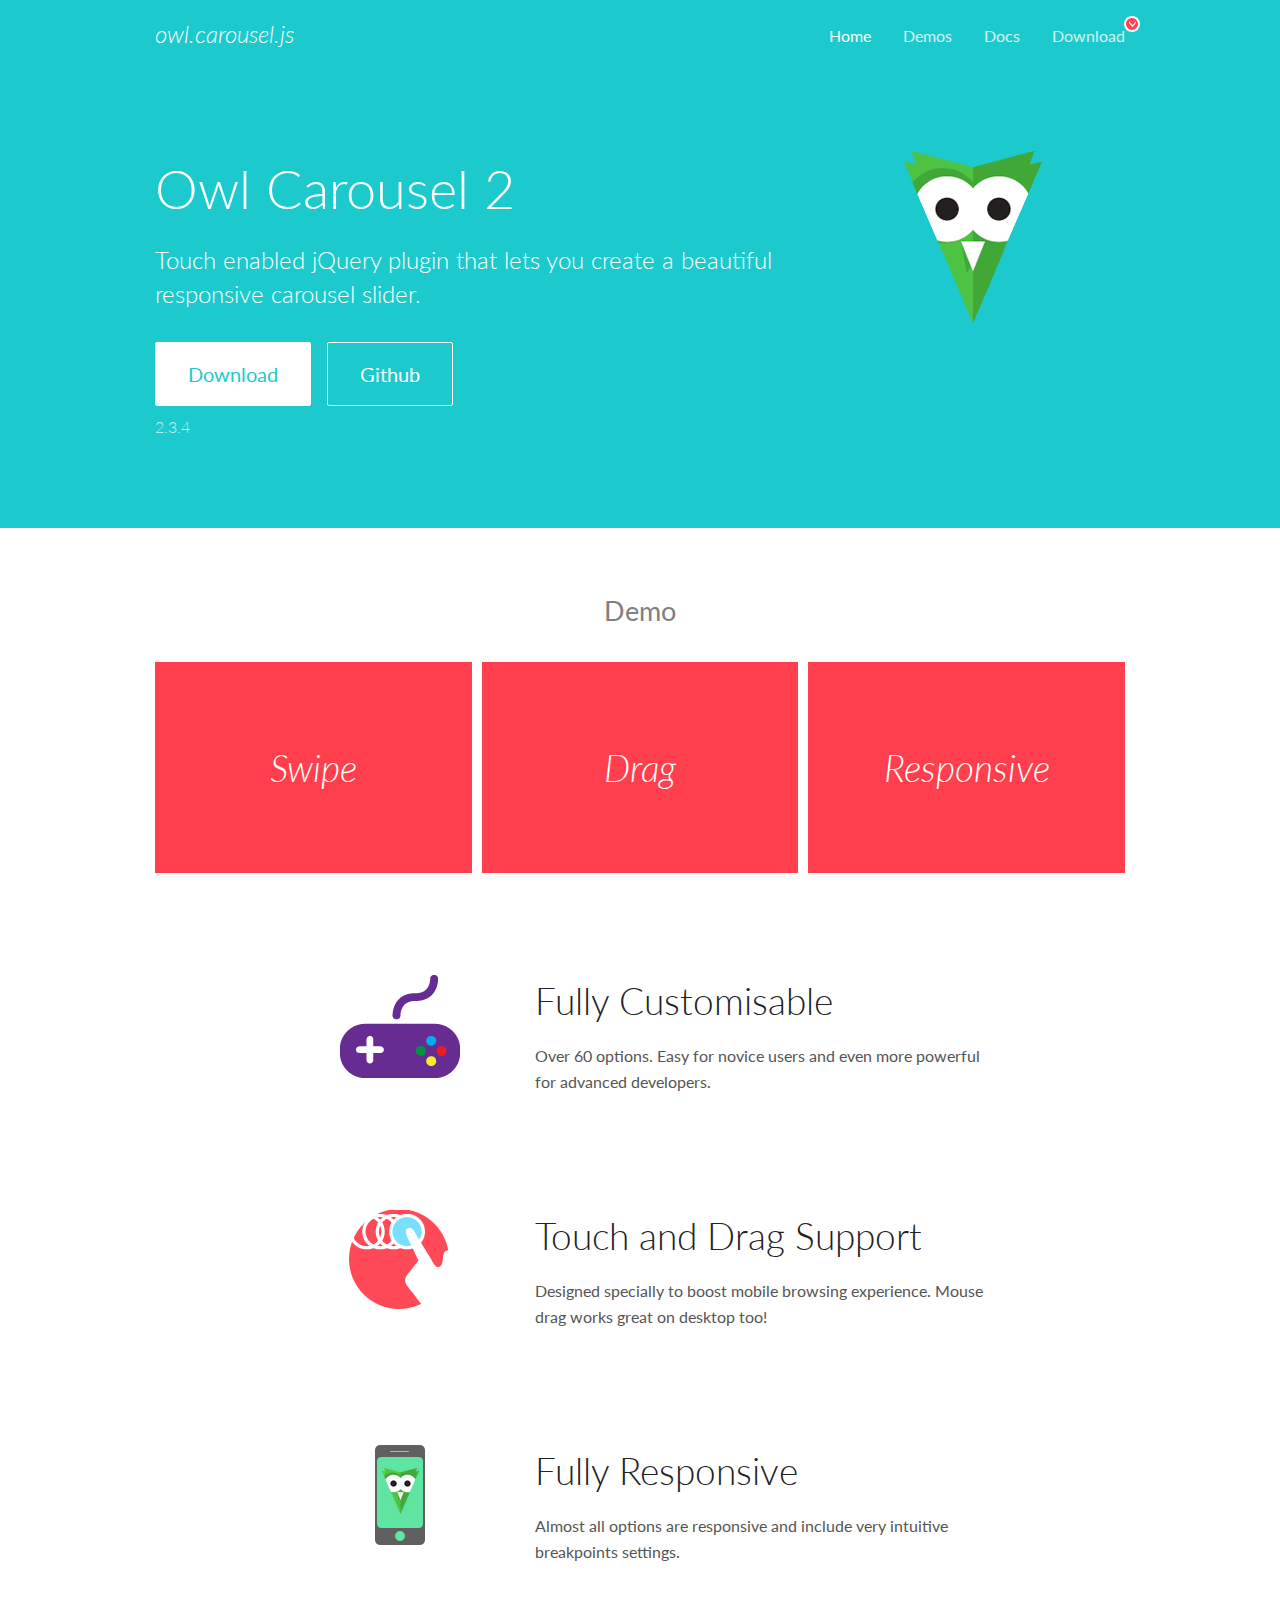
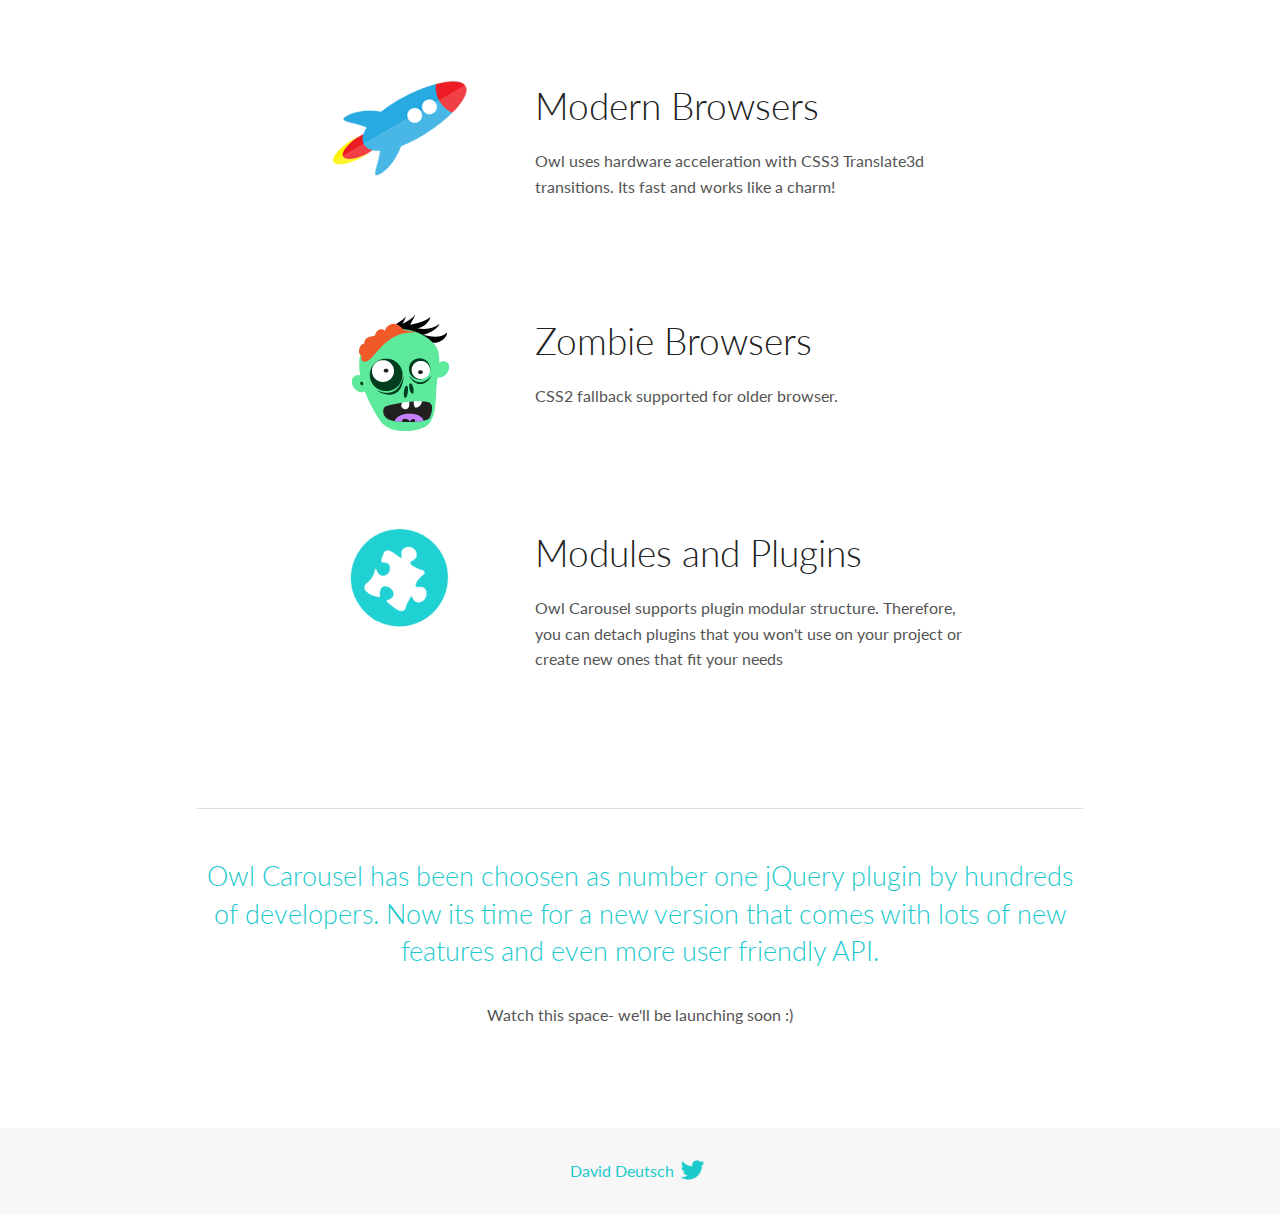
<file: OwlCarousel2-2.3.4/docs/index.html>
<!DOCTYPE html>
<html lang="en">
  <head>

    <!-- head -->
    <meta charset="utf-8">
    <meta name="msapplication-tap-highlight" content="no" />
    <meta name="viewport" content="width=device-width, initial-scale=1.0" />
    <meta name="description" content="Touch enabled jQuery plugin that lets you create beautiful responsive carousel slider.">
    <meta name="author" content="David Deutsch">
    <title>
      Home | Owl Carousel | 2.3.4
    </title>

    <!-- Stylesheets -->
    <link href='https://fonts.googleapis.com/css?family=Lato:300,400,700,400italic,300italic' rel='stylesheet' type='text/css'>
    <link rel="stylesheet" href="assets/css/docs.theme.min.css">

    <!-- Owl Stylesheets -->
    <link rel="stylesheet" href="assets/owlcarousel/assets/owl.carousel.min.css">
    <link rel="stylesheet" href="assets/owlcarousel/assets/owl.theme.default.min.css">

    <!-- HTML5 shim and Respond.js IE8 support of HTML5 elements and media queries -->

    <!--[if lt IE 9]>
      <script src="https://oss.maxcdn.com/libs/html5shiv/3.7.0/html5shiv.js"></script>
      <script src="https://oss.maxcdn.com/libs/respond.js/1.3.0/respond.min.js"></script>
    <![endif]-->

    <!-- Favicons -->
    <link rel="apple-touch-icon-precomposed" sizes="144x144" href="assets/ico/apple-touch-icon-144-precomposed.png">
    <link rel="shortcut icon" href="assets/ico/favicon.png">
    <link rel="shortcut icon" href="favicon.ico">

    <!-- Yeah i know js should not be in header. Its required for demos.-->

    <!-- javascript -->
    <script src="assets/vendors/jquery.min.js"></script>
    <script src="assets/owlcarousel/owl.carousel.js"></script>
  </head>
  <body>

    <!-- header -->
    <header class="header">
      <div class="row">
        <div class="large-12 columns">
          <div class="brand left">
            <h3>
              <a href="/OwlCarousel2/">owl.carousel.js</a> 
            </h3>
          </div>
          <a id="toggle-nav" class="right">
            <span></span> <span></span> <span></span> 
          </a> 
          <div class="nav-bar">
            <ul class="clearfix">
              <li class="active">
                <a href="/OwlCarousel2/index.html">Home</a> 
              </li>
              <li> <a href="/OwlCarousel2/demos/demos.html">Demos</a>  </li>
              <li> <a href="/OwlCarousel2/docs/started-welcome.html">Docs</a>  </li>
              <li>
                <a href="https://github.com/OwlCarousel2/OwlCarousel2/archive/2.3.4.zip">Download</a> 
                <span class="download"></span> 
              </li>
            </ul>
          </div>
        </div>
      </div>
    </header>

    <!-- home panel -->
    <section id="hero">
      <div class="row">
        <div class="large-8 medium-8 columns">
          <h1>Owl Carousel 2</h1>
          <h4>Touch enabled jQuery plugin that lets you create a beautiful responsive carousel slider.</h4>
          <a href="https://github.com/OwlCarousel2/OwlCarousel2/archive/2.3.4.zip" class="hero-button">Download</a> 
          <a href="https://github.com/OwlCarousel2/OwlCarousel2" class="hero-button outline">Github</a> 
          <p>2.3.4</p>
        </div>
        <div class="large-4 medium-4 columns">
          <img class="owl-logo" src="assets/img/owl-logo.png" alt="mr. Owl">
        </div>
      </div>
    </section>

    <!-- body -->
    <div class="home-demo">
      <div class="row">
        <div class="large-12 columns">
          <h3>Demo</h3>
          <div class="owl-carousel">
            <div class="item">
              <h2>Swipe</h2>
            </div>
            <div class="item">
              <h2>Drag</h2>
            </div>
            <div class="item">
              <h2>Responsive</h2>
            </div>
            <div class="item">
              <h2>CSS3</h2>
            </div>
            <div class="item">
              <h2>Fast</h2>
            </div>
            <div class="item">
              <h2>Easy</h2>
            </div>
            <div class="item">
              <h2>Free</h2>
            </div>
            <div class="item">
              <h2>Upgradable</h2>
            </div>
            <div class="item">
              <h2>Tons of options</h2>
            </div>
            <div class="item">
              <h2>Infinity</h2>
            </div>
            <div class="item">
              <h2>Auto Width</h2>
            </div>
          </div>
        </div>
      </div>
    </div>
    <script>
      var owl = $('.owl-carousel');
      owl.owlCarousel({
        margin: 10,
        loop: true,
        responsive: {
          0: {
            items: 1
          },
          600: {
            items: 2
          },
          1000: {
            items: 3
          }
        }
      })
    </script>

    <!-- features -->
    <div id="features">
      <div class="row">
        <div class="small-12 medium-9 small-centered columns">
          <section class="row feature">
            <div class="medium-4 small-12 columns">
              <img src="assets/img/feature-options.png" alt="">
            </div>
            <div class="medium-8 small-12 columns">
              <h2>Fully Customisable</h2>
              <p>Over 60 options. Easy for novice users and even more powerful for advanced developers.</p>
            </div>
          </section>
          <section class="row feature">
            <div class="medium-4 small-12 columns">
              <img src="assets/img/feature-drag.png" alt="">
            </div>
            <div class="medium-8 small-12 columns">
              <h2>Touch and Drag Support</h2>
              <p>Designed specially to boost mobile browsing experience. Mouse drag works great on desktop too!</p>
            </div>
          </section>
          <section class="row feature">
            <div class="medium-4 small-12 columns">
              <img src="assets/img/feature-responsive.png" alt="">
            </div>
            <div class="medium-8 small-12 columns">
              <h2>Fully Responsive</h2>
              <p>Almost all options are responsive and include very intuitive breakpoints settings.</p>
            </div>
          </section>
          <section class="row feature">
            <div class="medium-4 small-12 columns">
              <img src="assets/img/feature-modern.png" alt="">
            </div>
            <div class="medium-8 small-12 columns">
              <h2>Modern Browsers</h2>
              <p>Owl uses hardware acceleration with CSS3 Translate3d transitions. Its fast and works like a charm! </p>
            </div>
          </section>
          <section class="row feature">
            <div class="medium-4 small-12 columns">
              <img src="assets/img/feature-zombie.png" alt="">
            </div>
            <div class="medium-8 small-12 columns">
              <h2>Zombie Browsers</h2>
              <p>CSS2 fallback supported for older browser.</p>
            </div>
          </section>
          <section class="row feature">
            <div class="medium-4 small-12 columns">
              <img src="assets/img/feature-module.png" alt="">
            </div>
            <div class="medium-8 small-12 columns">
              <h2>Modules and Plugins</h2>
              <p>Owl Carousel supports plugin modular structure. Therefore, you can detach plugins that you won&#x27;t use on your project or create new ones that fit your needs</p>
            </div>
          </section>
        </div>
      </div>
    </div>

    <!-- footer -->
    <section id="teaser-text">
      <div class="row">
        <div class="small-12 medium-11 small-centered columns">
          <hr>
          <h3 id="owl-carousel-has-been-choosen-as-number-one-jquery-plugin-by-hundreds-of-developers-now-its-time-for-a-new-version-that-comes-with-lots-of-new-features-and-even-more-user-friendly-api-">Owl Carousel has been choosen as number one jQuery plugin by hundreds of developers. Now its time for a new version that comes with lots of new features and even more user friendly API.</h3>
          <p>Watch this space- we&#39;ll be launching soon :)</p>
        </div>
      </div>
    </section>

    <!-- footer -->
    <footer class="footer">
      <div class="row">
        <div class="large-12 columns">
          <h5>
            <a href="/OwlCarousel2/docs/support-contact.html">David Deutsch</a> 
            <a id="custom-tweet-button" href="https://twitter.com/share?url=https://github.com/OwlCarousel2/OwlCarousel2&text=Owl Carousel - This is so awesome! " target="_blank"></a> 
          </h5>
        </div>
      </div>
    </footer>

    <!-- vendors -->
    <script src="assets/vendors/highlight.js"></script>
    <script src="assets/js/app.js"></script>
  </body>
</html>
</file>
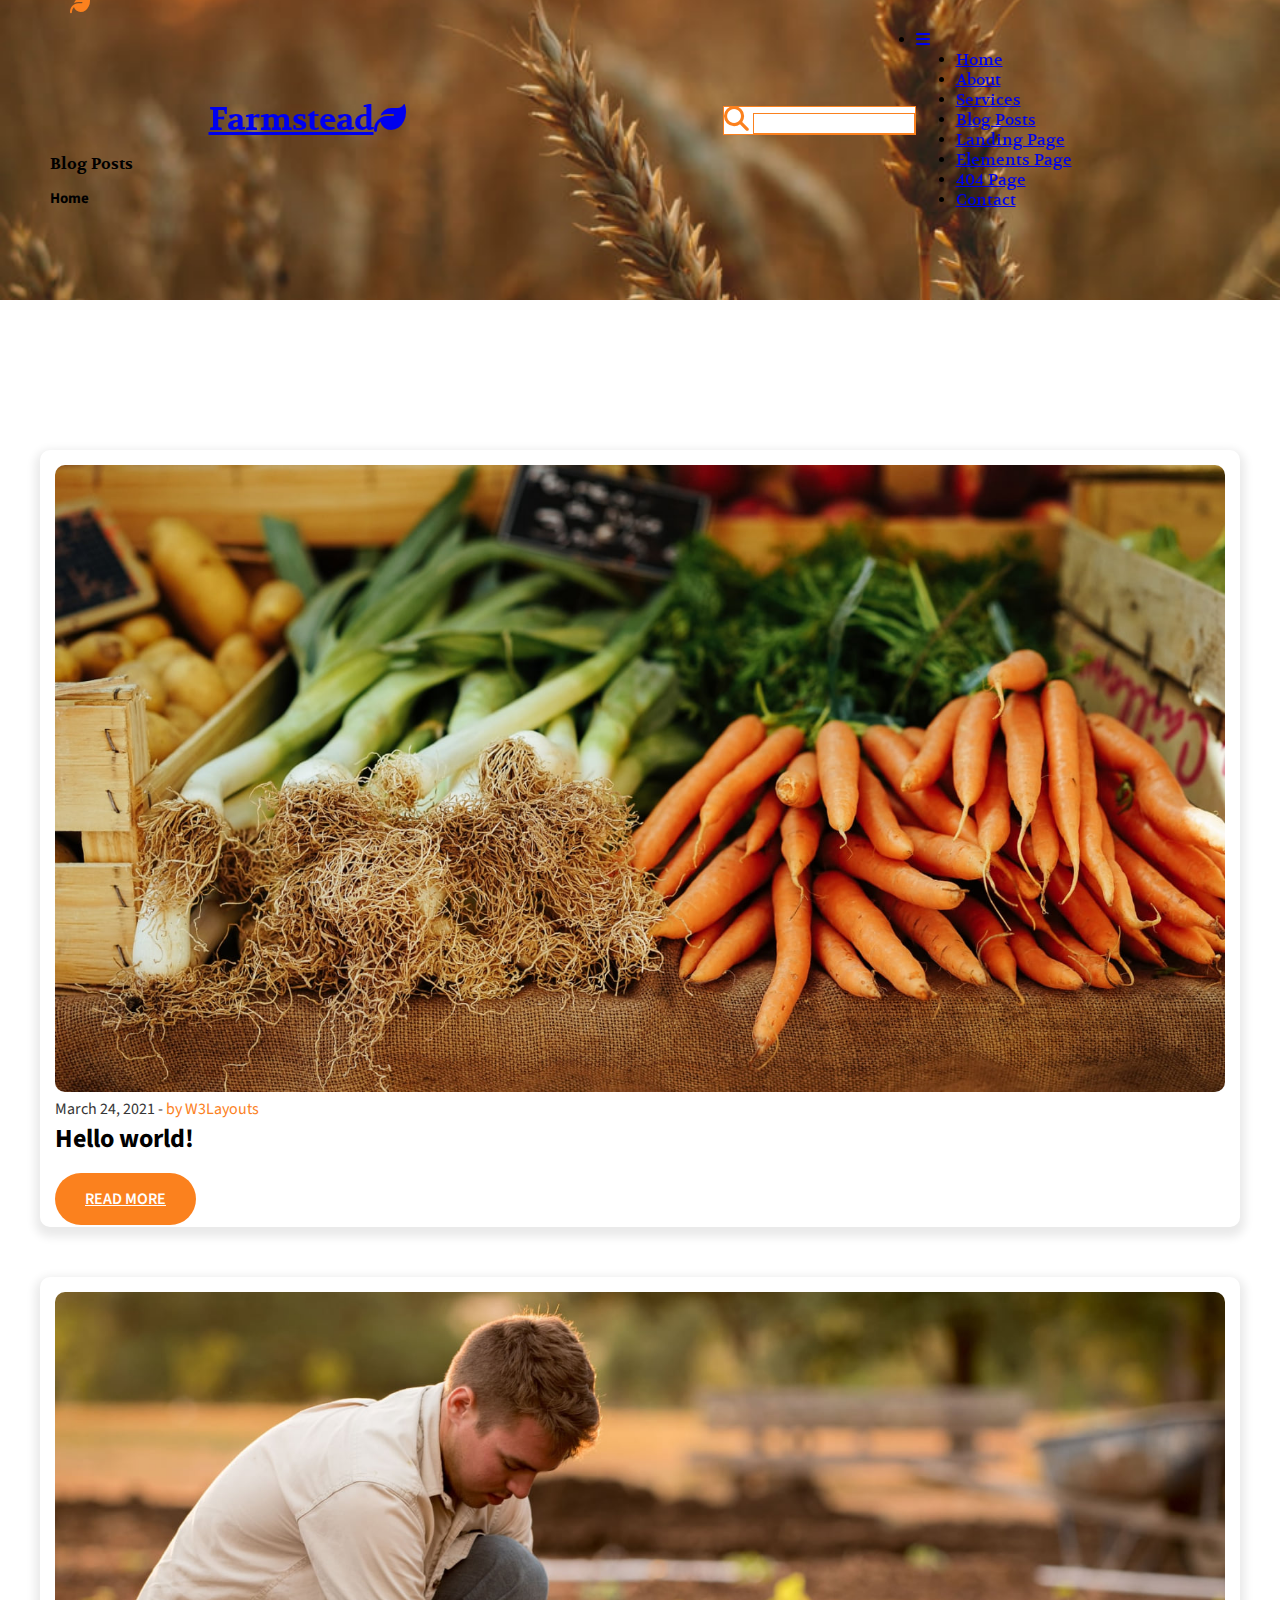
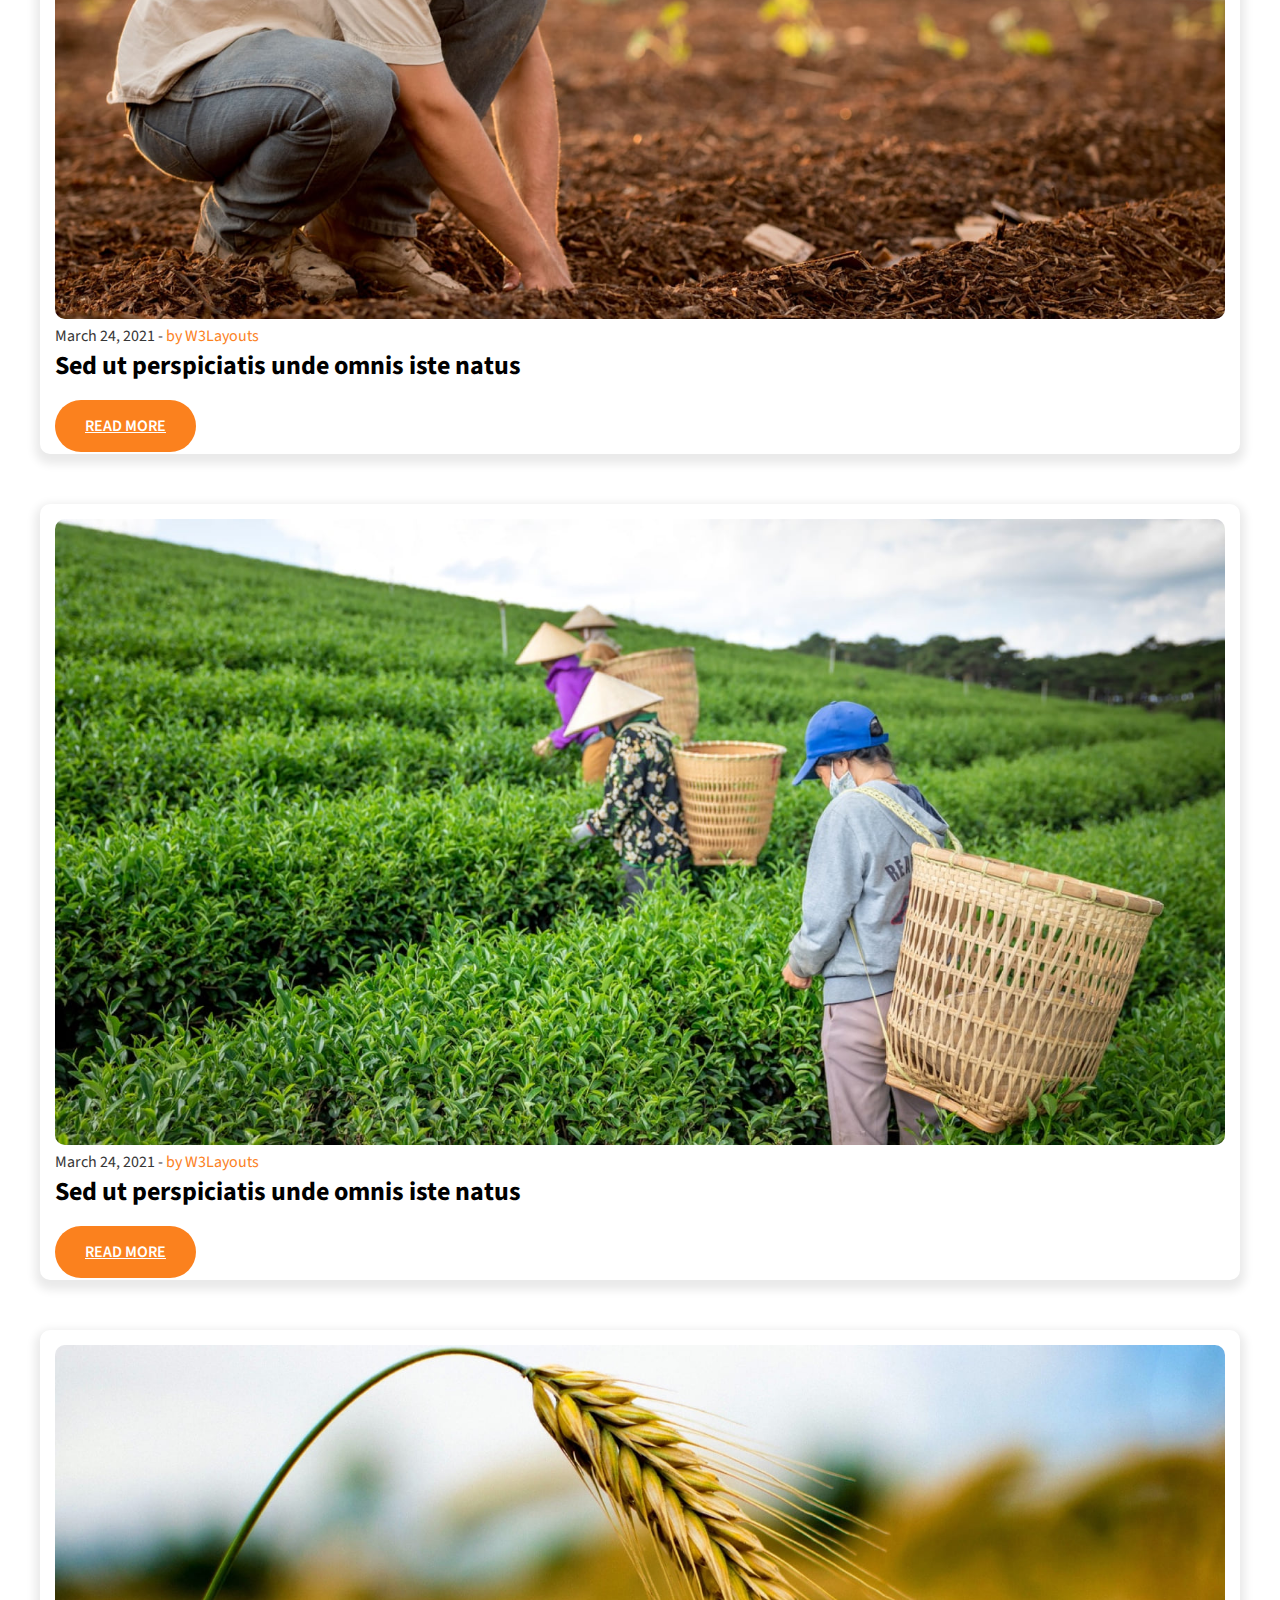
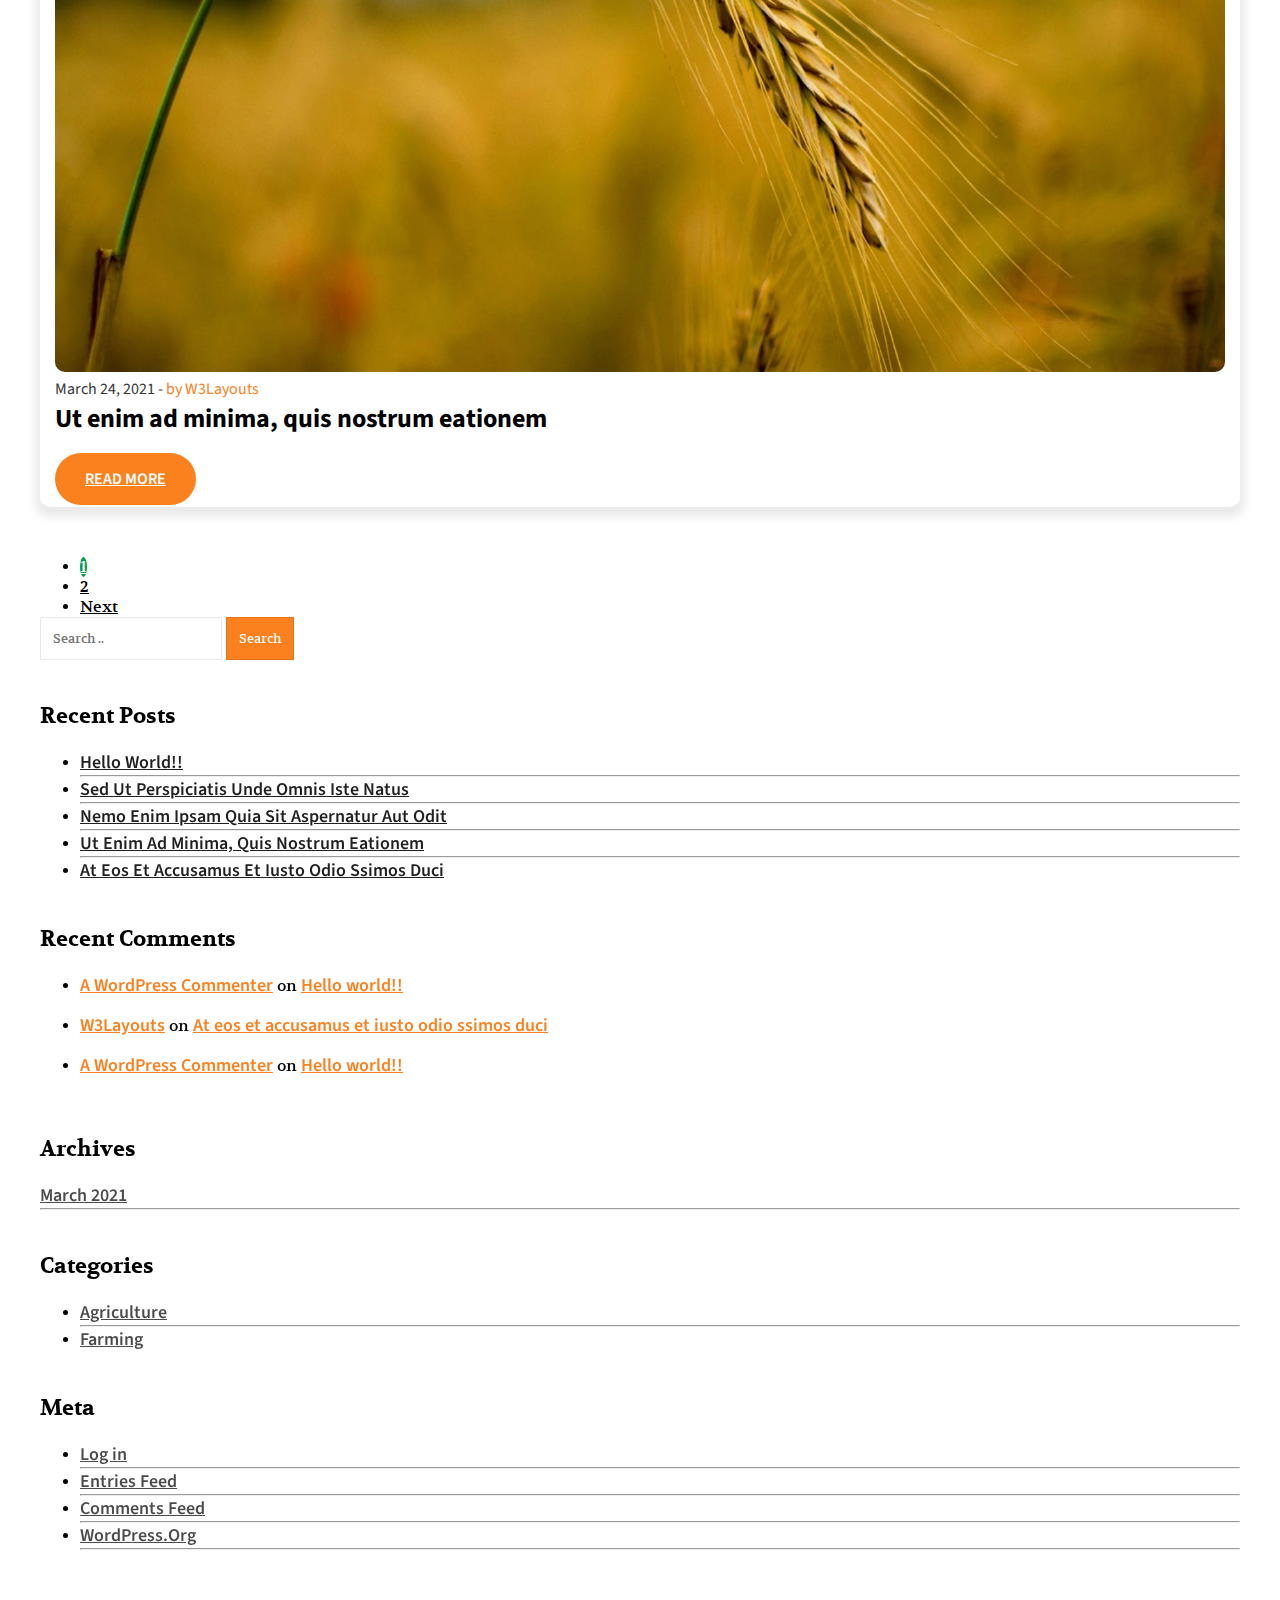
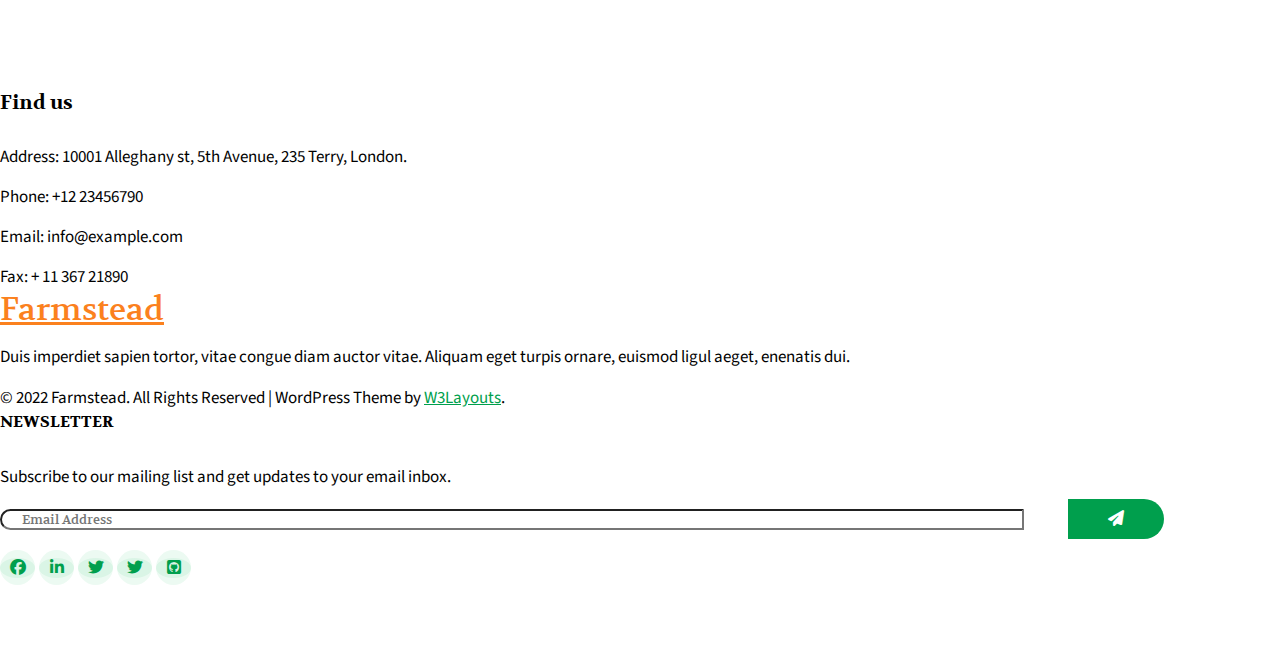
<file: blog.html>
<!DOCTYPE html>
<html lang="en">
  <head>
    <title>Farmstead</title>
    <!-- Required meta tags -->
    <meta charset="utf-8" />
    <meta
      name="viewport"
      content="width=device-width, initial-scale=1, shrink-to-fit=no"
    />

    <!-- Bootstrap CSS -->
    <link
      href="https://cdn.jsdelivr.net/npm/bootstrap@5.1.3/dist/css/bootstrap.min.css"
      rel="stylesheet"
      integrity="sha384-1BmE4kWBq78iYhFldvKuhfTAU6auU8tT94WrHftjDbrCEXSU1oBoqyl2QvZ6jIW3"
      crossorigin="anonymous"
    />

    <!-- Google Fonts -->
    <link
      href="//fonts.googleapis.com/css2?family=Volkhov:ital,wght@0,400;0,700;1,400;1,700&amp;display=swap"
      rel="stylesheet"
    />
    <link
      href="//fonts.googleapis.com/css2?family=Source+Sans+Pro:wght@200;300;400;600;700;900&amp;display=swap"
      rel="stylesheet"
    />
    <link
      href="https://wp.w3layouts.com/farmstead/wp-content/themes/farmstead/assets/css/style-liberty.css"
      rel="stylesheet"
    />

    <!-- Font Awesome -->
    <link
      rel="stylesheet"
      href="https://cdnjs.cloudflare.com/ajax/libs/font-awesome/6.1.1/css/all.min.css"
    />

    <!-- CSS -->
    <link rel="stylesheet" href="./index.html">
    <link rel="stylesheet" href="./css/blog.css" />
  </head>
  <body>
    <div class="container">
          <header class="header">
      <div class="container-fluid">
        <nav class="navbar navbar-expand-lg">
          <div class="navbar-item navbar-logo">
              <a class="navbar-brand" href="#"
                >Farmstead<i class="fa-solid fa-leaf"></i></a>
          </div>

          <div class="navbar-item navbar-content" id="navbarSupportedContent">
            <div class="navbar-content-item search-bar">
              <form>
                    <div class="input-group">
                      <span class="input-group-text" id="basic-addon1"
                        ><i class="fa-solid fa-magnifying-glass"></i
                      ></span>
                      <input type="text" />
                    </div>
              </form>
            </div>

            <div classs="navbar-content-item toggle-button">
               <li class="nav-item dropdown">
                <a
                      class="nav-link dropdown-toggle"
                      href="#"
                      id="navbarDropdown"
                      role="button"
                      data-bs-toggle="dropdown"
                      aria-expanded="false"
                >
                      <i class="fa-solid fa-bars"></i>
                </a>

                <ul class="dropdown-menu" aria-labelledby="navbarDropdown">
                  <li>
                        <a class="dropdown-item" href="./index.html">Home</a>
                  </li>
                  <li>
                        <a class="dropdown-item" href="./about.html">About</a>
                  </li>
                  <li>
                        <a class="dropdown-item" href="./services.html"
                          >Services</a
                        >
                  </li>
                  <li>
                        <a class="dropdown-item" href="./services.html"
                          >Blog Posts</a
                        >
                  </li>
                  <li>
                        <a class="dropdown-item" href="landing.html">Landing Page</a>
                  </li>
                  <li>
                        <a class="dropdown-item" href="elements.html">Elements Page</a>
                  </li>
                  <li>
                        <a class="dropdown-item" href="404.html">404 Page</a>
                  </li>
                  <li>
                        <a class="dropdown-item" href="contact.html">Contact</a>
                  </li>
                </ul>
              </li>
            </div>
          </div>
        </nav>
      </div>
    </header>

      <section class="blog-carousel">
        <div class="row">
          <div class="col-4">
            <div class="carousel-title">
              <h4>Blog Posts</h4>
              <a><p>Home</p></a>
            </div>
          </div>
          <div class="col-8">
            <div class="carousel-main">
              <img src="./img/bg3.jpg">
            </div>
          </div>
        </div>
      </section>

      <section class="blog-card">
        <div class="row">
          <div class="col-12 col-md-7">
            <div class="blog-item">
              <div class= "card">
                <img src="./img/new1.jpg" class="card-img-top" alt="blog cards">
                <div class="card-body">
                  <h6 class="card-title">March 24, 2021 - <span>by W3Layouts</span></h6>
                  <p class="card-text">Hello world!</p>
                  <a href="#" class="btn btn-primary">READ MORE</a>
                </div>
              </div>

              <div class="card">
                <img src="./img/new2.jpg" class="card-img-top" alt="blog cards">
                <div class="card-body">
                  <h6 class="card-title">March 24, 2021 - <span>by W3Layouts</span></h6>
                  <p class="card-text">Sed ut perspiciatis unde omnis iste natus</p>
                  <a href="#" class="btn btn-primary">READ MORE</a>
                </div>
              </div>

              <div class="card">
                <img src="./img/new3.jpg" class="card-img-top" alt="blog cards">
                <div class="card-body">
                  <h6 class="card-title">March 24, 2021 - <span>by W3Layouts</span></h6>
                  <p class="card-text">Sed ut perspiciatis unde omnis iste natus</p>
                  <a href="#" class="btn btn-primary">READ MORE</a>
                </div>
              </div>

              <div class="card">
                <img src="./img/new4.jpg" class="card-img-top" alt="blog cards">
                <div class="card-body">
                  <h6 class="card-title">March 24, 2021 - <span>by W3Layouts</span></h6>
                  <p class="card-text">Ut enim ad minima, quis nostrum eationem
                  </p>
                  <a href="#" class="btn btn-primary">READ MORE</a>
                </div>
              </div>
              <div class="nav-control">
                <ul class="nav nav-pills">
                  <li class="nav-item">
                    <a href="./blog.html" class="nav-link active">1</a>
                  </li>
                  <li class="nav-item">
                    <a href="./blog2.html" class="nav-link">2</a>
                  </li>
                  <li class="nav-item indicator">
                      <a href="./blog2.html" class="nav-link">Next</a>
                  </li>
                </ul>
              </div>
            </div>
          </div>

          <div class="col-12 col-md-4">
            <div class="blog-post">
              <form>
                <input type="text" placeholder="Search ..">
                <button>Search</button>
              </form>
              <div class="post-content">
                <div class="content recent-post">
                  <h2>Recent Posts</h2>
                  <ul>
                    <li>
                      <a href="https://wp.w3layouts.com/farmstead/2021/03/24/hello-world/">Hello World!!</a>                
                    </li>
                    <hr>
                    <li>
                      <a href="https://wp.w3layouts.com/farmstead/2021/03/24/nemo-enim-ipsam-quia-sit-aspernatur-aut-odit/">Sed Ut Perspiciatis Unde Omnis Iste Natus</a>                
                    </li>
                    <hr>
                    <li>
                      <a href="https://wp.w3layouts.com/farmstead/2021/03/24/ut-enim-ad-minima-quis-nostrum-eationem/">Nemo Enim Ipsam Quia Sit Aspernatur Aut Odit</a> 
                    </li>  
                    <hr>
                    <li>
                      <a href="https://wp.w3layouts.com/farmstead/2021/03/24/ut-enim-ad-minima-quis-nostrum-eationem/">Ut Enim Ad Minima, Quis Nostrum Eationem</a>
                    </li>
                    <hr>
                    <li>
                      <a href="https://wp.w3layouts.com/farmstead/2021/03/24/ut-enim-ad-minima-quis-nostrum-eationem/">At Eos Et Accusamus Et Iusto Odio Ssimos Duci</a>
                    </li>
                  </ul>
                </div>

                <div class="content recent-cmt">
                  <h2>Recent Comments</h2>
                  <ul>
                    <li>
                      <a href="https://wordpress.org/">A WordPress Commenter</a></span> on <span><a href="https://wp.w3layouts.com/farmstead/2021/03/24/hello-world/#comment-1">Hello world!!</a>
                    </li>

                    <li>
                      <a href="http://localhost/ubedullah/Wordpress/farmstead">W3Layouts</a><span> on </span><a href="https://wp.w3layouts.com/farmstead/2021/03/24/at-eos-et-accusamus-et-iusto-odio-ssimos-duci/#comment-3">At eos et accusamus et iusto odio ssimos duci</a></span>
                    </li>
                    
                    <li>
                      <a href="https://wordpress.org/">A WordPress Commenter</a> <span> on </span><a href="https://wp.w3layouts.com/farmstead/2021/03/24/hello-world/#comment-1">Hello world!!</a>
                    </li>
                  </ul>
                </div>

                <div class="content">
                  <h2>Archives</h2>
                  <a href="">March 2021</a>
                  <hr>
                </div>

                <div class="content">
                  <h2>Categories</h2>
                  <ul>
                    <li>
                      <a href="https://wordpress.org/">Agriculture</a>
                    </li>
                    <hr>
                    <li>
                      <a href="https://wordpress.org/">Farming</a>
                    </li>
                  </ul>
                </div>

                <div class="content">
                  <h2>Meta</h2>
                  <ul>
                    <li>
                      <a href="https://wp.w3layouts.com/farmstead/wp-login.php">Log in</a>
                    </li>
                    <hr>
                    <li>
                      <a href="https://wp.w3layouts.com/farmstead/feed/">Entries Feed</a>
                    </li>
                    <hr>
                    <li>
                      <a href="https://wp.w3layouts.com/farmstead/comments/feed/">Comments Feed</a>
                    </li>
                    <hr>
                    <li>
                      <a href="https://wordpress.org/">WordPress.Org</a>
                    </li>
                    <hr>
                  </ul>
                </div>
              </div>
            </div>
        </div>
      </section>

      <footer class="footer">
        <div class=row>
          <div class="col-12 col-md-4">
            <div class="findus-footer">
              <h3>Find us</h3>
              <p>Address: 10001 Alleghany st, 5th Avenue, 235 Terry, London.</p>
              <p>Phone: +12 23456790</p>
              <p>Email: info@example.com</p>
              <p>Fax: + 11 367 21890</p>
            </div>
          </div>
          <div class="col-12 col-md-4">
            <div class="farmstead-footer">
              <a class="navbar-brand" href="#">Farmstead<i class="fa-solid fa-leaf"></i></a>
              <p>Duis imperdiet sapien tortor, vitae congue diam auctor vitae. Aliquam eget turpis ornare, euismod ligul aeget, enenatis dui.</p>
              <p>© 2022 Farmstead. All Rights Reserved | WordPress Theme by <span><a href="https://w3layouts.com/">W3Layouts</a></span>.</p>
            </div>
          </div>
          <div class="col-12 col-md-4">
            <div class="news-footer">
              <h3>NEWSLETTER</h3>
              <p>Subscribe to our mailing list and get updates to your email inbox.</p>
              <form>
              <div class="input-group">
                <input type="text" class="form-control" placeholder="Email Address">
                <span class="input-group-text" id="basic-addon1"><i class="fa-solid fa-paper-plane"></i></span>
                </div>
              </div>
            </form>

            <div class="logo-footer">
                  <a href="https://www.facebook.com/w3layouts/"><i class="fa-brands fa-facebook"></i></a>
                  <a href="https://in.linkedin.com/company/w3layouts"><i class="fa-brands fa-linkedin-in"></i></a>
                  <a href="https://in.linkedin.com/company/w3layouts"><i class="fa-brands fa-twitter"></i></a>
                  
                  <a href="https://in.linkedin.com/company/w3layouts"><i class="fa-brands fa-twitter"></i></a>
                  
                  <a href="https://in.linkedin.com/company/w3layouts"><i class="fa-brands fa-github-square"></i></a>
                  
          </div>
            </div>
        </div>
      </footer>
    </div>

      <!-- Optional JavaScript -->
    <!-- jQuery first, then Popper.js, then Bootstrap JS -->

    <!-- JQuery -->
    <script
      src="https://code.jquery.com/jquery-3.3.1.slim.min.js"
      integrity="sha384-q8i/X+965DzO0rT7abK41JStQIAqVgRVzpbzo5smXKp4YfRvH+8abtTE1Pi6jizo"
      crossorigin="anonymous"
    ></script>
    <!-- Popper anf Bootstrap JS -->
    <script
      src="https://cdn.jsdelivr.net/npm/@popperjs/core@2.10.2/dist/umd/popper.min.js"
      integrity="sha384-7+zCNj/IqJ95wo16oMtfsKbZ9ccEh31eOz1HGyDuCQ6wgnyJNSYdrPa03rtR1zdB"
      crossorigin="anonymous"
    ></script>
    <script
      src="https://cdn.jsdelivr.net/npm/bootstrap@5.1.3/dist/js/bootstrap.min.js"
      integrity="sha384-QJHtvGhmr9XOIpI6YVutG+2QOK9T+ZnN4kzFN1RtK3zEFEIsxhlmWl5/YESvpZ13"
      crossorigin="anonymous"
    ></script>
    <script src="./myScript.js"></script>
  </body>
</html>
</file>
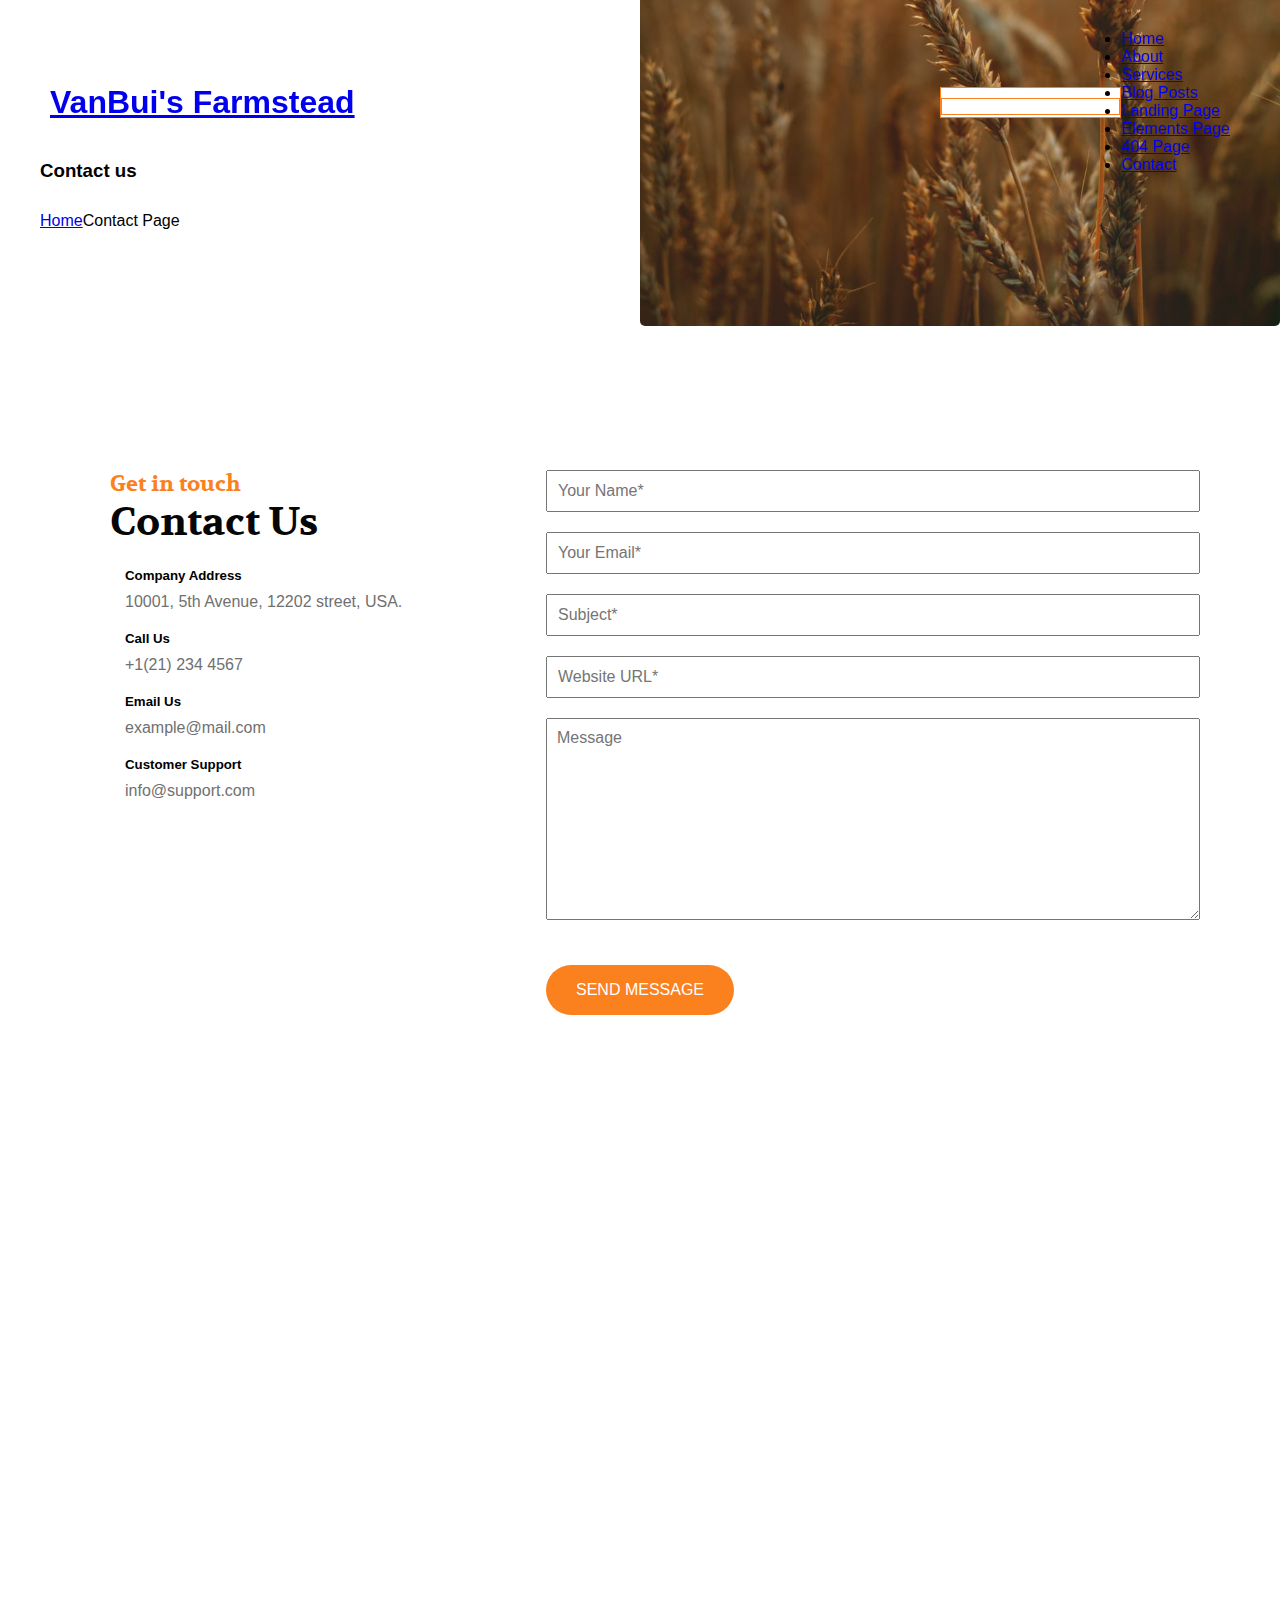
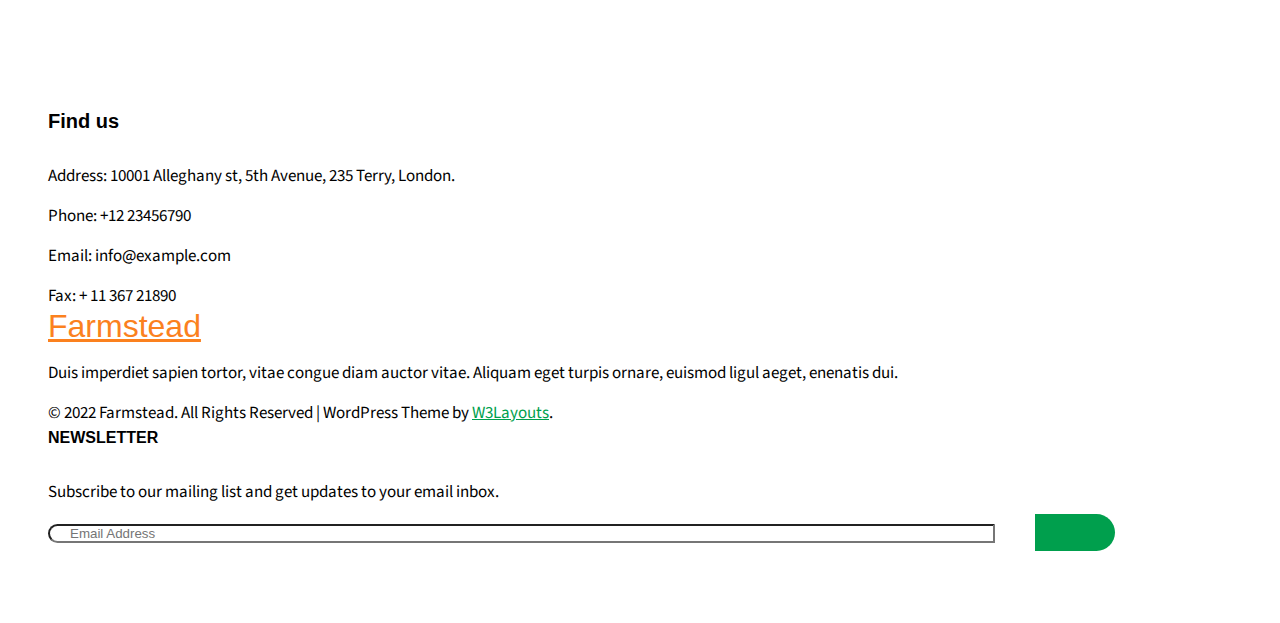
<file: contact.html>
<!DOCTYPE html>
<html lang="en">
  <head>
    <title>Title</title>
    <!-- Required meta tags -->
    <meta charset="utf-8" />
    <meta
      name="viewport"
      content="width=device-width, initial-scale=1, shrink-to-fit=no"
    />

    <!-- Bootstrap CSS -->
    <link
      href="https://cdn.jsdelivr.net/npm/bootstrap@5.1.3/dist/css/bootstrap.min.css"
      rel="stylesheet"
      integrity="sha384-1BmE4kWBq78iYhFldvKuhfTAU6auU8tT94WrHftjDbrCEXSU1oBoqyl2QvZ6jIW3"
      crossorigin="anonymous"
    />
    <link
      href="//fonts.googleapis.com/css2?family=Volkhov:ital,wght@0,400;0,700;1,400;1,700&amp;display=swap"
      rel="stylesheet"
    />
    <link
      href="//fonts.googleapis.com/css2?family=Source+Sans+Pro:wght@200;300;400;600;700;900&amp;display=swap"
      rel="stylesheet"
    />
    <link
      href="https://wp.w3layouts.com/farmstead/wp-content/themes/farmstead/assets/css/style-liberty.css"
      rel="stylesheet"
    />
    <link
      rel="stylesheet"
      href="https://cdnjs.cloudflare.com/ajax/libs/font-awesome/6.1.1/css/all.min.css"
      integrity="sha512-KfkfwYDsLkIlwQp6LFnl8zNdLGxu9YAA1QvwINks4PhcElQSvqcyVLLD9aMhXd13uQjoXtEKNosOWaZqXgel0g=="
      crossorigin="anonymous"
      referrerpolicy="no-referrer"
    />
    <link rel="stylesheet" href="./css/index.css" />
    <link rel="stylesheet" href="css/responsive.css">
  </head>
  <body>
    <header class="header">
      <div class="container-fluid">
        <nav class="navbar navbar-expand-lg">
          <div class="navbar-item navbar-logo">
              <a class="navbar-brand" href="#"
                >VanBui's Farmstead<i class="fa-solid fa-leaf"></i></a>
          </div>

          <div class="navbar-item navbar-content" id="navbarSupportedContent">
            <div class="navbar-content-item search-bar">
              <form>
                    <div class="input-group">
                      <span class="input-group-text" id="basic-addon1"
                        ><i class="fa-solid fa-magnifying-glass"></i
                      ></span>
                      <input type="text" />
                    </div>
              </form>
            </div>

            <div classs="navbar-content-item toggle-button">
               <li class="nav-item dropdown">
                <a
                      class="nav-link dropdown-toggle"
                      href="#"
                      id="navbarDropdown"
                      role="button"
                      data-bs-toggle="dropdown"
                      aria-expanded="false"
                >
                      <i class="fa-solid fa-bars"></i>
                </a>

                <ul class="dropdown-menu" aria-labelledby="navbarDropdown">
                  <li>
                        <a class="dropdown-item" href="./index.html">Home</a>
                  </li>
                  <li>
                        <a class="dropdown-item" href="./about.html">About</a>
                  </li>
                  <li>
                        <a class="dropdown-item" href="./services.html"
                          >Services</a
                        >
                  </li>
                  <li>
                        <a class="dropdown-item" href="./services.html"
                          >Blog Posts</a
                        >
                  </li>
                  <li>
                        <a class="dropdown-item" href="landing.html">Landing Page</a>
                  </li>
                  <li>
                        <a class="dropdown-item" href="elements.html">Elements Page</a>
                  </li>
                  <li>
                        <a class="dropdown-item" href="404.html">404 Page</a>
                  </li>
                  <li>
                        <a class="dropdown-item" href="contact.html">Contact</a>
                  </li>
                </ul>
              </li>
            </div>
          </div>
        </nav>
      </div>
    </header>

      <section class="contact_us">
        <div class="container">
            <div class="title">
                <div class="header_contact">
                    <h3>Contact us</h3>
                    <div class="contact_text">
                        <a href="home.html">Home</a>
                        <i class="fa-solid fa-angles-right"></i>
                        <p>Contact Page</p>
                    </div>
                </div>
                <div class="main">
                    <img src="./img/bg3.jpg" alt="">
                </div>
            </div>
        </div>
      </section>
      <section class="contact">
        <div class="container">
          <div class="title">
            <div class="header_1">
              <h4>Get in touch</h4>
              <h2>Contact Us</h2>
              <div class="contact_details">
                <div class="contact_left">
                  <i class="fa fa-globe"></i>
                </div>
                <div class="contact_right">
                  <h5>Company Address</h5>
                  <p>10001, 5th Avenue, 12202 street, USA.</p>
                </div>
              </div>
              <div class="contact_details">
                <div class="contact_left">
                  <i class="fa fa-phone"></i>
                </div>
                <div class="contact_right">
                  <h5>Call Us</h5>
                  <p class="p">+1(21) 234 4567</p>
                </div>
              </div>
              <div class="contact_details">
                <div class="contact_left">
                  <i class="fa fa-envelope-open"></i>
                </div>
                <div class="contact_right">
                  <h5>Email Us</h5>
                  <p class="p">example@mail.com</p>
                </div>
              </div>
              <div class="contact_details">
                <div class="contact_left">
                  <i class="fa fa-headphones"></i>
                </div>
                <div class="contact_right">
                  <h5>Customer Support</h5>
                  <p class="p">info@support.com</p>
                </div>
              </div>
            </div>
  
            <div class="main">
              <form action="" class="form">
                <input type="text" placeholder="Your Name*" />
                <input type="email" placeholder="Your Email*" />
                <input type="text" placeholder="Subject*" />
                <input type="text" placeholder="Website URL*" />
                <textarea
                  name=""
                  id=""
                  cols="30"
                  rows="10"
                  placeholder="Message"
                ></textarea>
              </form>
              <button class="button">SEND MESSAGE</button>
            </div>
          </div>
        </div>
      </section>
      <section class="map">
        <iframe
          src="https://www.google.com/maps/embed?pb=!1m18!1m12!1m3!1d11376752.594242359!2d-6.938468971235067!3d45.880762313191624!2m3!1f0!2f0!3f0!3m2!1i1024!2i768!4f13.1!3m3!1m2!1s0xd54a02933785731%3A0x6bfd3f96c747d9f7!2zUGjDoXA!5e0!3m2!1svi!2s!4v1657352078976!5m2!1svi!2s"
          width="100%"
          height="450"
          style="border: 0"
          allowfullscreen=""
          loading="lazy"
          referrerpolicy="no-referrer-when-downgrade"
        ></iframe>
      </section>
    <footer class="footer">
      <div class=row>
        <div class="col-12 col-md-4">
          <div class="findus-footer">
            <h3>Find us</h3>
            <p>Address: 10001 Alleghany st, 5th Avenue, 235 Terry, London.</p>
            <p>Phone: +12 23456790</p>
            <p>Email: info@example.com</p>
            <p>Fax: + 11 367 21890</p>
          </div>
        </div>
        <div class="col-12 col-md-4">
          <div class="farmstead-footer">
            <a class="navbar-brand" href="#">Farmstead<i class="fa-solid fa-leaf"></i></a>
            <p>Duis imperdiet sapien tortor, vitae congue diam auctor vitae. Aliquam eget turpis ornare, euismod ligul aeget, enenatis dui.</p>
            <p>© 2022 Farmstead. All Rights Reserved | WordPress Theme by <span><a href="https://w3layouts.com/">W3Layouts</a></span>.</p>
          </div>
        </div>
        <div class="col-12 col-md-4">
          <div class="news-footer">
            <h3>NEWSLETTER</h3>
            <p>Subscribe to our mailing list and get updates to your email inbox.</p>
            <form>
            <div class="input-group">
              <input type="text" class="form-control" placeholder="Email Address">
              <span class="input-group-text" id="basic-addon1"><i class="fa-solid fa-paper-plane"></i></span>
              </div>
            </div>
          </form>

          <div class="logo-footer">
                <a href="https://www.facebook.com/w3layouts/"><i class="fa-brands fa-facebook"></i></a>
                <a href="https://in.linkedin.com/company/w3layouts"><i class="fa-brands fa-linkedin-in"></i></a>
                <a href="https://in.linkedin.com/company/w3layouts"><i class="fa-brands fa-twitter"></i></a>
                
                <a href="https://in.linkedin.com/company/w3layouts"><i class="fa-brands fa-twitter"></i></a>
                
                <a href="https://in.linkedin.com/company/w3layouts"><i class="fa-brands fa-github-square"></i></a>
                
        </div>
          </div>
        </div>
      </div>
    </footer>
    <!-- Optional JavaScript porfolio-->
    <!-- jQuery first, then Popper.js, then Bootstrap JS -->
    <script
      src="https://code.jquery.com/jquery-3.3.1.slim.min.js"
      integrity="sha384-q8i/X+965DzO0rT7abK41JStQIAqVgRVzpbzo5smXKp4YfRvH+8abtTE1Pi6jizo"
      crossorigin="anonymous"
    ></script>
    <script
      src="https://cdn.jsdelivr.net/npm/@popperjs/core@2.10.2/dist/umd/popper.min.js"
      integrity="sha384-7+zCNj/IqJ95wo16oMtfsKbZ9ccEh31eOz1HGyDuCQ6wgnyJNSYdrPa03rtR1zdB"
      crossorigin="anonymous"
    ></script>
    <script
      src="https://cdn.jsdelivr.net/npm/bootstrap@5.1.3/dist/js/bootstrap.min.js"
      integrity="sha384-QJHtvGhmr9XOIpI6YVutG+2QOK9T+ZnN4kzFN1RtK3zEFEIsxhlmWl5/YESvpZ13"
      crossorigin="anonymous"
    ></script>
  </body>
</html>
</file>
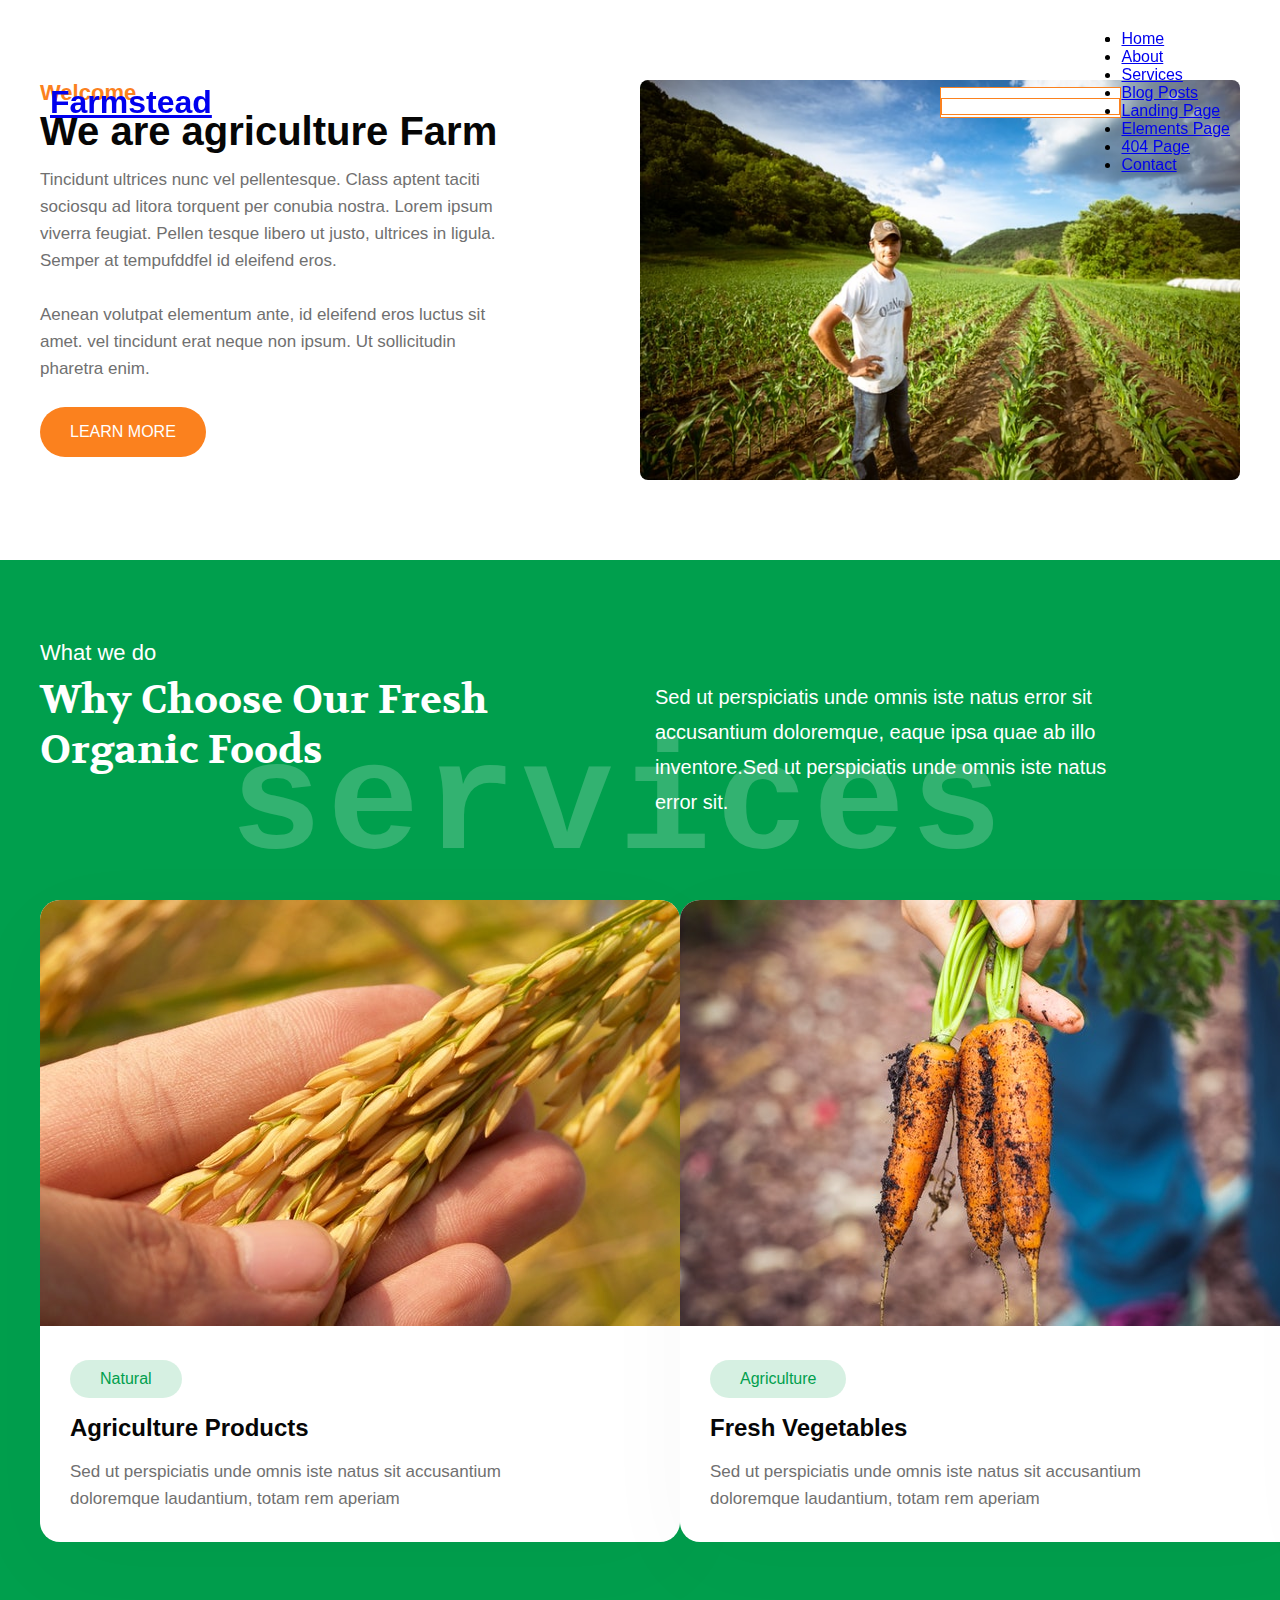
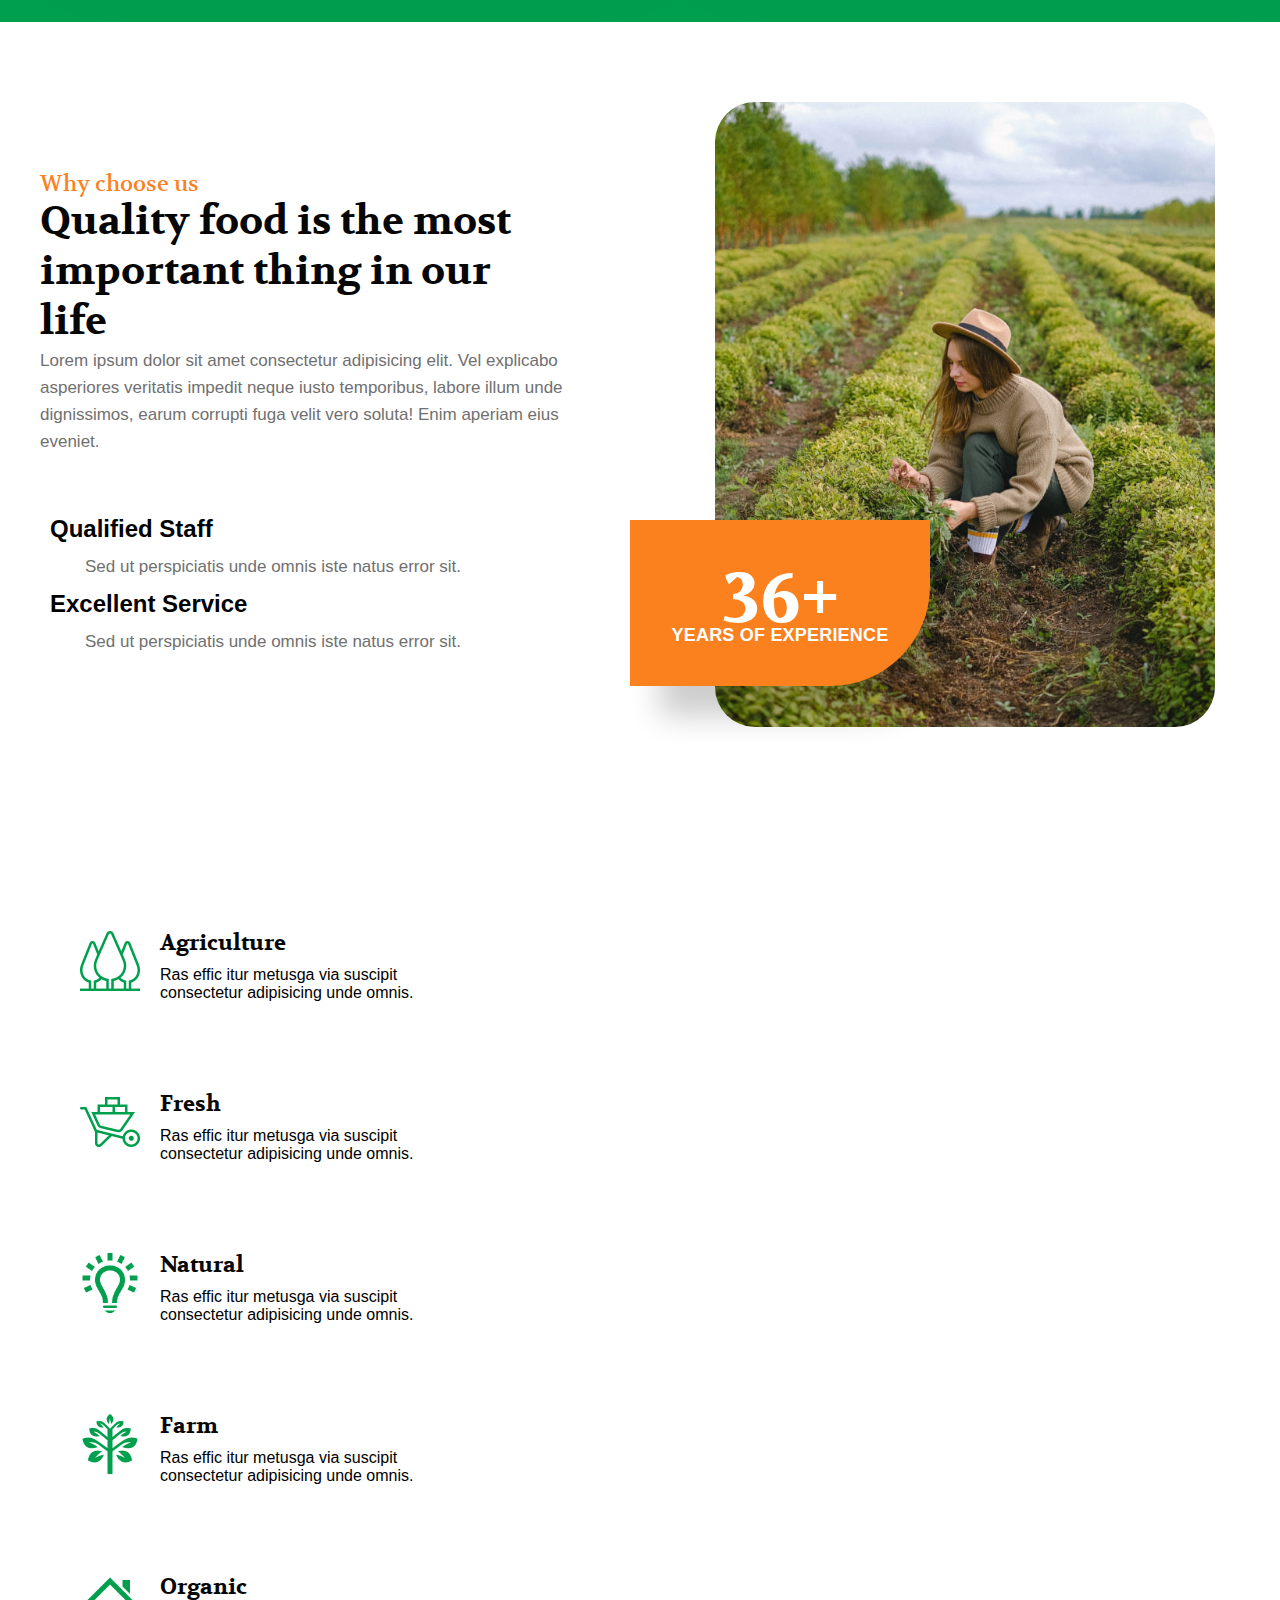
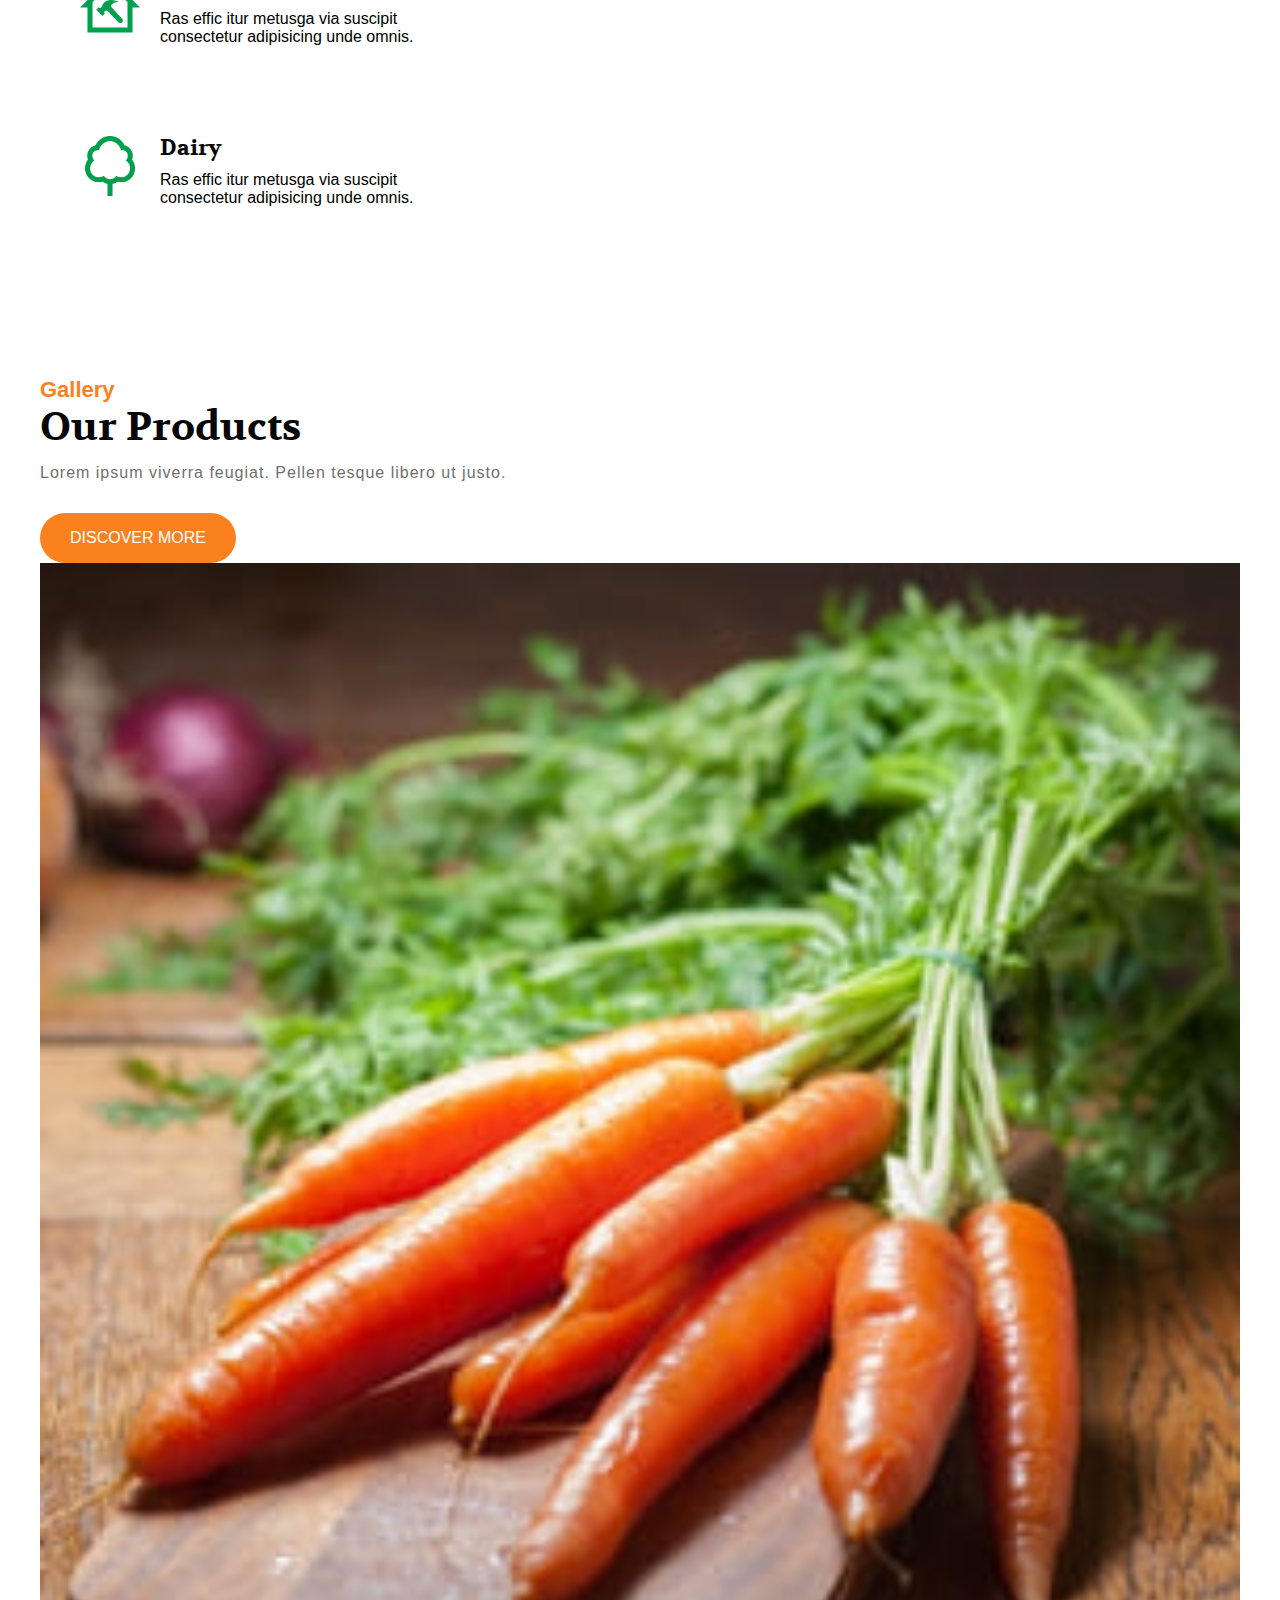
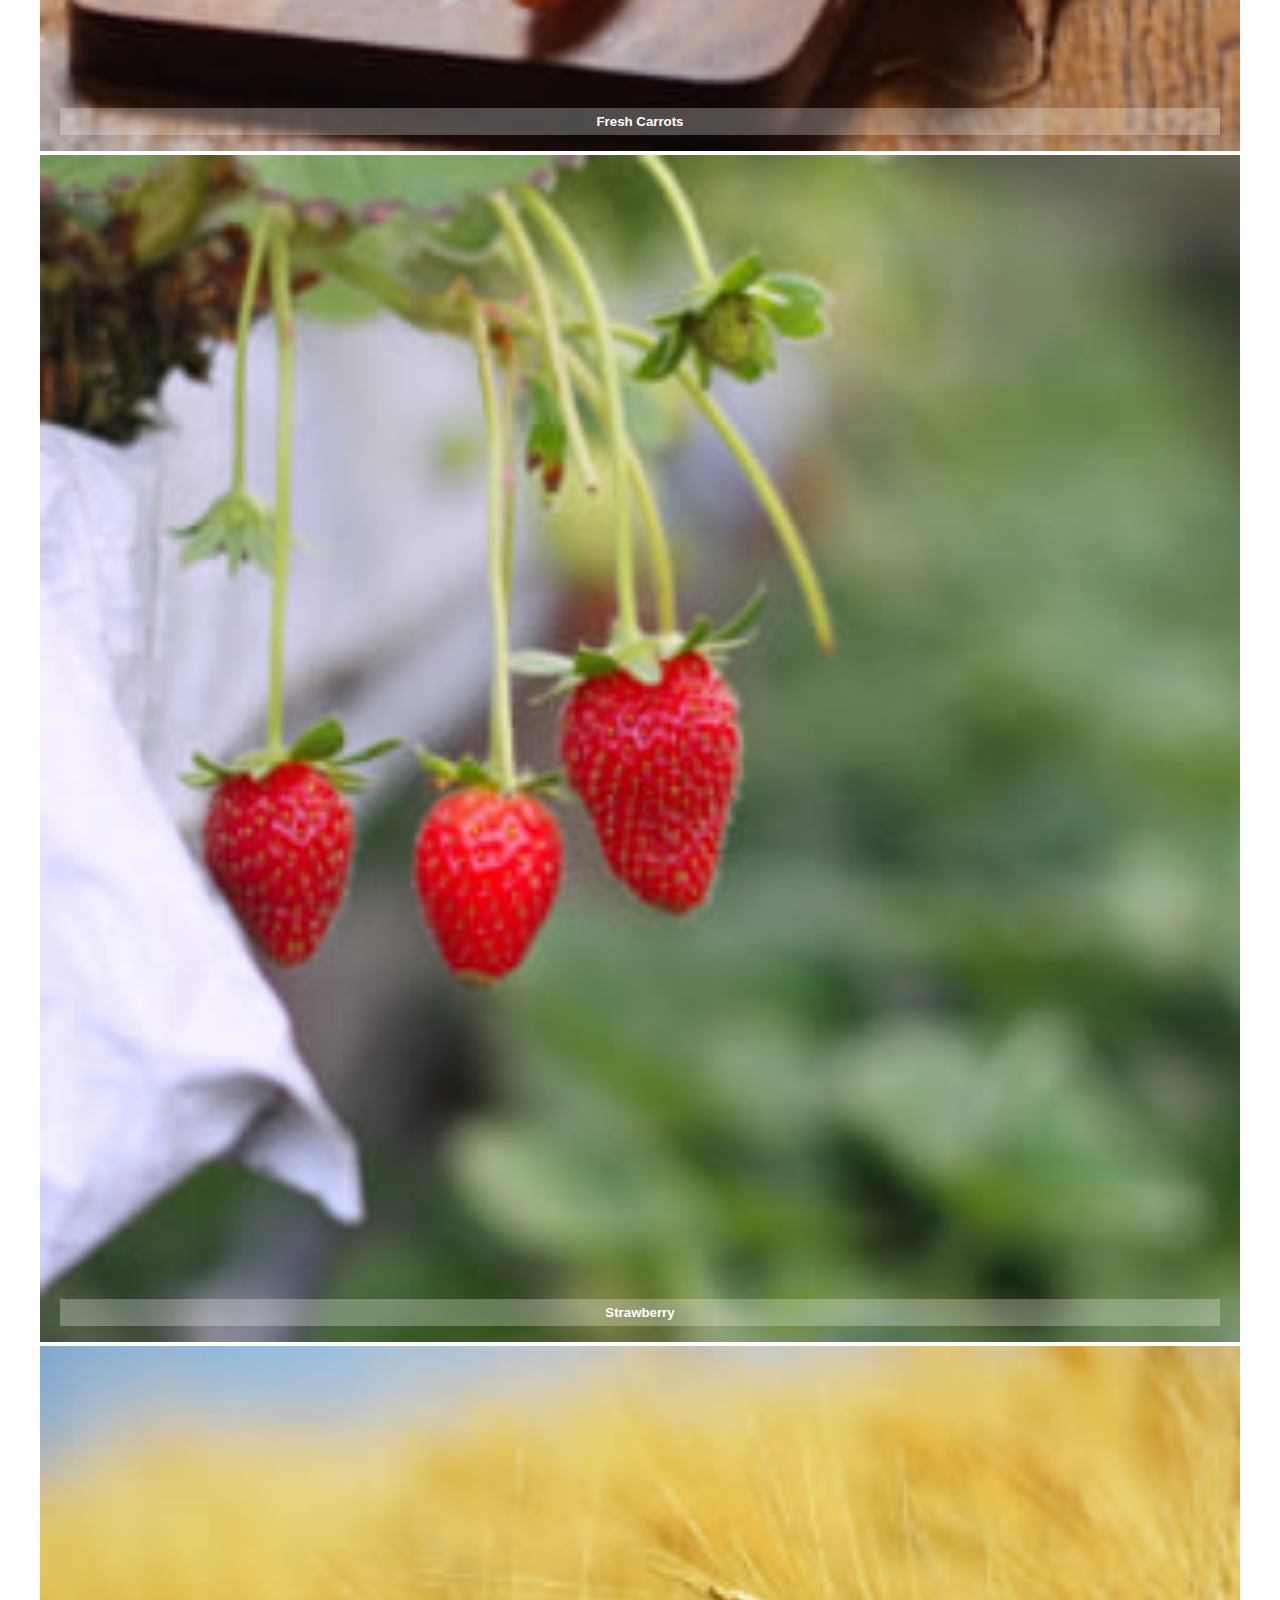
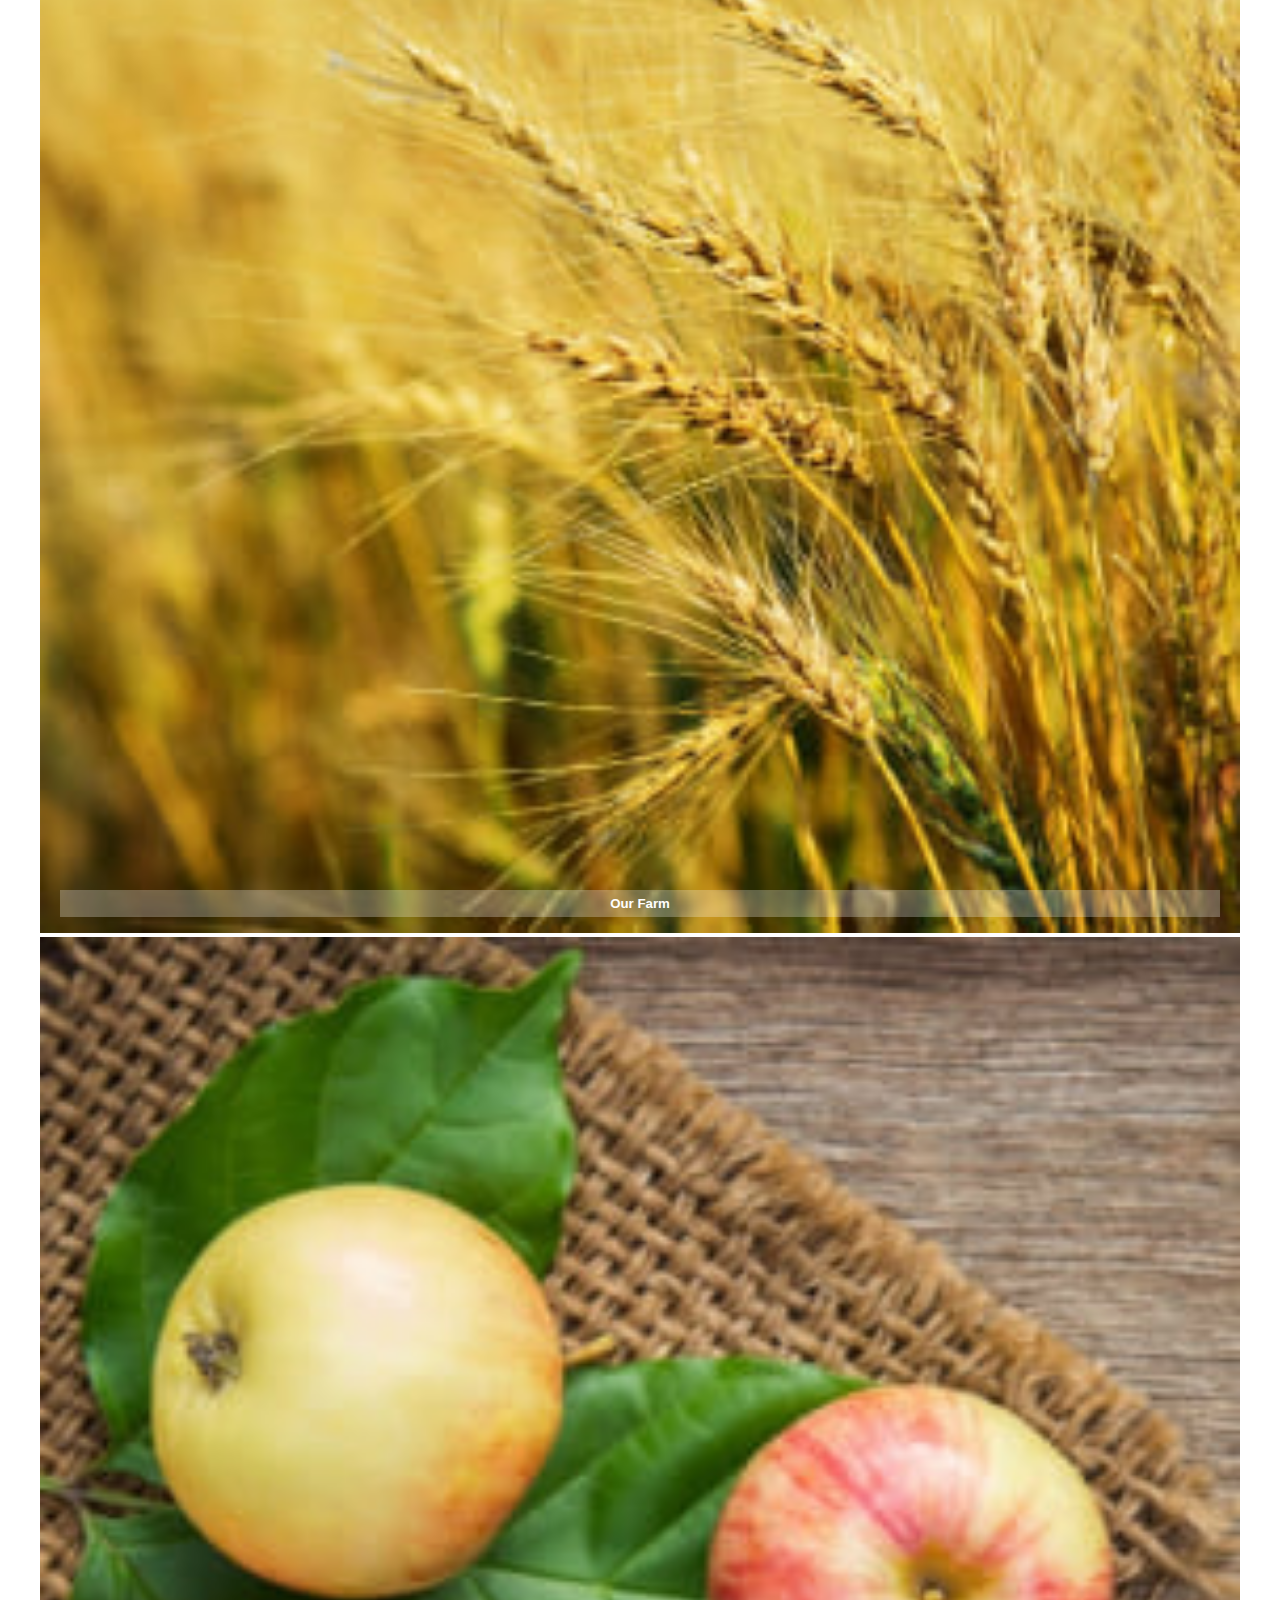
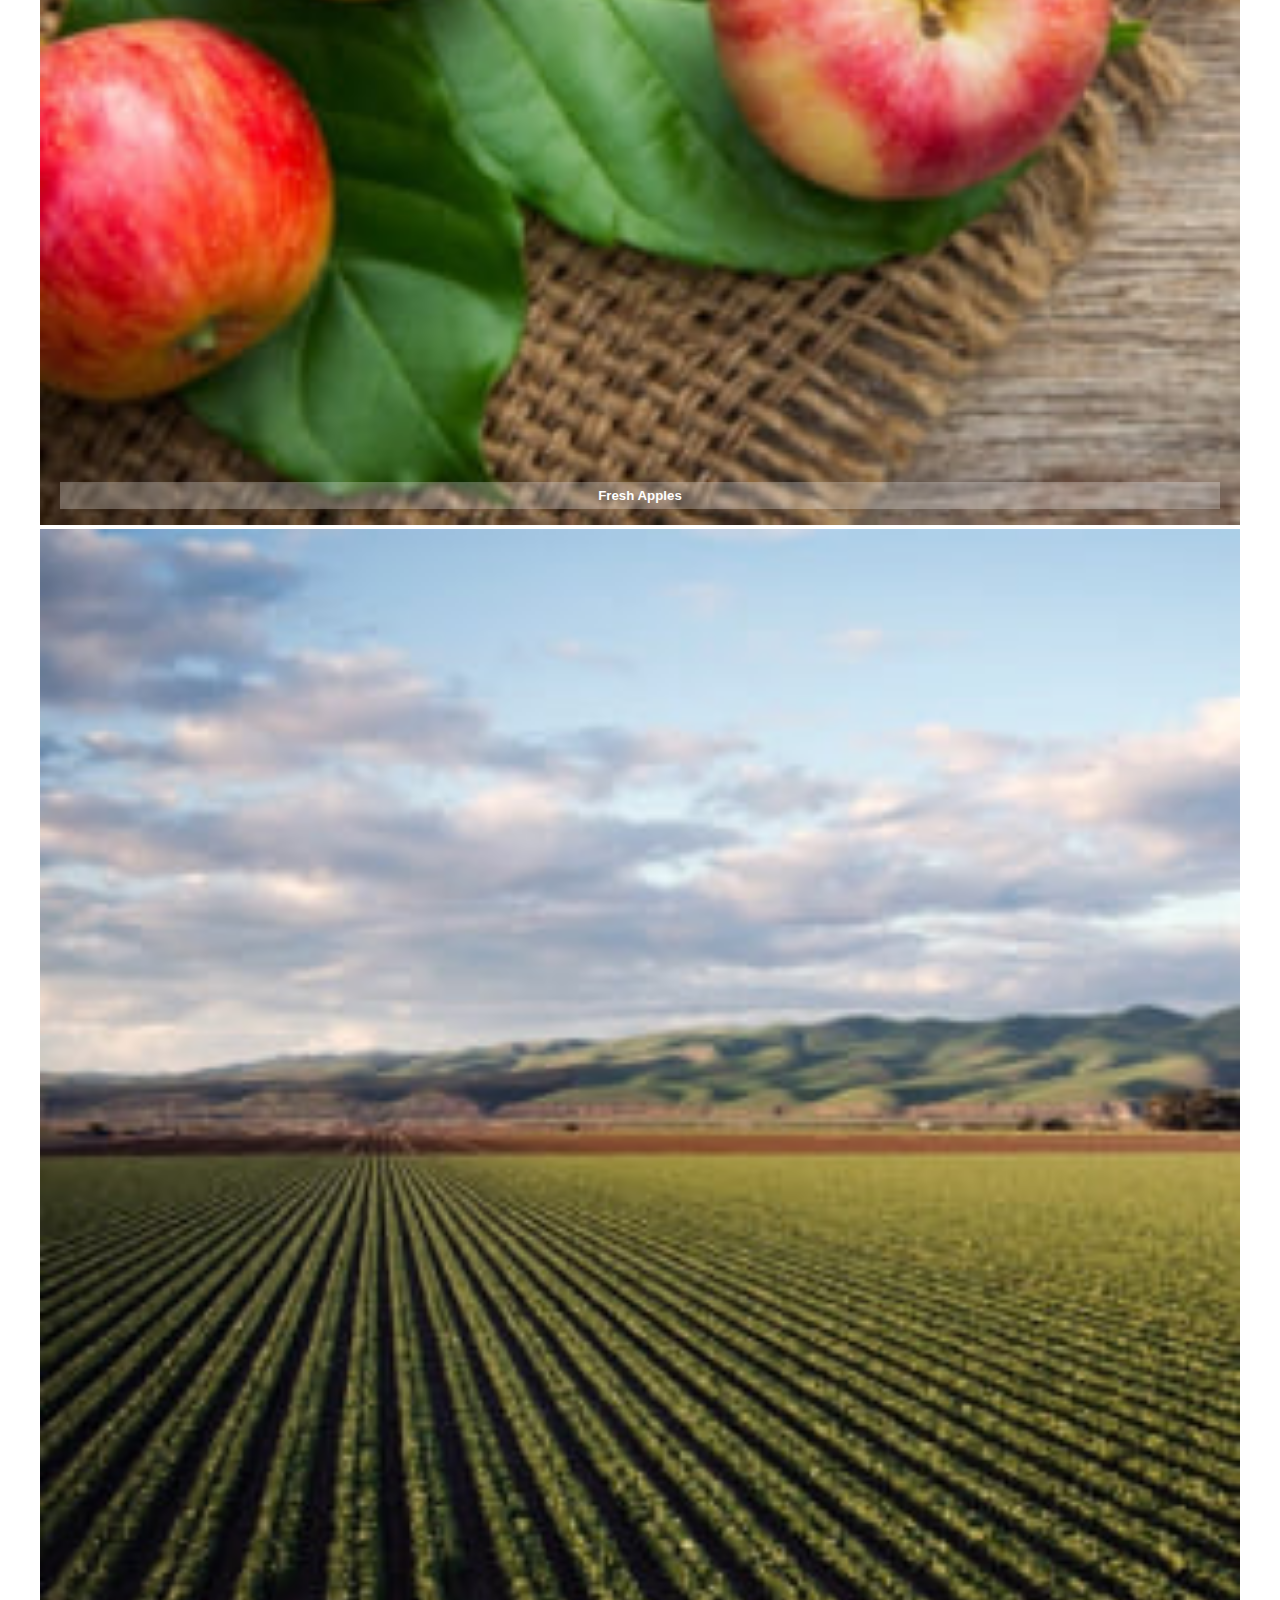
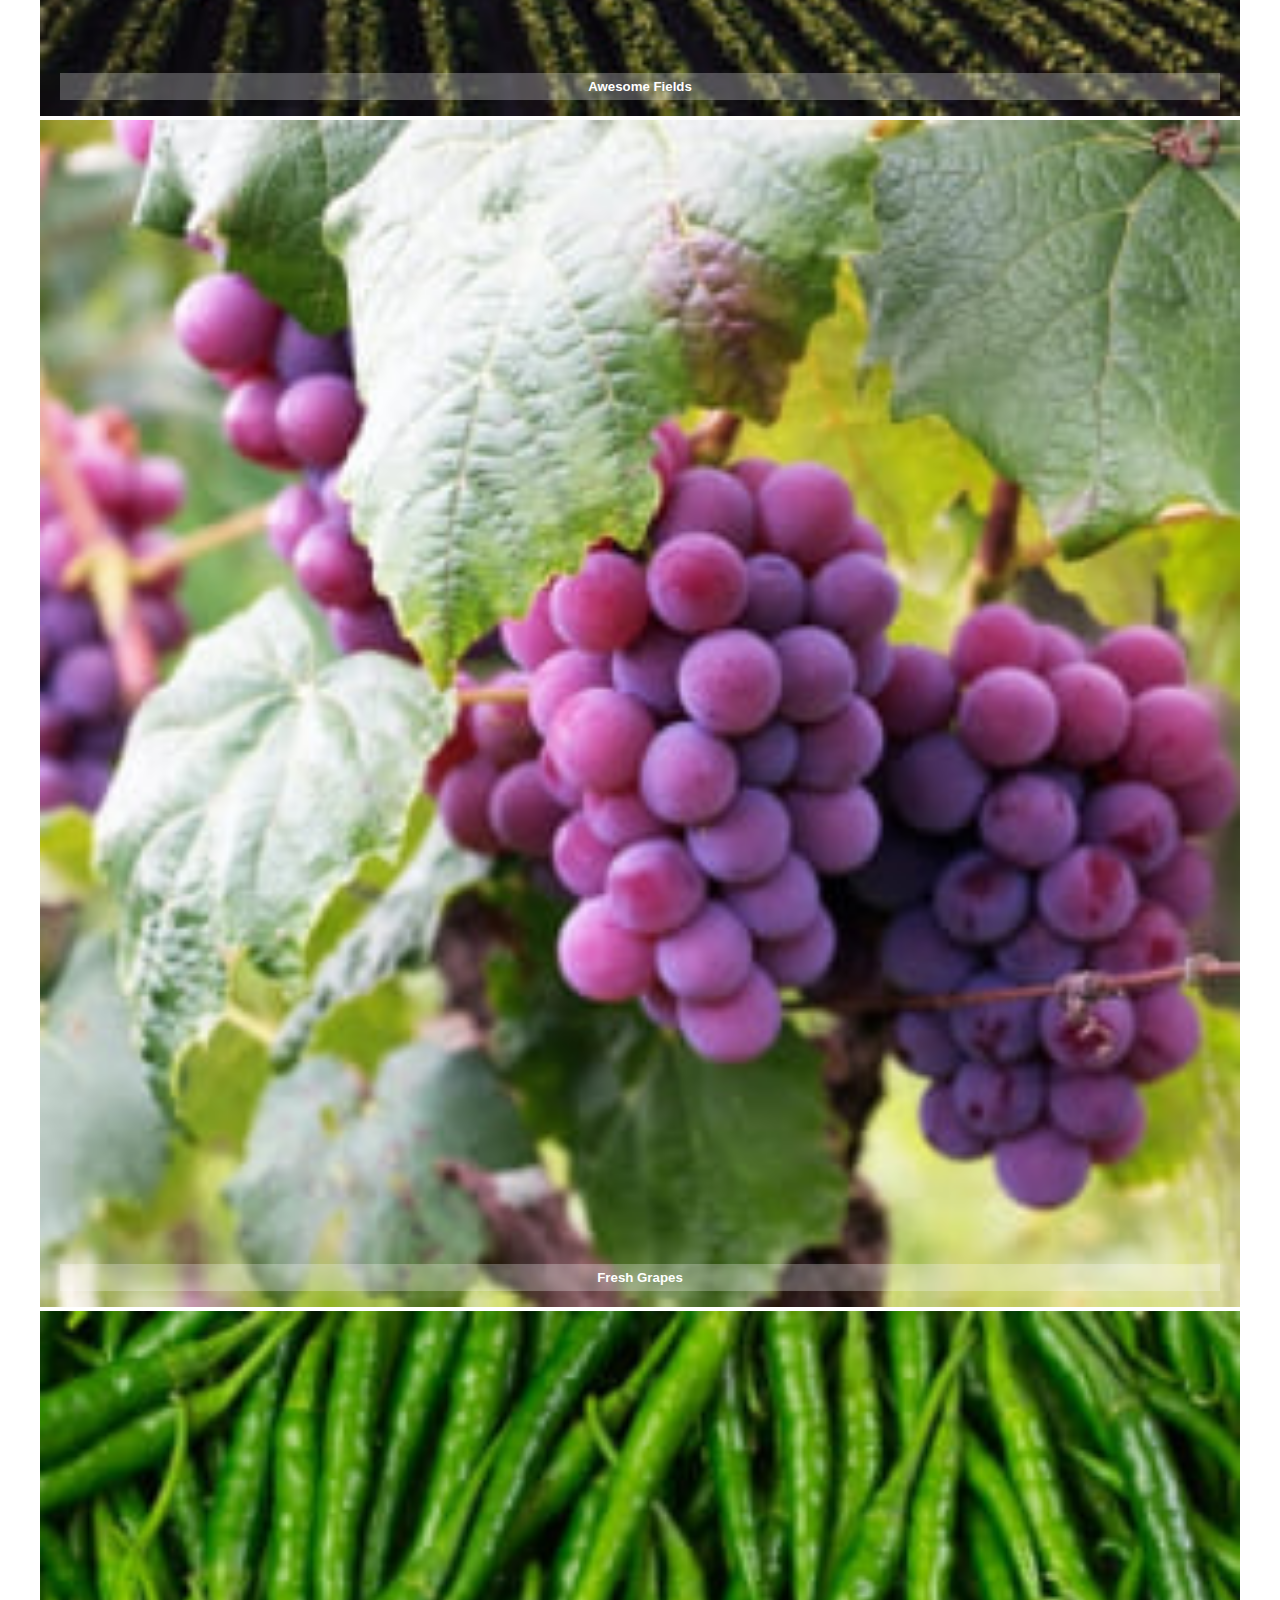
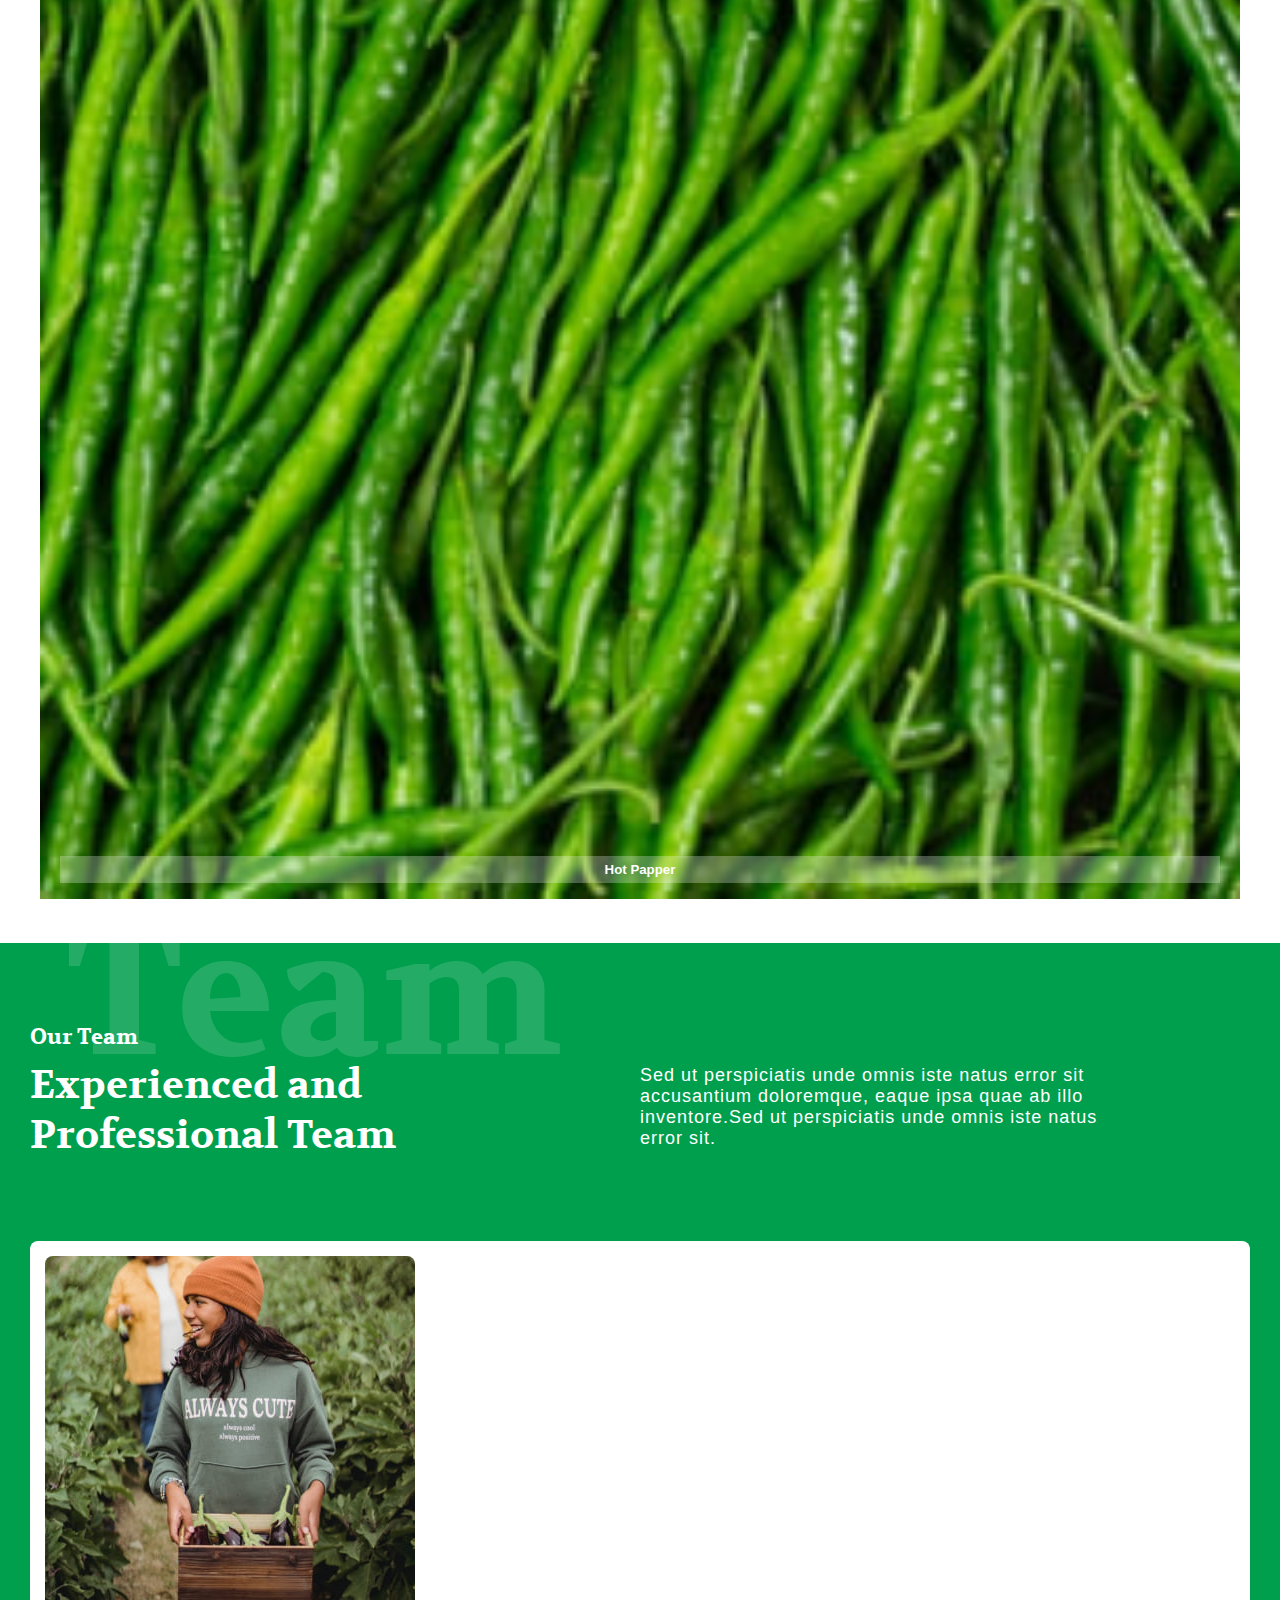
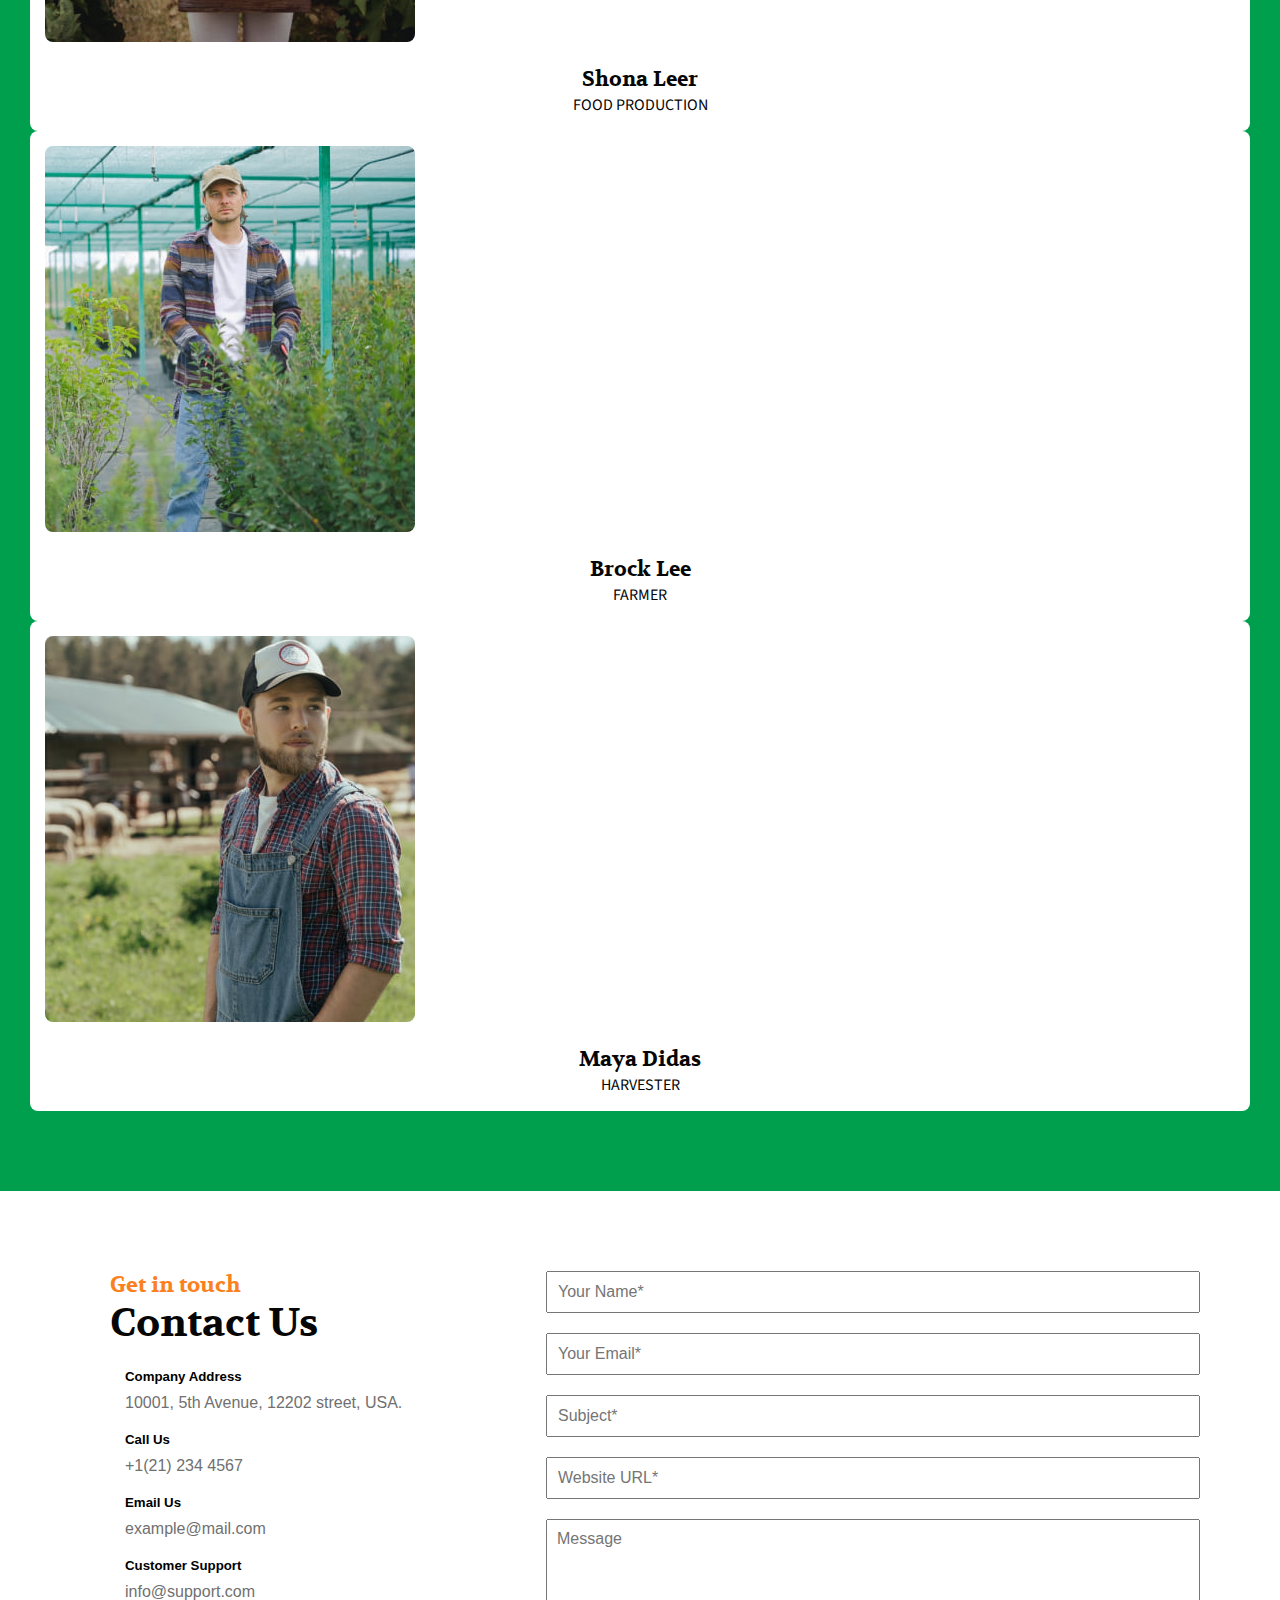
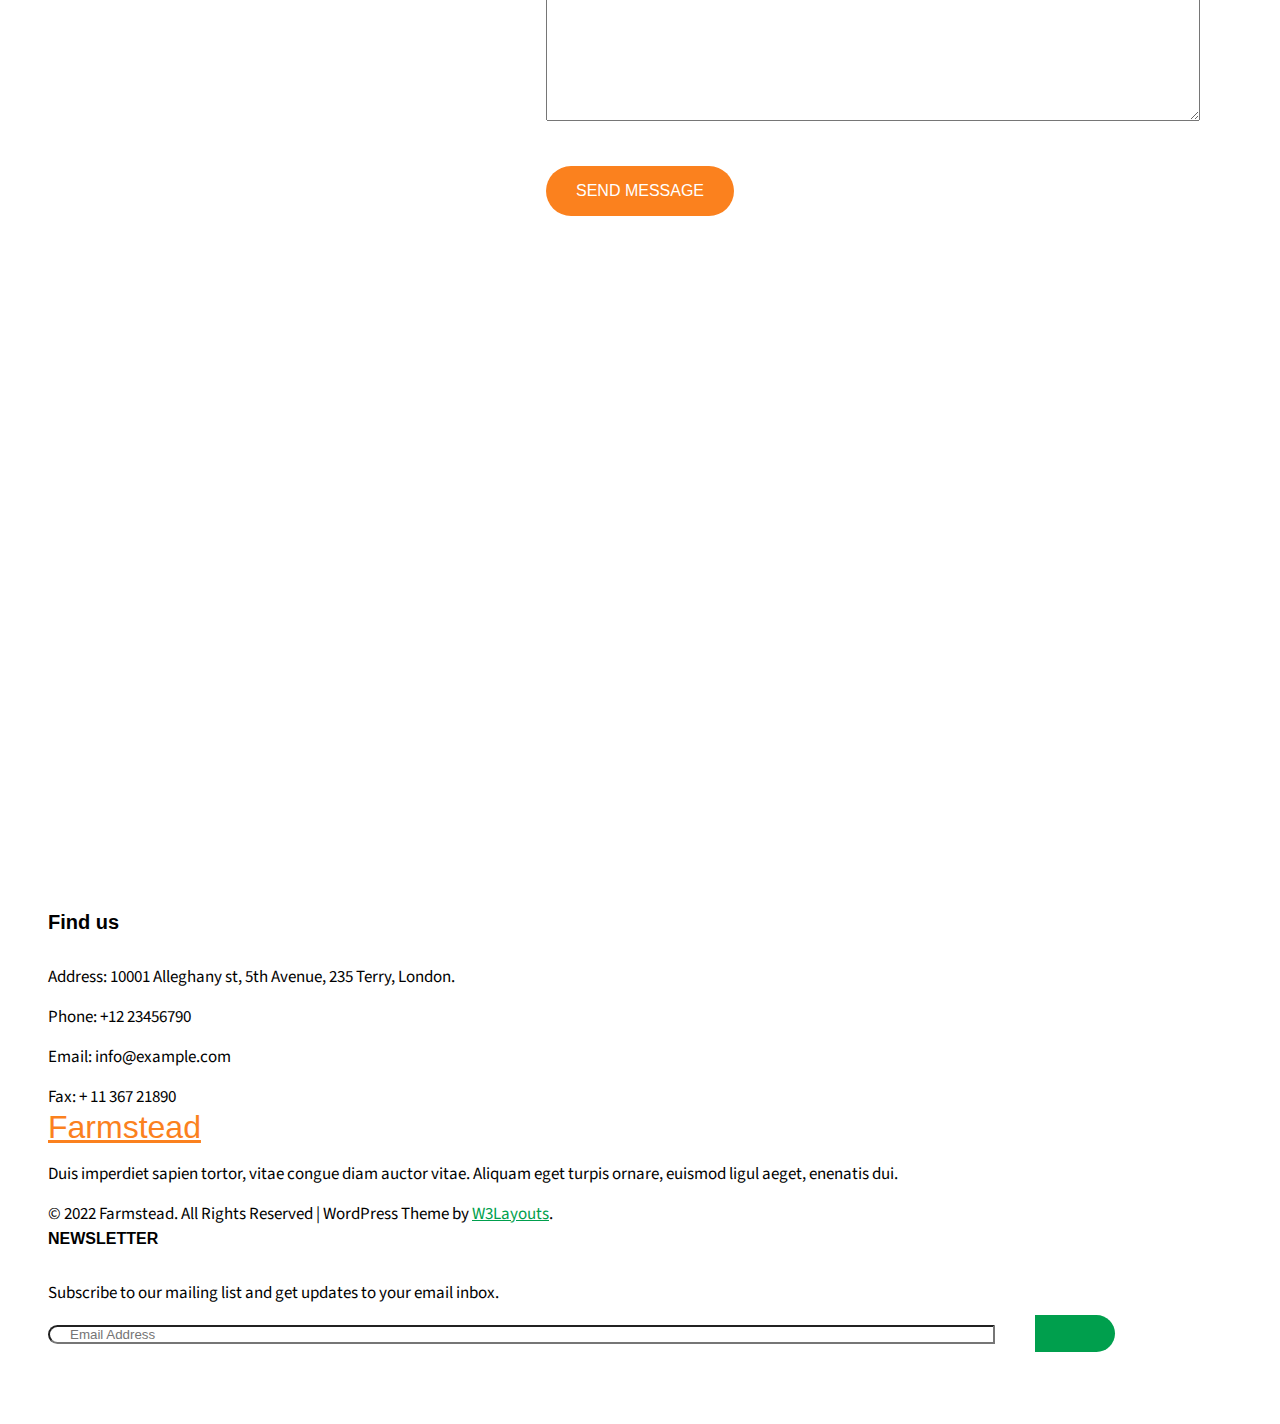
<file: landing.html>
<!DOCTYPE html>
<html lang="en">
  <head>
    <title>Title</title>
    <!-- Required meta tags -->
    <meta charset="utf-8" />
    <meta
      name="viewport"
      content="width=device-width, initial-scale=1, shrink-to-fit=no"
    />

    <!-- Bootstrap CSS -->
    <link
      href="https://cdn.jsdelivr.net/npm/bootstrap@5.1.3/dist/css/bootstrap.min.css"
      rel="stylesheet"
      integrity="sha384-1BmE4kWBq78iYhFldvKuhfTAU6auU8tT94WrHftjDbrCEXSU1oBoqyl2QvZ6jIW3"
      crossorigin="anonymous"
    />
    <link
      href="//fonts.googleapis.com/css2?family=Volkhov:ital,wght@0,400;0,700;1,400;1,700&amp;display=swap"
      rel="stylesheet"
    />
    <link
      href="//fonts.googleapis.com/css2?family=Source+Sans+Pro:wght@200;300;400;600;700;900&amp;display=swap"
      rel="stylesheet"
    />
    <link
      href="https://wp.w3layouts.com/farmstead/wp-content/themes/farmstead/assets/css/style-liberty.css"
      rel="stylesheet"
    />
    <link
      rel="stylesheet"
      href="https://cdnjs.cloudflare.com/ajax/libs/font-awesome/6.1.1/css/all.min.css"
      integrity="sha512-KfkfwYDsLkIlwQp6LFnl8zNdLGxu9YAA1QvwINks4PhcElQSvqcyVLLD9aMhXd13uQjoXtEKNosOWaZqXgel0g=="
      crossorigin="anonymous"
      referrerpolicy="no-referrer"
    />

    <link rel="stylesheet" href="./css/index.css" />
    <link rel="stylesheet" href="./css/responsive.css" />

  </head>

  <body>
    <!-- header -->
    <header class="header">
      <div class="container-fluid">
        <nav class="navbar navbar-expand-lg">
          <div class="navbar-item navbar-logo">
              <a class="navbar-brand" href="#"
                >Farmstead<i class="fa-solid fa-leaf"></i></a>
          </div>

          <div class="navbar-item navbar-content" id="navbarSupportedContent">
            <div class="navbar-content-item search-bar">
              <form>
                    <div class="input-group">
                      <span class="input-group-text" id="basic-addon1"
                        ><i class="fa-solid fa-magnifying-glass"></i
                      ></span>
                      <input type="text" />
                    </div>
              </form>
            </div>

            <div classs="navbar-content-item toggle-button">
               <li class="nav-item dropdown">
                <a
                      class="nav-link dropdown-toggle"
                      href="#"
                      id="navbarDropdown"
                      role="button"
                      data-bs-toggle="dropdown"
                      aria-expanded="false"
                >
                      <i class="fa-solid fa-bars"></i>
                </a>

                <ul class="dropdown-menu" aria-labelledby="navbarDropdown">
                  <li>
                        <a class="dropdown-item" href="./index.html">Home</a>
                  </li>
                  <li>
                        <a class="dropdown-item" href="./about.html">About</a>
                  </li>
                  <li>
                        <a class="dropdown-item" href="./services.html"
                          >Services</a
                        >
                  </li>
                  <li>
                        <a class="dropdown-item" href="./services.html"
                          >Blog Posts</a
                        >
                  </li>
                  <li>
                        <a class="dropdown-item" href="landing.html">Landing Page</a>
                  </li>
                  <li>
                        <a class="dropdown-item" href="elements.html">Elements Page</a>
                  </li>
                  <li>
                        <a class="dropdown-item" href="404.html">404 Page</a>
                  </li>
                  <li>
                        <a class="dropdown-item" href="contact.html">Contact</a>
                  </li>
                </ul>
              </li>
            </div>
          </div>
        </nav>
      </div>
    </header>

    <section class="farm-carousel" style="display: none;">
      <div class="container">
        <div class="farm-carousel-bg"></div>
        <div class="row">
          <div class="col-12 col-md-5">
            <div class="farm-title text-left">
              <h3 class="mb-sm-4 mb-2">
                Welcome to Farmstead <br />
                where Natural Food is <br />born!
              </h3>
              <p>
                Sed ut perspiciatis unde omnis iste natus error sit voluptatem
                accusantium doloremque laudantium.
              </p>
              <a class="btn btn-style mt-sm-5 mt-4" href="./about.html"
                >Learn More</a
              >
            </div>
          </div>

          <div class="col-12 col-md-7">
            <div class="farm-slider">
              <div
                id="carouselExampleIndicators"
                class="carousel slide"
                data-bs-ride="carousel"
              >
                <div class="carousel-indicators">
                  <button
                    type="button"
                    data-bs-target="#carouselExampleIndicators"
                    data-bs-slide-to="0"
                    class="active"
                    aria-current="true"
                    aria-label="Slide 1"
                  ></button>
                  <button
                    type="button"
                    data-bs-target="#carouselExampleIndicators"
                    data-bs-slide-to="1"
                    aria-label="Slide 2"
                  ></button>
                  <button
                    type="button"
                    data-bs-target="#carouselExampleIndicators"
                    data-bs-slide-to="2"
                    aria-label="Slide 3"
                  ></button>
                </div>

                <div class="carousel-inner">
                  <div class="carousel-item active" data-bs-interval="10000">
                    <img
                      src="./img/bg1.jpg"
                      class="d-block w-100"
                      alt="Field Pic"
                    />
                    <div class="img-info">
                      <h4>01/<span>03</span></h4>
                      <p>Agriculture</p>
                    </div>
                  </div>
                  <div class="carousel-item" data-bs-interval="2000">
                    <img
                      src="./img/bg2.jpg"
                      class="d-block w-100"
                      alt="Truck Pic"
                    />
                    <div class="img-info">
                      <h4>02/<span>03</span></h4>
                      <p>Farm Field</p>
                    </div>
                  </div>
                  <div class="carousel-item">
                    <img
                      src="./img/bg3.jpg"
                      class="d-block w-100"
                      alt="Wheat Pic"
                    />
                    <div class="img-info">
                      <h4>03/<span>03</span></h4>
                      <p>Organix Farm</p>
                    </div>
                  </div>
                </div>
              </div>
            </div>
          </div>
        </div>
      </div>
    </section>

    <section class="agriculture">
      <div class="container">
        <div class="agriculture_content">
          <div class="left">
            <h5>Welcome</h5>
            <h2>We are agriculture Farm</h2>
            <p>
              Tincidunt ultrices nunc vel pellentesque. Class aptent taciti
              sociosqu ad litora torquent per conubia nostra. Lorem ipsum
              viverra feugiat. Pellen tesque libero ut justo, ultrices in
              ligula. Semper at tempufddfel id eleifend eros.
              <br />
              <br />
              Aenean volutpat elementum ante, id eleifend eros luctus sit amet.
              vel tincidunt erat neque non ipsum. Ut sollicitudin pharetra enim.
            </p>
            <button class="button">LEARN MORE</button>
          </div>

          <div class="right">
            <img src="./img/hinh1.jpg" alt="" />
          </div>
        </div>
      </div>
    </section>

    <section class="service">
      <div class="container">
        <div class="title">
          <div class="title_content">
            <div class="left">
              <h5>What we do</h5>
              <h2>Why Choose Our Fresh Organic Foods</h2>
            </div>
            <div class="right">
              <p>
                Sed ut perspiciatis unde omnis iste natus error sit accusantium
                doloremque, eaque ipsa quae ab illo inventore.Sed ut
                perspiciatis unde omnis iste natus error sit.
              </p>
            </div>
            <h4 class="bg_content">services</h4>
          </div>
        </div>
        <div class="main">
          <div class="row">
            <div class="col-12 col-lg-4">
              <div class="item">
                <div class="item_header">
                  <img src="./img/hinh2.jpg" class="img-fluid" alt="" />
                </div>

                <div class="item_body">
                  <span>Natural</span>
                  <h3>Agriculture Products</h3>
                  <p>
                    Sed ut perspiciatis unde omnis iste natus sit accusantium
                    doloremque laudantium, totam rem aperiam
                  </p>
                </div>
              </div>
            </div>
            <div class="col-12 my-5 my-lg-0 col-lg-4">
              <div class="item">
                <div class="item_header">
                  <img src="./img/hinh3.jpg" class="img-fluid" alt="" />
                </div>

                <div class="item_body">
                  <span>Agriculture</span>
                  <h3>Fresh Vegetables</h3>
                  <p>
                    Sed ut perspiciatis unde omnis iste natus sit accusantium
                    doloremque laudantium, totam rem aperiam
                  </p>
                </div>
              </div>
            </div>
            <div class="col-12 col-lg-4">
              <div class="item">
                <div class="item_header">
                  <img src="./img/hinh4.jpg" class="img-fluid" alt="" />
                </div>

                <div class="item_body">
                  <span>Farm</span>
                  <h3>Organic Products</h3>
                  <p>
                    Sed ut perspiciatis unde omnis iste natus sit accusantium
                    doloremque laudantium, totam rem aperiam
                  </p>
                </div>
              </div>
            </div>
          </div>
        </div>
      </div>
    </section>

    <section class="choose">
      <div class="container">
        <div class="title">
          <div class="header_choose">
            <h5>Why choose us</h5>
            <h2>Quality food is the most important thing in our life</h2>
            <p>
              Lorem ipsum dolor sit amet consectetur adipisicing elit. Vel
              explicabo asperiores veritatis impedit neque iusto temporibus,
              labore illum unde dignissimos, earum corrupti fuga velit vero
              soluta! Enim aperiam eius eveniet.
            </p>
            <div class="row">
              <div class="col">
                <div class="item">
                  <i class="fa-solid fa-people-group"></i>
                  <h3>Qualified Staff</h3>
                </div>
                <p>Sed ut perspiciatis unde omnis iste natus error sit.</p>
              </div>
              <div class="col">
                <div class="item">
                  <i class="fa-solid fa-life-ring"></i>
                  <h3>Excellent Service</h3>
                </div>
                <p>Sed ut perspiciatis unde omnis iste natus error sit.</p>
              </div>
            </div>
          </div>
          <div class="main">
            <img src="./img/hinh5.jpg" alt="" />
            <div class="item">
              <p>36+</p>
              <h4>YEARS OF EXPERIENCE</h4>
            </div>
          </div>
        </div>
      </div>
    </section>

    <section class="portfolio">
      <div class="container">
        <div class="row">
          <div class="col-12 col-lg-4 col-md-6">
            <div class="item">
              <img src="./img/icon1.png" alt="" />
              <div class="thumbnail">
                <h4>Agriculture</h4>
                <p>
                  Ras effic itur metusga via suscipit consectetur adipisicing
                  unde omnis.
                </p>
              </div>
            </div>
          </div>
          <div class="col-12 col-lg-4 col-md-6">
            <div class="item">
              <img src="./img/icon2.png" alt="" />
              <div class="thumbnail">
                <h4>Fresh</h4>
                <p>
                  Ras effic itur metusga via suscipit consectetur adipisicing
                  unde omnis.
                </p>
              </div>
            </div>
          </div>
          <div class="col-12 col-lg-4 col-md-6">
            <div class="item">
              <img src="./img/icon3.png" alt="" />
              <div class="thumbnail">
                <h4>Natural</h4>
                <p>
                  Ras effic itur metusga via suscipit consectetur adipisicing
                  unde omnis.
                </p>
              </div>
            </div>
          </div>
          <div class="col-12 col-lg-4 col-md-6">
            <div class="item">
              <img src="./img/icon4.png" alt="" />
              <div class="thumbnail">
                <h4>Farm</h4>
                <p>
                  Ras effic itur metusga via suscipit consectetur adipisicing
                  unde omnis.
                </p>
              </div>
            </div>
          </div>
          <div class="col-12 col-lg-4 col-md-6">
            <div class="item">
              <img src="./img/icon5.png" alt="" />
              <div class="thumbnail">
                <h4>Organic</h4>
                <p>
                  Ras effic itur metusga via suscipit consectetur adipisicing
                  unde omnis.
                </p>
              </div>
            </div>
          </div>
          <div class="col-12 col-lg-4 col-md-6">
            <div class="item">
              <img src="./img/icon6.png" alt="" />
              <div class="thumbnail">
                <h4>Dairy</h4>
                <p>
                  Ras effic itur metusga via suscipit consectetur adipisicing
                  unde omnis.
                </p>
              </div>
            </div>
          </div>
        </div>
      </div>
    </section>

    <section class="Gallery">
      <div class="container">
        <div class="row no-gutters">
          <div class="col-3 no-gutters col-12 col-lg-3 mb-4">
            <div class="item">
              <h4>Gallery</h4>
              <h2>Our Products</h2>
              <p>Lorem ipsum viverra feugiat. Pellen tesque libero ut justo.</p>
              <button class="button">Discover More</button>
            </div>
          </div>
          <div class="col-3 no-gutters col-12 col-lg-3 jdo">
            <div class="item">
              <img src="./img/g2.jpg" alt="" />
              <h5>Fresh Carrots</h5>
            </div>
          </div>
          <div class="col-3 no-gutters col-12 col-lg-3 jdo">
            <div class="item">
              <img src="./img/g3.jpg" alt="" />
              <h5>Strawberry</h5>
            </div>
          </div>
          <div class="col-3 no-gutters col-12 col-lg-3 jdo">
            <div class="item">
              <img src="./img/g4.jpg" alt="" />
              <h5>Our Farm</h5>
            </div>
          </div>
          <div class="col-3 no-gutters col-12 col-lg-3">
            <div class="item">
              <img src="./img/g5.jpg" alt="" />
              <h5>Fresh Apples</h5>
            </div>
          </div>
          <div class="col-3 no-gutters col-12 col-lg-3">
            <div class="item">
              <img src="./img/g6.jpg" alt="" />
              <h5>Awesome Fields</h5>
            </div>
          </div>
          <div class="col-3 no-gutters col-12 col-lg-3">
            <div class="item">
              <img src="./img/g7.jpg" alt="" />
              <h5>Fresh Grapes</h5>
            </div>
          </div>
          <div class="col-3 no-gutters col-12 col-lg-3">
            <div class="item">
              <img src="./img/g8.jpg" alt="" />
              <h5>Hot Papper</h5>
            </div>
          </div>
        </div>
      </div>
    </section>
    
    <!-- <section class="farm-customer" style="display: none;">
      <div id="carouselExampleIndicators" class="carousel slide" data-bs-ride="carousel">
        <div class="carousel-bg">
          <img class="img-fluid my-0" src="./img/bg1.jpg">
        </div>
        <div class="carousel-main">
          <div class="carousel-indicators">
            <button type="button" data-bs-target="#carouselExampleIndicators" data-bs-slide-to="0" class="active" aria-current="true" aria-label="Slide 1"></button>
            <button type="button" data-bs-target="#carouselExampleIndicators" data-bs-slide-to="1" aria-label="Slide 2"></button>
            <button type="button" data-bs-target="#carouselExampleIndicators" data-bs-slide-to="2" aria-label="Slide 3"></button>
          </div>
          <div class="carousel-inner">
            <div class="carousel-item active">
              <div class="row">
                <div class="col-12 col-md-4">
                  <div class="title">
                    <img class="d-block" src="./img/hinhlogo1.jpg" alt="First slide">
                    <h3>Denis wilson</h3>
                    <p>Customer</p>
                  </div>
                </div>
                <div class="col-12 col-md-8">
                  <div class="content">
                    <i class="fa-solid fa-quote-left"></i>
                    <p>"Lorem ipsum dolor sit amet int consectetur adipisicing elit. Velita beatae laudantium Quas minima sunt natus tempore, maiores aliquid modi felis sequi optio lacinia id ipsum non velit, culpa.voluptate rem ullam dolore nisi est quasi, doloribus tempora.est elit. Non quae, fugiat ad libero justo sed amet."</p>
                  </div>
                </div>
              </div>
            </div>
            <div class="carousel-item">
              <div class="row">
                <div class="col-12 col-md-4">
                  <div class="title">
                    <img class="d-block" src="./img/hinhlogo2.jpg" alt="Second slide">
                    <h3>Denis wilson</h3>
                    <p>Customer</p>
                  </div>
                </div>
                <div class="col-12 col-md-8">
                    <div class="content">
                      <i class="fa-solid fa-quote-left"></i>
                      <p>"Lorem ipsum dolor sit amet int consectetur adipisicing elit. Velita beatae laudantium Quas minima sunt natus tempore, maiores aliquid modi felis sequi optio lacinia id ipsum non velit, culpa.voluptate rem ullam dolore nisi est quasi, doloribus tempora.est elit. Non quae, fugiat ad libero justo sed amet."</p>
                    </div>
                </div>
              </div>
            </div>
            <div class="carousel-item">
              <div class="row">
                <div class="col-12 col-md-4">
                  <div class="title">
                    <img class="d-block" src="./img/hinhlogo3.jpg" alt="Third slide">
                    <h3>Denis wilson</h3>
                    <p>Customer</p>
                  </div>
                </div>
                <div class="col-12 col-md-8">
                    <div class="content">
                      <i class="fa-solid fa-quote-left"></i>
                      <p>"Lorem ipsum dolor sit amet int consectetur adipisicing elit. Velita beatae laudantium Quas minima sunt natus tempore, maiores aliquid modi felis sequi optio lacinia id ipsum non velit, culpa.voluptate rem ullam dolore nisi est quasi, doloribus tempora.est elit. Non quae, fugiat ad libero justo sed amet."</p>
                    </div>
                </div>
              </div>
            </div>
          </div>
        </div>
      </div>
  </section> -->
    
    <section class="experienced">
      <div class="container">
        <div class="header_ex">
          <div class="left">
            <h5>Our Team</h5>
            <h2>Experienced and Professional Team</h2>
            <h4>Team</h4>
          </div>
          <div class="right">
            <p>
              Sed ut perspiciatis unde omnis iste natus error sit accusantium
              doloremque, eaque ipsa quae ab illo inventore.Sed ut perspiciatis
              unde omnis iste natus error sit.
            </p>
          </div>
        </div>
        <div class="main">
          <div class="row">
            <div class="col-4 col-12 col-lg-4">
              <div class="item">
                <div class="img">
                  <img class="img-fluid" src="./img/hinh6.jpg" alt="" />
                  <div class="team ">
                    <div class="text">
                      <h3 class="text-white">Meet Me</h3>
                      <p class="text-white">Lorem ipsum dolor sit amet,Ea consequuntur</p>
                    </div>
                    <div class="logo">
                      <i class="fa-brands fa-facebook-f"></i>
                      <i class="fa-brands fa-twitter"></i>
                      <i class="fa-brands fa-google-plus-g"></i>
                    </div>
                  </div>
                </div>
                <div class="text_1">
                  <h3>Shona Leer</h3>
                  <h4>FOOD PRODUCTION</h4>
                </div>
              </div>
            </div>
            <div class="col-4 col-12 col-lg-4 my-4 my-lg-0">
              <div class="item">
                <div class="img">
                  <img class="img-fluid" src="./img/hinh7.jpg" alt="" />
                  <div class="team">
                    <div class="text">
                      <h3 class="text-white">Meet Me</h3>
                      <p class="text-white">Lorem ipsum dolor sit amet,Ea consequuntur</p>
                    </div>
                    <div class="logo">
                      <i class="fa-brands fa-facebook-f"></i>
                      <i class="fa-brands fa-twitter"></i>
                      <i class="fa-brands fa-google-plus-g"></i>
                    </div>
                  </div>
                </div>
                <div class="text_1">
                  <h3>Brock Lee</h3>
                  <h4>FARMER</h4>
                </div>
              </div>
            </div>
            <div class="col-4 col-12 col-lg-4">
              <div class="item">
                <div class="img">
                  <img class="img-fluid" src="./img/hinh8.jpg" alt="" />
                  <div class="team">
                    <div class="text">
                      <h3 class="text-white">Meet Me</h3>
                      <p class="text-white">Lorem ipsum dolor sit amet,Ea consequuntur</p>
                    </div>
                    <div class="logo">
                      <i class="fa-brands fa-facebook-f"></i>
                      <i class="fa-brands fa-twitter"></i>
                      <i class="fa-brands fa-google-plus-g"></i>
                    </div>
                  </div>
                </div>
                <div class="text_1">
                  <h3>Maya Didas</h3>
                  <h4>HARVESTER</h4>
                </div>
              </div>
            </div>
          </div>
        </div>
      </div>
    </section>

    <section class="contact">
      <div class="container">
        <div class="title">
          <div class="header_1">
            <h4>Get in touch</h4>
            <h2>Contact Us</h2>
            <div class="contact_details">
              <div class="contact_left">
                <i class="fa fa-globe"></i>
              </div>
              <div class="contact_right">
                <h5>Company Address</h5>
                <p>10001, 5th Avenue, 12202 street, USA.</p>
              </div>
            </div>
            <div class="contact_details">
              <div class="contact_left">
                <i class="fa fa-phone"></i>
              </div>
              <div class="contact_right">
                <h5>Call Us</h5>
                <p class="p">+1(21) 234 4567</p>
              </div>
            </div>
            <div class="contact_details">
              <div class="contact_left">
                <i class="fa fa-envelope-open"></i>
              </div>
              <div class="contact_right">
                <h5>Email Us</h5>
                <p class="p">example@mail.com</p>
              </div>
            </div>
            <div class="contact_details">
              <div class="contact_left">
                <i class="fa fa-headphones"></i>
              </div>
              <div class="contact_right">
                <h5>Customer Support</h5>
                <p class="p">info@support.com</p>
              </div>
            </div>
          </div>

          <div class="main">
            <form action="" class="form">
              <input type="text" placeholder="Your Name*" />
              <input type="email" placeholder="Your Email*" />
              <input type="text" placeholder="Subject*" />
              <input type="text" placeholder="Website URL*" />
              <textarea
                name=""
                id=""
                cols="30"
                rows="10"
                placeholder="Message"
              ></textarea>
            </form>
            <button class="button">SEND MESSAGE</button>
          </div>
        </div>
      </div>
    </section>

    <section class="map">
      <iframe
        src="https://www.google.com/maps/embed?pb=!1m18!1m12!1m3!1d11376752.594242359!2d-6.938468971235067!3d45.880762313191624!2m3!1f0!2f0!3f0!3m2!1i1024!2i768!4f13.1!3m3!1m2!1s0xd54a02933785731%3A0x6bfd3f96c747d9f7!2zUGjDoXA!5e0!3m2!1svi!2s!4v1657352078976!5m2!1svi!2s"
        width="100%"
        height="450"
        style="border: 0"
        allowfullscreen=""
        loading="lazy"
        referrerpolicy="no-referrer-when-downgrade"
      ></iframe>
    </section>

    <footer class="footer">
      <div class=row>
        <div class="col-12 col-md-4">
          <div class="findus-footer">
            <h3>Find us</h3>
            <p>Address: 10001 Alleghany st, 5th Avenue, 235 Terry, London.</p>
            <p>Phone: +12 23456790</p>
            <p>Email: info@example.com</p>
            <p>Fax: + 11 367 21890</p>
          </div>
        </div>
        <div class="col-12 col-md-4">
          <div class="farmstead-footer">
            <a class="navbar-brand" href="#">Farmstead<i class="fa-solid fa-leaf"></i></a>
            <p>Duis imperdiet sapien tortor, vitae congue diam auctor vitae. Aliquam eget turpis ornare, euismod ligul aeget, enenatis dui.</p>
            <p>© 2022 Farmstead. All Rights Reserved | WordPress Theme by <span><a href="https://w3layouts.com/">W3Layouts</a></span>.</p>
          </div>
        </div>
        <div class="col-12 col-md-4">
          <div class="news-footer">
            <h3>NEWSLETTER</h3>
            <p>Subscribe to our mailing list and get updates to your email inbox.</p>
            <form>
            <div class="input-group">
              <input type="text" class="form-control" placeholder="Email Address">
              <span class="input-group-text" id="basic-addon1"><i class="fa-solid fa-paper-plane"></i></span>
              </div>
            </div>
          </form>

          <div class="logo-footer">
                <a href="https://www.facebook.com/w3layouts/"><i class="fa-brands fa-facebook"></i></a>
                <a href="https://in.linkedin.com/company/w3layouts"><i class="fa-brands fa-linkedin-in"></i></a>
                <a href="https://in.linkedin.com/company/w3layouts"><i class="fa-brands fa-twitter"></i></a>
                
                <a href="https://in.linkedin.com/company/w3layouts"><i class="fa-brands fa-twitter"></i></a>
                
                <a href="https://in.linkedin.com/company/w3layouts"><i class="fa-brands fa-github-square"></i></a>
                
        </div>
          </div>
        </div>
      </div>
    </footer>
    
    <!-- Optional JavaScript porfolio-->
    <!-- jQuery first, then Popper.js, then Bootstrap JS -->
    <script
      src="https://code.jquery.com/jquery-3.3.1.slim.min.js"
      integrity="sha384-q8i/X+965DzO0rT7abK41JStQIAqVgRVzpbzo5smXKp4YfRvH+8abtTE1Pi6jizo"
      crossorigin="anonymous"
    ></script>
    <script
      src="https://cdn.jsdelivr.net/npm/@popperjs/core@2.10.2/dist/umd/popper.min.js"
      integrity="sha384-7+zCNj/IqJ95wo16oMtfsKbZ9ccEh31eOz1HGyDuCQ6wgnyJNSYdrPa03rtR1zdB"
      crossorigin="anonymous"
    ></script>
    <script
      src="https://cdn.jsdelivr.net/npm/bootstrap@5.1.3/dist/js/bootstrap.min.js"
      integrity="sha384-QJHtvGhmr9XOIpI6YVutG+2QOK9T+ZnN4kzFN1RtK3zEFEIsxhlmWl5/YESvpZ13"
      crossorigin="anonymous"
    ></script>
  </body>
</html>
</file>
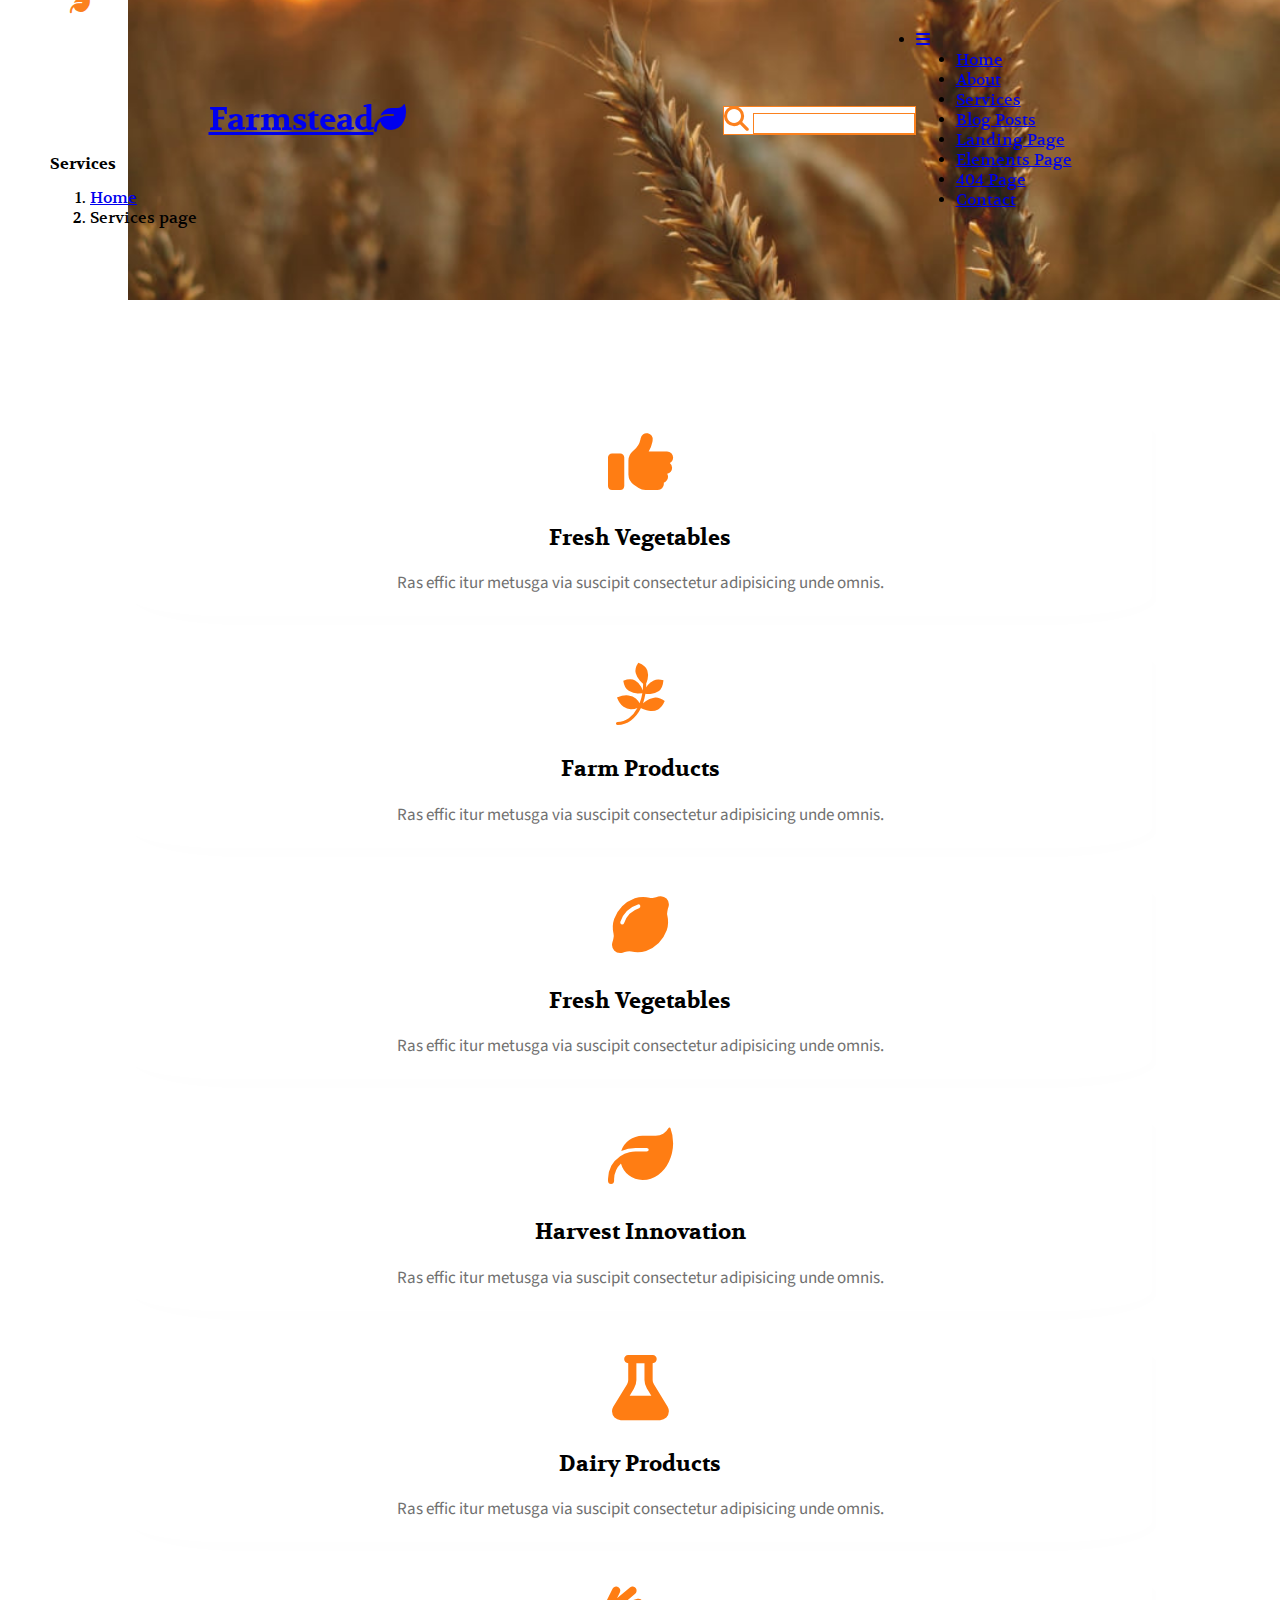
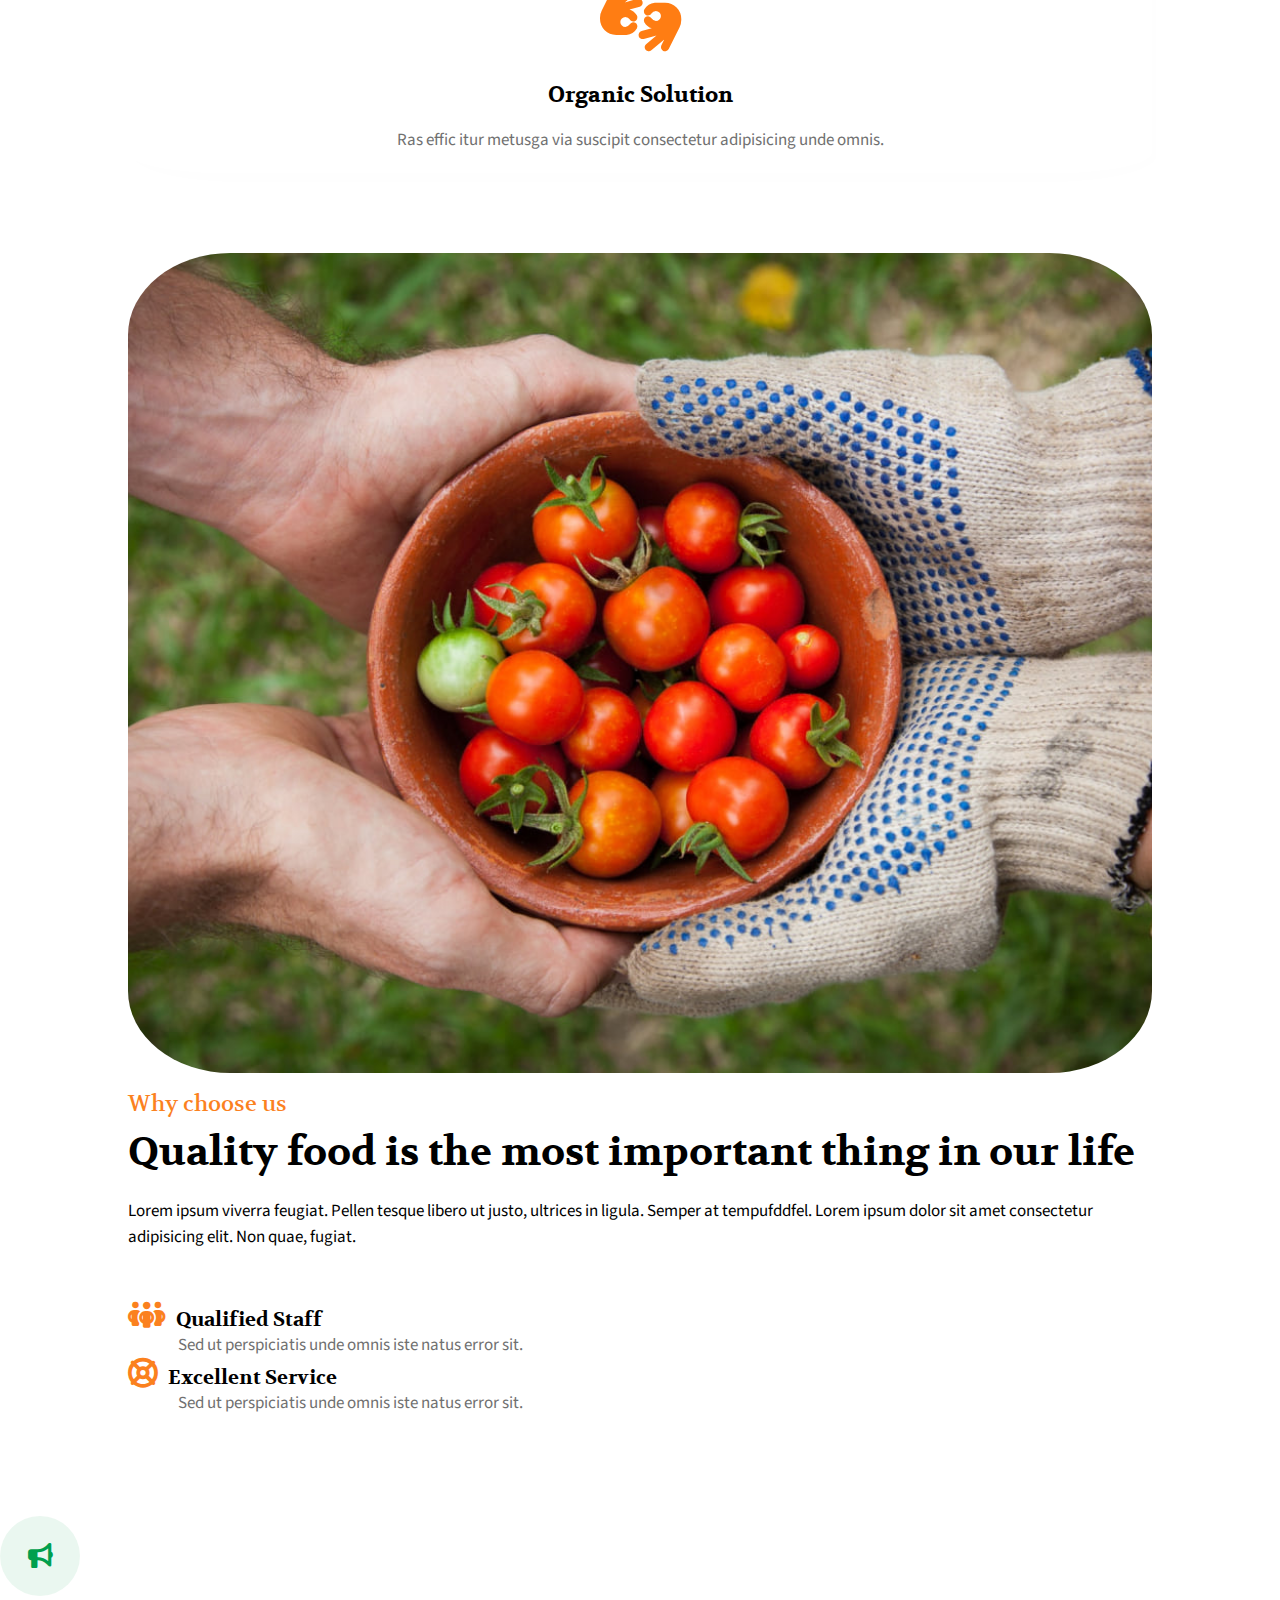
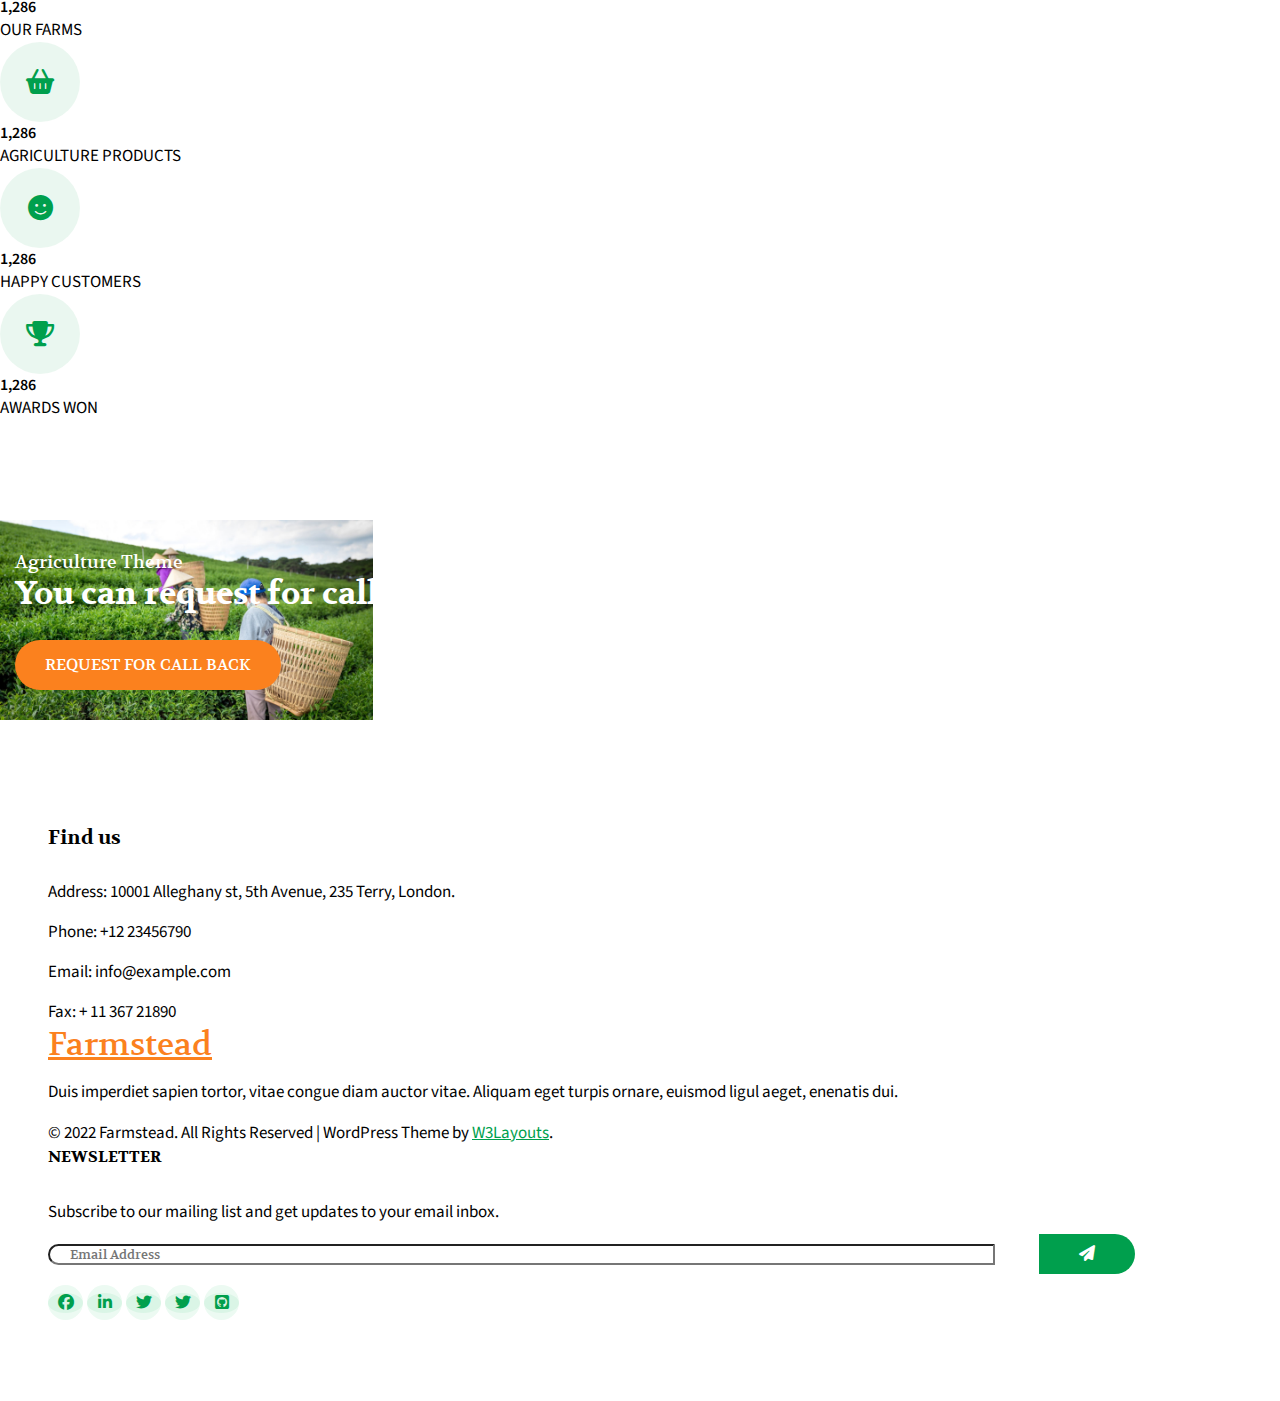
<file: services.html>
<!DOCTYPE html>
<html lang="en">
  <head>
    <title>Farmstead</title>
    <!-- Required meta tags -->
    <meta charset="utf-8" />
    <meta
      name="viewport"
      content="width=device-width, initial-scale=1, shrink-to-fit=no"
    />

    <!-- Bootstrap CSS -->
    <link
      href="https://cdn.jsdelivr.net/npm/bootstrap@5.1.3/dist/css/bootstrap.min.css"
      rel="stylesheet"
      integrity="sha384-1BmE4kWBq78iYhFldvKuhfTAU6auU8tT94WrHftjDbrCEXSU1oBoqyl2QvZ6jIW3"
      crossorigin="anonymous"
    />

    <!-- Google Fonts -->
    <link
      href="//fonts.googleapis.com/css2?family=Volkhov:ital,wght@0,400;0,700;1,400;1,700&amp;display=swap"
      rel="stylesheet"
    />
    <link
      href="//fonts.googleapis.com/css2?family=Source+Sans+Pro:wght@200;300;400;600;700;900&amp;display=swap"
      rel="stylesheet"
    />
    <link
      href="https://wp.w3layouts.com/farmstead/wp-content/themes/farmstead/assets/css/style-liberty.css"
      rel="stylesheet"
    />

    <!-- Font Awesome -->
    <link
      rel="stylesheet"
      href="https://cdnjs.cloudflare.com/ajax/libs/font-awesome/6.1.1/css/all.min.css"
    />

    <!-- CSS -->
    <link rel="stylesheet" href="./index.html">
    <link rel="stylesheet" href="./css/services.css">
  </head>

  <body>

        <!-- header -->
    <header class="header">
      <div class="container-fluid">
        <nav class="navbar navbar-expand-lg">
          <div class="navbar-item navbar-logo">
              <a class="navbar-brand" href="#"
                >Farmstead<i class="fa-solid fa-leaf"></i></a>
          </div>

          <div class="navbar-item navbar-content" id="navbarSupportedContent">
            <div class="navbar-content-item search-bar">
              <form>
                    <div class="input-group">
                      <span class="input-group-text" id="basic-addon1"
                        ><i class="fa-solid fa-magnifying-glass"></i
                      ></span>
                      <input type="text" />
                    </div>
              </form>
            </div>

            <div classs="navbar-content-item toggle-button">
               <li class="nav-item dropdown">
                <a
                      class="nav-link dropdown-toggle"
                      href="#"
                      id="navbarDropdown"
                      role="button"
                      data-bs-toggle="dropdown"
                      aria-expanded="false"
                >
                      <i class="fa-solid fa-bars"></i>
                </a>

                <ul class="dropdown-menu" aria-labelledby="navbarDropdown">
                  <li>
                        <a class="dropdown-item" href="./index.html">Home</a>
                  </li>
                  <li>
                        <a class="dropdown-item" href="./about.html">About</a>
                  </li>
                  <li>
                        <a class="dropdown-item" href="./services.html"
                          >Services</a
                        >
                  </li>
                  <li>
                        <a class="dropdown-item" href="./services.html"
                          >Blog Posts</a
                        >
                  </li>
                  <li>
                        <a class="dropdown-item" href="landing.html">Landing Page</a>
                  </li>
                  <li>
                        <a class="dropdown-item" href="elements.html">Elements Page</a>
                  </li>
                  <li>
                        <a class="dropdown-item" href="404.html">404 Page</a>
                  </li>
                  <li>
                        <a class="dropdown-item" href="contact.html">Contact</a>
                  </li>
                </ul>
              </li>
            </div>
          </div>
        </nav>
      </div>
    </header>
    
    <section class="blog-carousel">
      <div class="row">
        <div class="col-4">
          <div class="carousel-title">
            <h4>Services</h4>
            <nav style="--bs-breadcrumb-divider: '>>';" aria-label="breadcrumb">
                <ol class="breadcrumb">
                    <li class="breadcrumb-item"><a href="./home.html">Home</a></li>
                    <li class="breadcrumb-item active" aria-current="page">Services page</li>
                </ol>
            </nav>
          </div>
        </div>
        <div class="col-8">
          <div class="carousel-main">
            <img src="./img/bg3.jpg">
          </div>
        </div>
      </div>
    </section>
    
    <section class="farm-aboutus">
        <div class="row">
          <div class="col-12 col-sm-6 col-md-4">
            <div class="item">
                <div class="thumbnail"><i class="fa-solid fa-thumbs-up"></i></div>
                <div class="title">
                    <h4>Fresh Vegetables</h4>
                    <p>Ras effic itur metusga via suscipit consectetur adipisicing unde omnis.</p>
                </div>
            </div>
          </div>
          <div class="col-12 col-sm-6 col-md-4">
             <div class="item">
                <div class="thumbnail"><i class="fa-brands fa-pagelines"></i></div>
                <div class="title">
                    <h4>Farm Products</h4>
                    <p>Ras effic itur metusga via suscipit consectetur adipisicing unde omnis.</p>
                </div>
            </div>
          </div>
          <div class="col-12 col-sm-6 col-md-4">
            <div class="item">
                <div class="thumbnail"><i class="fa-solid fa-lemon"></i></div>
                <div class="title">
                    <h4>Fresh Vegetables</h4>
                    <p>Ras effic itur metusga via suscipit consectetur adipisicing unde omnis.</p>
                </div>
            </div>
          </div>

          <div class="col-12 col-sm-6 col-md-4">
            <div class="item">
                <div class="thumbnail"><i class="fa-solid fa-leaf"></i></div>
                <div class=title>
                    <h4>Harvest Innovation</h4>
                    <p>Ras effic itur metusga via suscipit consectetur adipisicing unde omnis.</p>
                </div>
            </div>
          </div>

          <div class="col-12 col-sm-6 col-md-4">
            <div class="item">
                <div class="thumbnail"><i class="fa-solid fa-flask"></i></div>
                <div class=title>
                    <h4>Dairy Products</h4>
                    <p>Ras effic itur metusga via suscipit consectetur adipisicing unde omnis.</p>
                </div>
            </div>
          </div>
          <div class="col-12 col-sm-6 col-md-4">
            <div class="item">
                <div class="thumbnail"><i class="fa-solid fa-hands-asl-interpreting"></i></div>
                <div class=title>
                    <h4>Organic Solution</h4>
                    <p>Ras effic itur metusga via suscipit consectetur adipisicing unde omnis.</p>
                </div>
            </div>
          </div>
        </div>    
        <div class="row">
            <div class="col-12 col-md-5">
                <div class="about-right">
                <img src="./img/services.jpg">
                </div>
            </div>
          <div class="col-12 col-md-6">
            <div class="about-left">
              <div class="about-title">
                <h5> Why choose us</h5>
                <h3> Quality food is the most important thing in our life</h3>
                <p>Lorem ipsum viverra feugiat. Pellen tesque libero ut justo, ultrices in ligula. Semper at tempufddfel. Lorem ipsum dolor sit amet consectetur adipisicing elit. Non quae, fugiat.</p>
              </div>
              <div class="content">
                <div class="row">
                  <div class="col-6">
                    <i class="fa-solid fa-people-group"></i><span>Qualified Staff</span>
                    <p>Sed ut perspiciatis unde omnis iste natus error sit.</p>
                  </div>
                  <div class="col-6">
                    <i class="fa-solid fa-life-ring"></i><span>Excellent Service</span>
                    <p>Sed ut perspiciatis unde omnis iste natus error sit.</p>
                  </div>
                </div>
              </div>
            </div>
          </div>
        </div>
    </section>
    
    <section class="statistics">
        <div class="container">
            <div class="row">
                <div class="col-3">
                    <div class="item">
                        <i class="fa-solid fa-bullhorn"></i>
                        <div class="timer">
                            1,286
                        </div>
                        <p>our Farms</p>
                    </div>
                </div>

                <div class="col-3">
                    <div class="item">
                        <i class="fa-solid fa-basket-shopping"></i>
                        <div class="timer">
                            1,286
                        </div>
                        <p>Agriculture Products</p>
                    </div>
                </div>

                <div class="col-3">
                    <div class="item">
                        <i class="fa-solid fa-face-smile"></i>
                        <div class="timer">
                            1,286
                        </div>
                        <p>Happy Customers</p>
                    </div>
                </div>

                <div class="col-3">
                    <div class="item">
                        <i class="fa-solid fa-trophy"></i>
                        <div class="timer">
                            1,286
                        </div>
                        <p>Awards Won</p>
                    </div>
                </div>
            </div>
        </div>
    </section>

    <section class="algriculture">
            <div class="thumbnail"><img src="./img/new3.jpg" class="w-100"></div>
            <div class="title">
                <h5>Agriculture Theme</h5>
                <h3>You can request for call back, we will call !</h3>
                <button class="button">Request for call back</button>
            </div>
    </section>
    

    <footer class="footer">
      <div class=row>
        <div class="col-12 col-md-4">
          <div class="findus-footer">
            <h3>Find us</h3>
            <p>Address: 10001 Alleghany st, 5th Avenue, 235 Terry, London.</p>
            <p>Phone: +12 23456790</p>
            <p>Email: info@example.com</p>
            <p>Fax: + 11 367 21890</p>
          </div>
        </div>
        <div class="col-12 col-md-4">
          <div class="farmstead-footer">
            <a class="navbar-brand" href="#">Farmstead<i class="fa-solid fa-leaf"></i></a>
            <p>Duis imperdiet sapien tortor, vitae congue diam auctor vitae. Aliquam eget turpis ornare, euismod ligul aeget, enenatis dui.</p>
            <p>© 2022 Farmstead. All Rights Reserved | WordPress Theme by <span><a href="https://w3layouts.com/">W3Layouts</a></span>.</p>
          </div>
        </div>
        <div class="col-12 col-md-4">
          <div class="news-footer">
            <h3>NEWSLETTER</h3>
            <p>Subscribe to our mailing list and get updates to your email inbox.</p>
            <form>
            <div class="input-group">
              <input type="text" class="form-control" placeholder="Email Address">
              <span class="input-group-text" id="basic-addon1"><i class="fa-solid fa-paper-plane"></i></span>
              </div>
            </div>
          </form>

          <div class="logo-footer">
                <a href="https://www.facebook.com/w3layouts/"><i class="fa-brands fa-facebook"></i></a>
                <a href="https://in.linkedin.com/company/w3layouts"><i class="fa-brands fa-linkedin-in"></i></a>
                <a href="https://in.linkedin.com/company/w3layouts"><i class="fa-brands fa-twitter"></i></a>
                
                <a href="https://in.linkedin.com/company/w3layouts"><i class="fa-brands fa-twitter"></i></a>
                
                <a href="https://in.linkedin.com/company/w3layouts"><i class="fa-brands fa-github-square"></i></a>
                
        </div>
          </div>
        </div>
      </div>
    </footer>
    
    
    <!-- Optional JavaScript -->
    <!-- jQuery first, then Popper.js, then Bootstrap JS -->

    <!-- JQuery -->
    <script
      src="https://code.jquery.com/jquery-3.3.1.slim.min.js"
      integrity="sha384-q8i/X+965DzO0rT7abK41JStQIAqVgRVzpbzo5smXKp4YfRvH+8abtTE1Pi6jizo"
      crossorigin="anonymous"
    ></script>
    <!-- Popper anf Bootstrap JS -->
    <script
      src="https://cdn.jsdelivr.net/npm/@popperjs/core@2.10.2/dist/umd/popper.min.js"
      integrity="sha384-7+zCNj/IqJ95wo16oMtfsKbZ9ccEh31eOz1HGyDuCQ6wgnyJNSYdrPa03rtR1zdB"
      crossorigin="anonymous"
    ></script>

    <script
      src="https://cdn.jsdelivr.net/npm/bootstrap@5.1.3/dist/js/bootstrap.min.js"
      integrity="sha384-QJHtvGhmr9XOIpI6YVutG+2QOK9T+ZnN4kzFN1RtK3zEFEIsxhlmWl5/YESvpZ13"
      crossorigin="anonymous"
    ></script>
    
    <script src="./myScript.js"></script>
  </body>
</html>
</file>
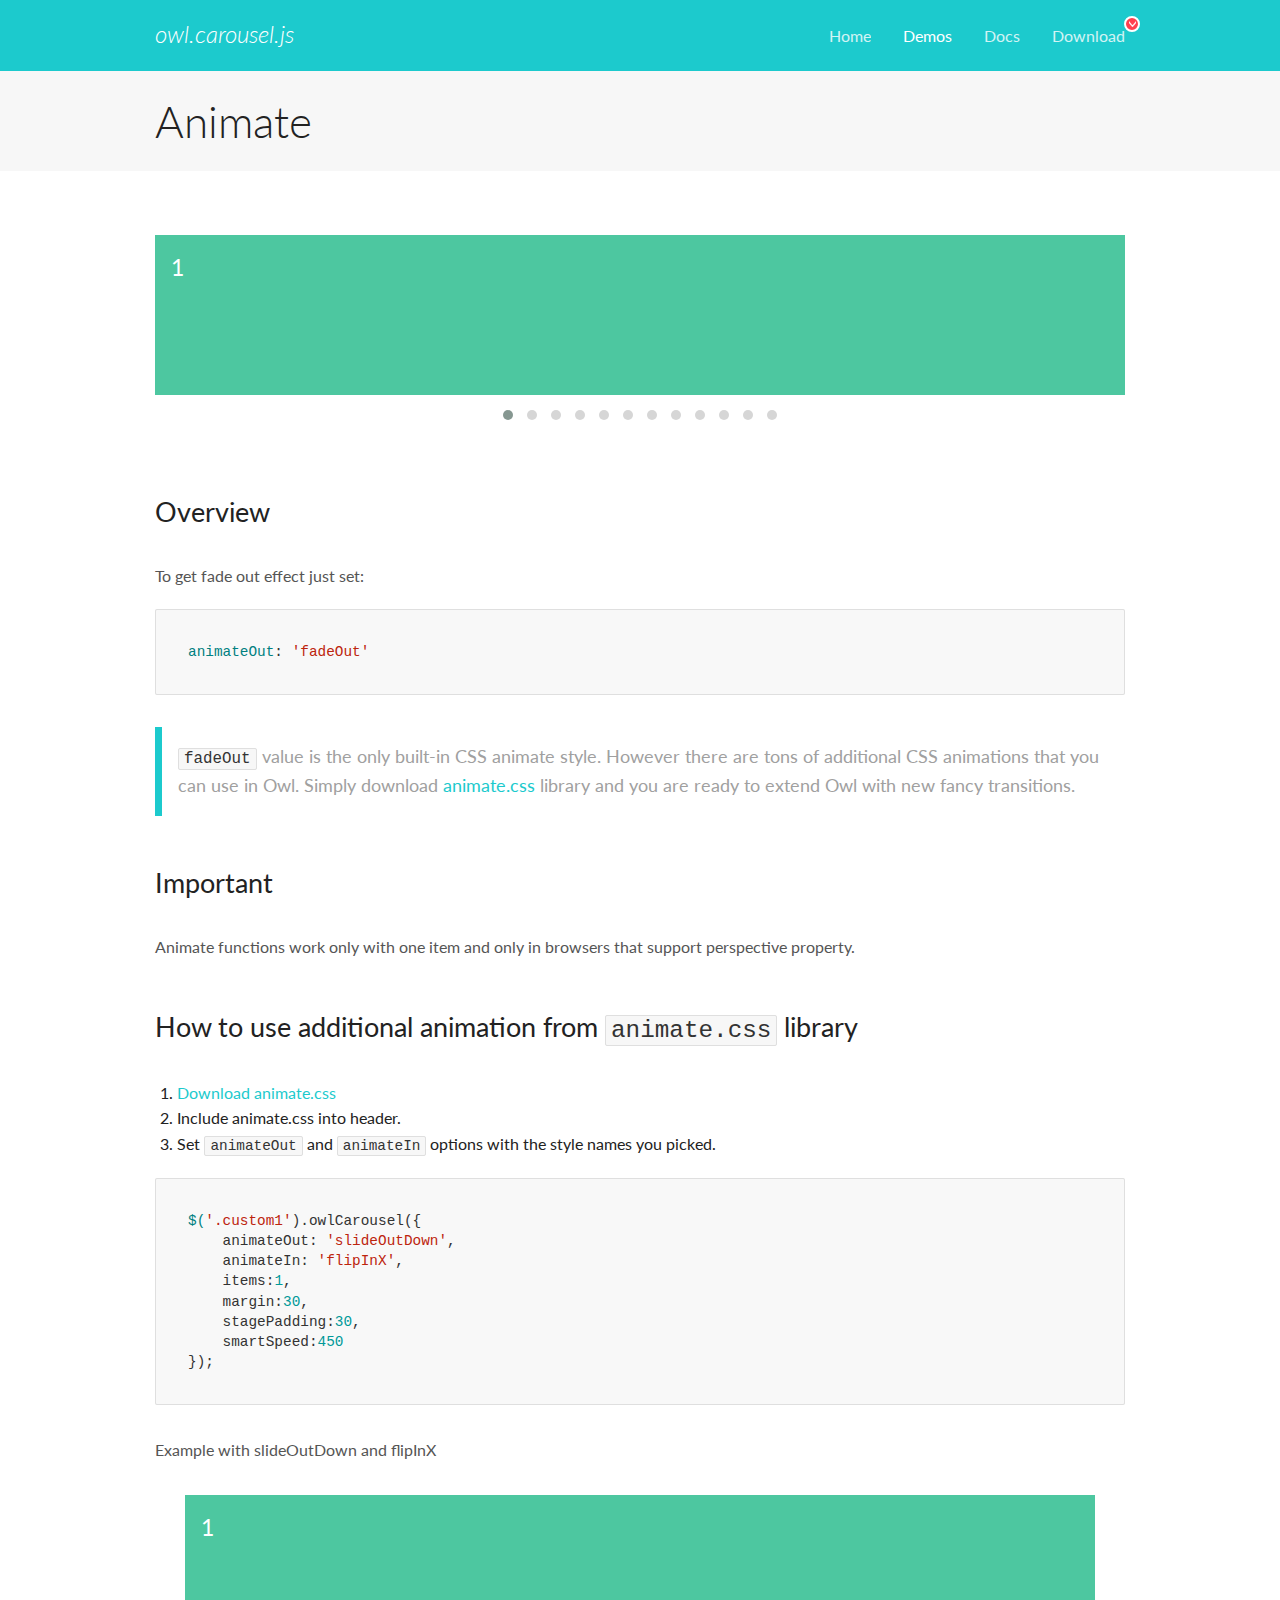
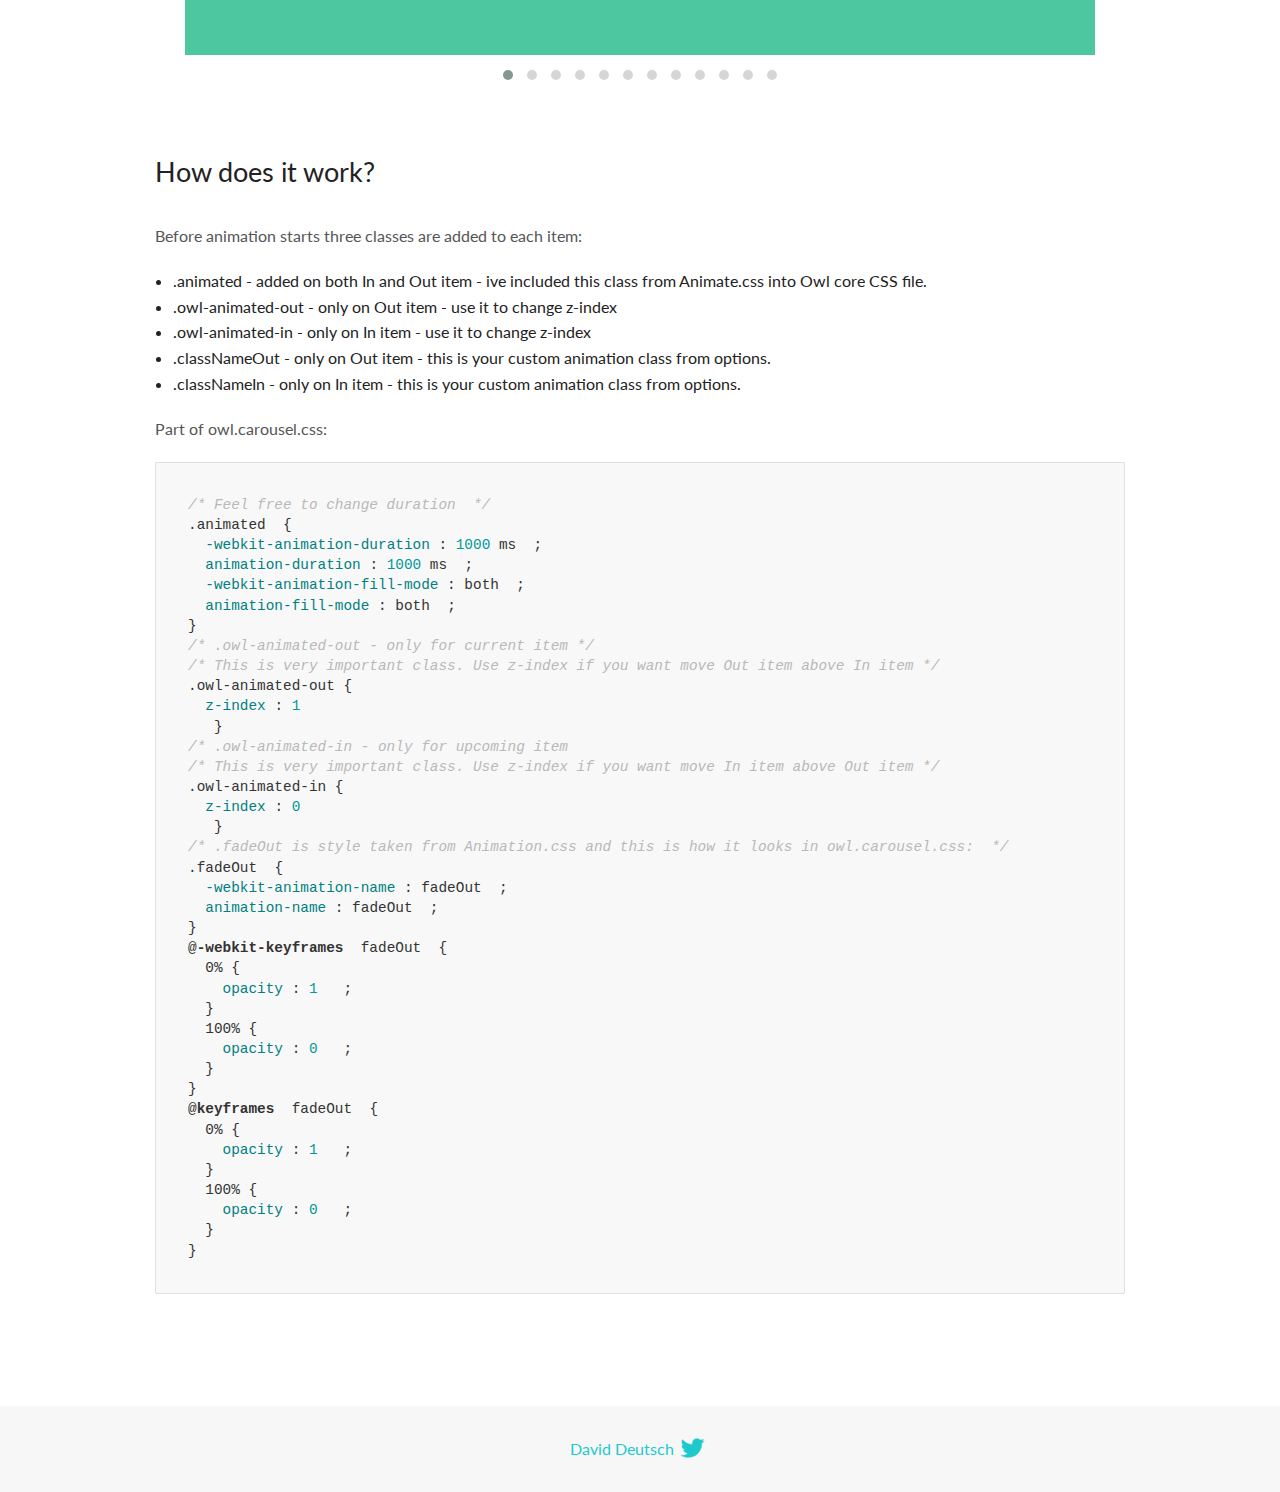
<file: OwlCarousel2-2.3.4/docs/demos/animate.html>
<!DOCTYPE html>
<html lang="en">
  <head>

    <!-- head -->
    <meta charset="utf-8">
    <meta name="msapplication-tap-highlight" content="no" />
    <meta name="viewport" content="width=device-width, initial-scale=1.0" />
    <meta name="description" content="Animate carousel">
    <meta name="author" content="David Deutsch">
    <title>
      Animate Demo | Owl Carousel | 2.3.4
    </title>

    <!-- Stylesheets -->
    <link href='https://fonts.googleapis.com/css?family=Lato:300,400,700,400italic,300italic' rel='stylesheet' type='text/css'>
    <link rel="stylesheet" href="../assets/css/docs.theme.min.css">

    <!-- Owl Stylesheets -->
    <link rel="stylesheet" href="../assets/owlcarousel/assets/owl.carousel.min.css">
    <link rel="stylesheet" href="../assets/owlcarousel/assets/owl.theme.default.min.css">

    <!-- HTML5 shim and Respond.js IE8 support of HTML5 elements and media queries -->

    <!--[if lt IE 9]>
      <script src="https://oss.maxcdn.com/libs/html5shiv/3.7.0/html5shiv.js"></script>
      <script src="https://oss.maxcdn.com/libs/respond.js/1.3.0/respond.min.js"></script>
    <![endif]-->

    <!-- Favicons -->
    <link rel="apple-touch-icon-precomposed" sizes="144x144" href="../assets/ico/apple-touch-icon-144-precomposed.png">
    <link rel="shortcut icon" href="../assets/ico/favicon.png">
    <link rel="shortcut icon" href="favicon.ico">

    <!-- Yeah i know js should not be in header. Its required for demos.-->

    <!-- javascript -->
    <script src="../assets/vendors/jquery.min.js"></script>
    <script src="../assets/owlcarousel/owl.carousel.js"></script>
  </head>
  <body>

    <!-- header -->
    <header class="header">
      <div class="row">
        <div class="large-12 columns">
          <div class="brand left">
            <h3>
              <a href="/OwlCarousel2/">owl.carousel.js</a> 
            </h3>
          </div>
          <a id="toggle-nav" class="right">
            <span></span> <span></span> <span></span> 
          </a> 
          <div class="nav-bar">
            <ul class="clearfix">
              <li> <a href="/OwlCarousel2/index.html">Home</a>  </li>
              <li class="active">
                <a href="/OwlCarousel2/demos/demos.html">Demos</a> 
              </li>
              <li> <a href="/OwlCarousel2/docs/started-welcome.html">Docs</a>  </li>
              <li>
                <a href="https://github.com/OwlCarousel2/OwlCarousel2/archive/2.3.4.zip">Download</a> 
                <span class="download"></span> 
              </li>
            </ul>
          </div>
        </div>
      </div>
    </header>

    <!-- title -->
    <section class="title">
      <div class="row">
        <div class="large-12 columns">
          <h1>Animate</h1>
        </div>
      </div>
    </section>

    <!--  Demos -->
    <section id="demos">
      <div class="row">
        <div class="large-12 columns">
          <div class="fadeOut owl-carousel owl-theme">
            <div class="item">
              <h4>1</h4>
            </div>
            <div class="item">
              <h4>2</h4>
            </div>
            <div class="item">
              <h4>3</h4>
            </div>
            <div class="item">
              <h4>4</h4>
            </div>
            <div class="item">
              <h4>5</h4>
            </div>
            <div class="item">
              <h4>6</h4>
            </div>
            <div class="item">
              <h4>7</h4>
            </div>
            <div class="item">
              <h4>8</h4>
            </div>
            <div class="item">
              <h4>9</h4>
            </div>
            <div class="item">
              <h4>10</h4>
            </div>
            <div class="item">
              <h4>11</h4>
            </div>
            <div class="item">
              <h4>12</h4>
            </div>
          </div>
          <h3 id="overview">Overview</h3>
          <p>To get fade out effect just set:</p>
          <pre><code>animateOut: &#39;fadeOut&#39;</code></pre>
          <blockquote>
            <p><code>fadeOut</code> value is the only built-in CSS animate style. However there are tons of additional CSS animations that you can use in Owl. Simply download
              <a href="https://daneden.github.io/animate.css/">animate.css</a>  library and you are ready to extend Owl with new fancy transitions.</p>
          </blockquote>
          <h3 id="important">Important</h3>
          <p>Animate functions work only with one item and only in browsers that support perspective property.</p>
          <h3 id="how-to-use-additional-animation-from-animate-css-library">How to use additional animation from <code>animate.css</code> library</h3>
          <ol>
            <li> <a href="https://daneden.github.io/animate.css/">Download animate.css</a>  </li>
            <li>Include animate.css into header.</li>
            <li>Set <code>animateOut</code> and <code>animateIn</code> options with the style names you picked.</li>
          </ol>
          <pre><code>$(&#39;.custom1&#39;).owlCarousel({
    animateOut: &#39;slideOutDown&#39;,
    animateIn: &#39;flipInX&#39;,
    items:1,
    margin:30,
    stagePadding:30,
    smartSpeed:450
});</code></pre>
          <p>Example with slideOutDown and flipInX</p>
          <div class="custom1 owl-carousel owl-theme">
            <div class="item">
              <h4>1</h4>
            </div>
            <div class="item">
              <h4>2</h4>
            </div>
            <div class="item">
              <h4>3</h4>
            </div>
            <div class="item">
              <h4>4</h4>
            </div>
            <div class="item">
              <h4>5</h4>
            </div>
            <div class="item">
              <h4>6</h4>
            </div>
            <div class="item">
              <h4>7</h4>
            </div>
            <div class="item">
              <h4>8</h4>
            </div>
            <div class="item">
              <h4>9</h4>
            </div>
            <div class="item">
              <h4>10</h4>
            </div>
            <div class="item">
              <h4>11</h4>
            </div>
            <div class="item">
              <h4>12</h4>
            </div>
          </div>
          <h3 id="how-does-it-work-">How does it work?</h3>
          <p>Before animation starts three classes are added to each item:</p>
          <ul>
            <li>.animated - added on both In and Out item - ive included this class from Animate.css into Owl core CSS file.</li>
            <li>.owl-animated-out - only on Out item - use it to change z-index</li>
            <li>.owl-animated-in - only on In item - use it to change z-index</li>
            <li>.classNameOut - only on Out item - this is your custom animation class from options.</li>
            <li>.classNameIn - only on In item - this is your custom animation class from options.</li>
          </ul>
          <p>Part of owl.carousel.css:</p>
          <pre><code class="language-css"><span class="comment">/* Feel free to change duration  */</span> 
<span class="class">.animated</span>  <span class="rules">{
  <span class="rule"><span class="attribute">-webkit-animation-duration</span> :<span class="value"> <span class="number">1000</span> ms</span> </span> ;
  <span class="rule"><span class="attribute">animation-duration</span> :<span class="value"> <span class="number">1000</span> ms</span> </span> ;
  <span class="rule"><span class="attribute">-webkit-animation-fill-mode</span> :<span class="value"> both</span> </span> ;
  <span class="rule"><span class="attribute">animation-fill-mode</span> :<span class="value"> both</span> </span> ;
<span class="rule">}</span> </span> 
<span class="comment">/* .owl-animated-out - only for current item */</span> 
<span class="comment">/* This is very important class. Use z-index if you want move Out item above In item */</span> 
<span class="class">.owl-animated-out</span> <span class="rules">{
  <span class="rule"><span class="attribute">z-index</span> :<span class="value"> <span class="number">1</span> 
</span> </span> </span> }
<span class="comment">/* .owl-animated-in - only for upcoming item
/* This is very important class. Use z-index if you want move In item above Out item */</span> 
<span class="class">.owl-animated-in</span> <span class="rules">{
  <span class="rule"><span class="attribute">z-index</span> :<span class="value"> <span class="number">0</span> 
</span> </span> </span> }
<span class="comment">/* .fadeOut is style taken from Animation.css and this is how it looks in owl.carousel.css:  */</span> 
<span class="class">.fadeOut</span>  <span class="rules">{
  <span class="rule"><span class="attribute">-webkit-animation-name</span> :<span class="value"> fadeOut</span> </span> ;
  <span class="rule"><span class="attribute">animation-name</span> :<span class="value"> fadeOut</span> </span> ;
<span class="rule">}</span> </span> 
<span class="at_rule">@<span class="keyword">-webkit-keyframes</span>  fadeOut </span> {
  0% <span class="rules">{
    <span class="rule"><span class="attribute">opacity</span> :<span class="value"> <span class="number">1</span> </span> </span> ;
  <span class="rule">}</span> </span> 
  100% <span class="rules">{
    <span class="rule"><span class="attribute">opacity</span> :<span class="value"> <span class="number">0</span> </span> </span> ;
  <span class="rule">}</span> </span> 
}
<span class="at_rule">@<span class="keyword">keyframes</span>  fadeOut </span> {
  0% <span class="rules">{
    <span class="rule"><span class="attribute">opacity</span> :<span class="value"> <span class="number">1</span> </span> </span> ;
  <span class="rule">}</span> </span> 
  100% <span class="rules">{
    <span class="rule"><span class="attribute">opacity</span> :<span class="value"> <span class="number">0</span> </span> </span> ;
  <span class="rule">}</span> </span> 
}</code></pre>
          <link rel="stylesheet" href="../assets/css/animate.css">
          <script>
            jQuery(document).ready(function($) {
              $('.fadeOut').owlCarousel({
                items: 1,
                animateOut: 'fadeOut',
                loop: true,
                margin: 10,
              });
              $('.custom1').owlCarousel({
                animateOut: 'slideOutDown',
                animateIn: 'flipInX',
                items: 1,
                margin: 30,
                stagePadding: 30,
                smartSpeed: 450
              });
            });
          </script>
        </div>
      </div>
    </section>

    <!-- footer -->
    <footer class="footer">
      <div class="row">
        <div class="large-12 columns">
          <h5>
            <a href="/OwlCarousel2/docs/support-contact.html">David Deutsch</a> 
            <a id="custom-tweet-button" href="https://twitter.com/share?url=https://github.com/OwlCarousel2/OwlCarousel2&text=Owl Carousel - This is so awesome! " target="_blank"></a> 
          </h5>
        </div>
      </div>
    </footer>

    <!-- vendors -->
    <script src="../assets/vendors/highlight.js"></script>
    <script src="../assets/js/app.js"></script>
  </body>
</html>
</file>
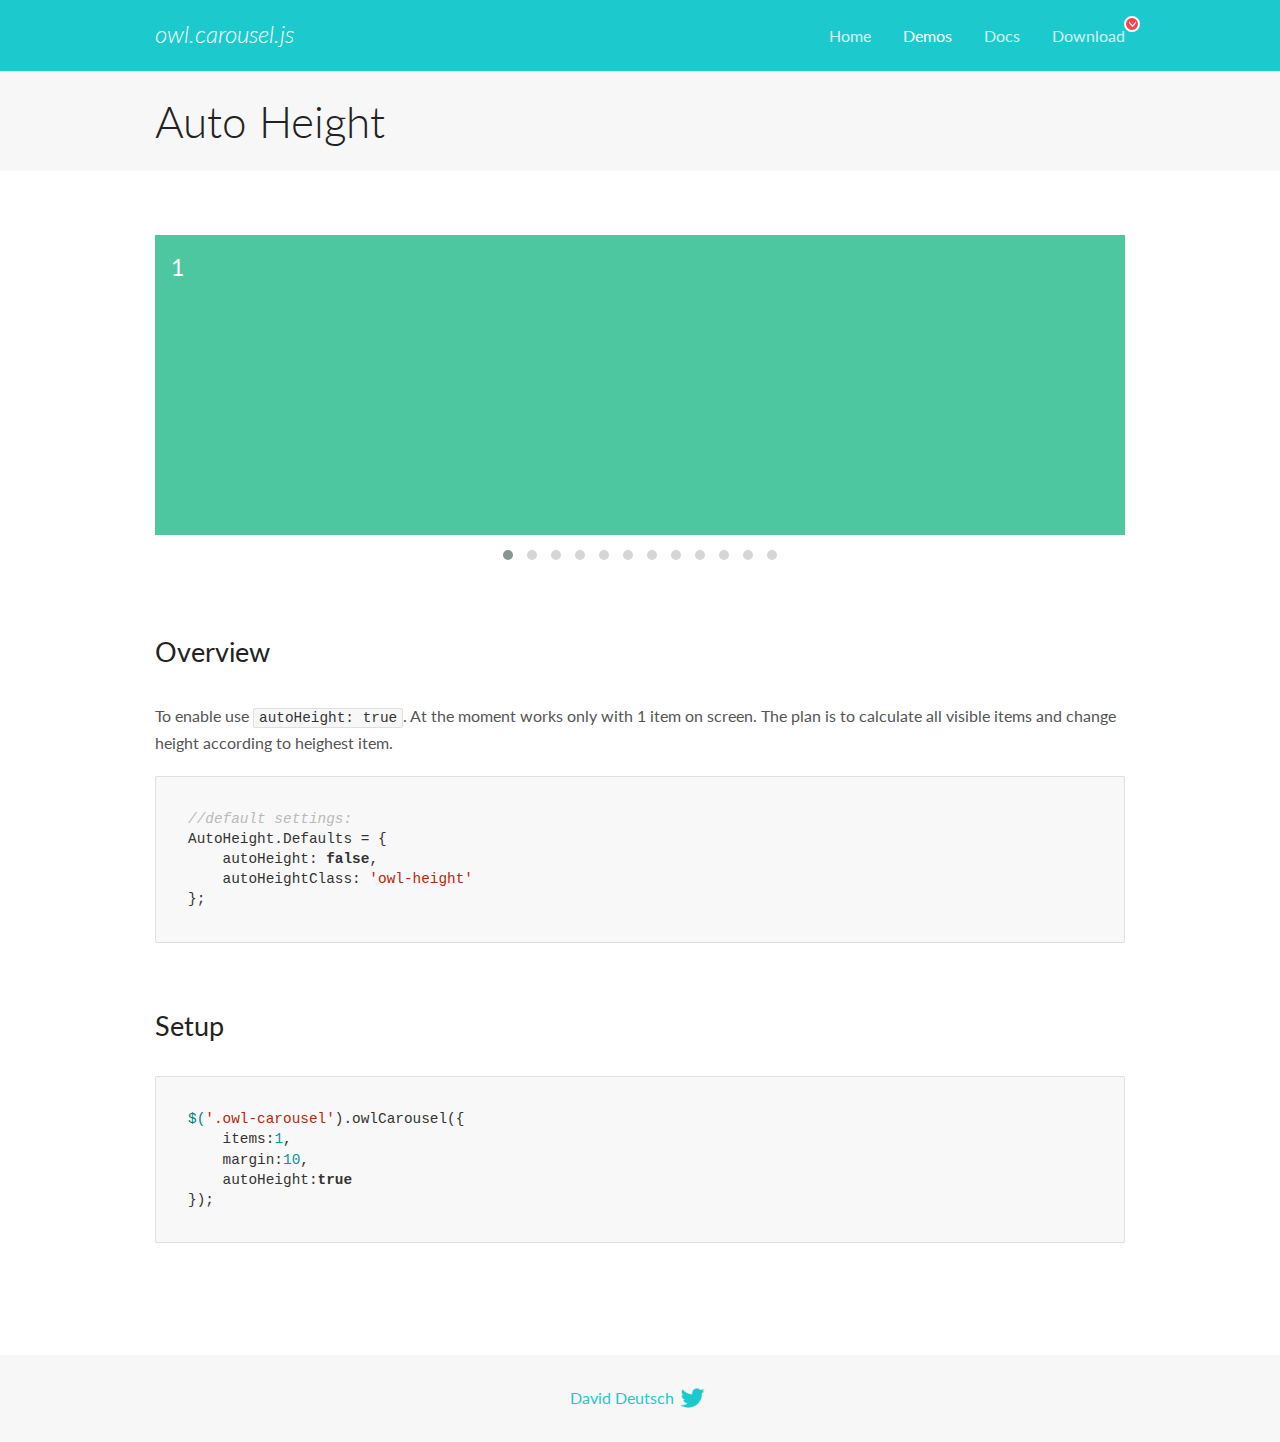
<file: OwlCarousel2-2.3.4/docs/demos/autoheight.html>
<!DOCTYPE html>
<html lang="en">
  <head>

    <!-- head -->
    <meta charset="utf-8">
    <meta name="msapplication-tap-highlight" content="no" />
    <meta name="viewport" content="width=device-width, initial-scale=1.0" />
    <meta name="description" content="autoHeight usage demo">
    <meta name="author" content="David Deutsch">
    <title>
      Auto Height Demo | Owl Carousel | 2.3.4
    </title>

    <!-- Stylesheets -->
    <link href='https://fonts.googleapis.com/css?family=Lato:300,400,700,400italic,300italic' rel='stylesheet' type='text/css'>
    <link rel="stylesheet" href="../assets/css/docs.theme.min.css">

    <!-- Owl Stylesheets -->
    <link rel="stylesheet" href="../assets/owlcarousel/assets/owl.carousel.min.css">
    <link rel="stylesheet" href="../assets/owlcarousel/assets/owl.theme.default.min.css">

    <!-- HTML5 shim and Respond.js IE8 support of HTML5 elements and media queries -->

    <!--[if lt IE 9]>
      <script src="https://oss.maxcdn.com/libs/html5shiv/3.7.0/html5shiv.js"></script>
      <script src="https://oss.maxcdn.com/libs/respond.js/1.3.0/respond.min.js"></script>
    <![endif]-->

    <!-- Favicons -->
    <link rel="apple-touch-icon-precomposed" sizes="144x144" href="../assets/ico/apple-touch-icon-144-precomposed.png">
    <link rel="shortcut icon" href="../assets/ico/favicon.png">
    <link rel="shortcut icon" href="favicon.ico">

    <!-- Yeah i know js should not be in header. Its required for demos.-->

    <!-- javascript -->
    <script src="../assets/vendors/jquery.min.js"></script>
    <script src="../assets/owlcarousel/owl.carousel.js"></script>
  </head>
  <body>

    <!-- header -->
    <header class="header">
      <div class="row">
        <div class="large-12 columns">
          <div class="brand left">
            <h3>
              <a href="/OwlCarousel2/">owl.carousel.js</a> 
            </h3>
          </div>
          <a id="toggle-nav" class="right">
            <span></span> <span></span> <span></span> 
          </a> 
          <div class="nav-bar">
            <ul class="clearfix">
              <li> <a href="/OwlCarousel2/index.html">Home</a>  </li>
              <li class="active">
                <a href="/OwlCarousel2/demos/demos.html">Demos</a> 
              </li>
              <li> <a href="/OwlCarousel2/docs/started-welcome.html">Docs</a>  </li>
              <li>
                <a href="https://github.com/OwlCarousel2/OwlCarousel2/archive/2.3.4.zip">Download</a> 
                <span class="download"></span> 
              </li>
            </ul>
          </div>
        </div>
      </div>
    </header>

    <!-- title -->
    <section class="title">
      <div class="row">
        <div class="large-12 columns">
          <h1>Auto Height</h1>
        </div>
      </div>
    </section>

    <!--  Demos -->
    <section id="demos">
      <div class="row">
        <div class="large-12 columns">
          <div class="owl-carousel owl-theme">
            <div class="item" style="height:300px">
              <h4>1</h4>
            </div>
            <div class="item" style="height:100px">
              <h4>2</h4>
            </div>
            <div class="item" style="height:500px">
              <h4>3</h4>
            </div>
            <div class="item" style="height:250px">
              <h4>4</h4>
            </div>
            <div class="item" style="height:400px">
              <h4>5</h4>
            </div>
            <div class="item" style="height:500px">
              <h4>6</h4>
            </div>
            <div class="item" style="height:600px">
              <h4>7</h4>
            </div>
            <div class="item" style="height:400px">
              <h4>8</h4>
            </div>
            <div class="item" style="height:300px">
              <h4>9</h4>
            </div>
            <div class="item" style="height:350px">
              <h4>10</h4>
            </div>
            <div class="item" style="height:200px">
              <h4>11</h4>
            </div>
            <div class="item" style="height:150px">
              <h4>12</h4>
            </div>
          </div>
          <h3 id="overview">Overview</h3>
          <p>To enable use <code>autoHeight: true</code>. At the moment works only with 1 item on screen. The plan is to calculate all visible items and change height according to heighest item.</p>
          <pre><code>//default settings:
AutoHeight.Defaults = {
    autoHeight: false,
    autoHeightClass: &#39;owl-height&#39;
};</code></pre>
          <h3 id="setup">Setup</h3>
          <pre><code>$(&#39;.owl-carousel&#39;).owlCarousel({
    items:1,
    margin:10,
    autoHeight:true
});</code></pre>
          <script>
            $(document).ready(function() {
              $('.owl-carousel').owlCarousel({
                items: 1,
                margin: 10,
                autoHeight: true
              });
            })
          </script>
        </div>
      </div>
    </section>

    <!-- footer -->
    <footer class="footer">
      <div class="row">
        <div class="large-12 columns">
          <h5>
            <a href="/OwlCarousel2/docs/support-contact.html">David Deutsch</a> 
            <a id="custom-tweet-button" href="https://twitter.com/share?url=https://github.com/OwlCarousel2/OwlCarousel2&text=Owl Carousel - This is so awesome! " target="_blank"></a> 
          </h5>
        </div>
      </div>
    </footer>

    <!-- vendors -->
    <script src="../assets/vendors/highlight.js"></script>
    <script src="../assets/js/app.js"></script>
  </body>
</html>
</file>
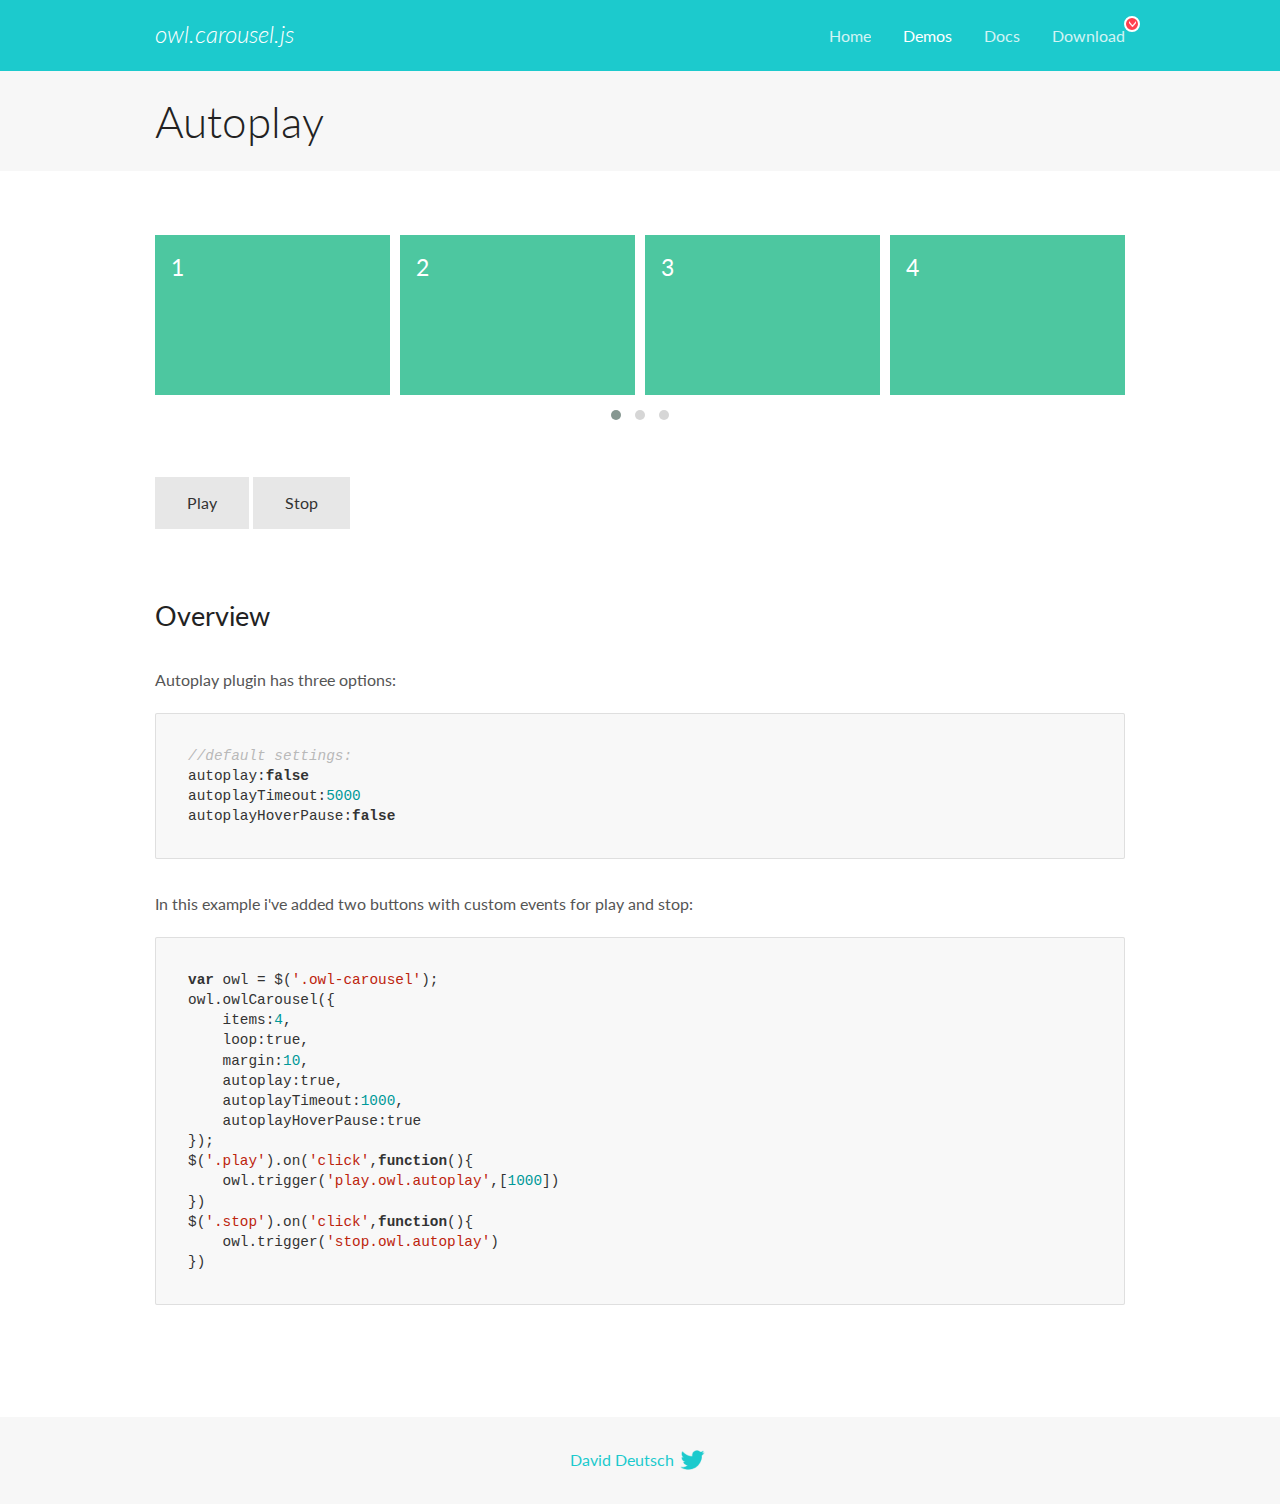
<file: OwlCarousel2-2.3.4/docs/demos/autoplay.html>
<!DOCTYPE html>
<html lang="en">
  <head>

    <!-- head -->
    <meta charset="utf-8">
    <meta name="msapplication-tap-highlight" content="no" />
    <meta name="viewport" content="width=device-width, initial-scale=1.0" />
    <meta name="description" content="Autoplay usage demo">
    <meta name="author" content="David Deutsch">
    <title>
      Autoplay Demo | Owl Carousel | 2.3.4
    </title>

    <!-- Stylesheets -->
    <link href='https://fonts.googleapis.com/css?family=Lato:300,400,700,400italic,300italic' rel='stylesheet' type='text/css'>
    <link rel="stylesheet" href="../assets/css/docs.theme.min.css">

    <!-- Owl Stylesheets -->
    <link rel="stylesheet" href="../assets/owlcarousel/assets/owl.carousel.min.css">
    <link rel="stylesheet" href="../assets/owlcarousel/assets/owl.theme.default.min.css">

    <!-- HTML5 shim and Respond.js IE8 support of HTML5 elements and media queries -->

    <!--[if lt IE 9]>
      <script src="https://oss.maxcdn.com/libs/html5shiv/3.7.0/html5shiv.js"></script>
      <script src="https://oss.maxcdn.com/libs/respond.js/1.3.0/respond.min.js"></script>
    <![endif]-->

    <!-- Favicons -->
    <link rel="apple-touch-icon-precomposed" sizes="144x144" href="../assets/ico/apple-touch-icon-144-precomposed.png">
    <link rel="shortcut icon" href="../assets/ico/favicon.png">
    <link rel="shortcut icon" href="favicon.ico">

    <!-- Yeah i know js should not be in header. Its required for demos.-->

    <!-- javascript -->
    <script src="../assets/vendors/jquery.min.js"></script>
    <script src="../assets/owlcarousel/owl.carousel.js"></script>
  </head>
  <body>

    <!-- header -->
    <header class="header">
      <div class="row">
        <div class="large-12 columns">
          <div class="brand left">
            <h3>
              <a href="/OwlCarousel2/">owl.carousel.js</a> 
            </h3>
          </div>
          <a id="toggle-nav" class="right">
            <span></span> <span></span> <span></span> 
          </a> 
          <div class="nav-bar">
            <ul class="clearfix">
              <li> <a href="/OwlCarousel2/index.html">Home</a>  </li>
              <li class="active">
                <a href="/OwlCarousel2/demos/demos.html">Demos</a> 
              </li>
              <li> <a href="/OwlCarousel2/docs/started-welcome.html">Docs</a>  </li>
              <li>
                <a href="https://github.com/OwlCarousel2/OwlCarousel2/archive/2.3.4.zip">Download</a> 
                <span class="download"></span> 
              </li>
            </ul>
          </div>
        </div>
      </div>
    </header>

    <!-- title -->
    <section class="title">
      <div class="row">
        <div class="large-12 columns">
          <h1>Autoplay</h1>
        </div>
      </div>
    </section>

    <!--  Demos -->
    <section id="demos">
      <div class="row">
        <div class="large-12 columns">
          <div class="owl-carousel owl-theme">
            <div class="item">
              <h4>1</h4>
            </div>
            <div class="item">
              <h4>2</h4>
            </div>
            <div class="item">
              <h4>3</h4>
            </div>
            <div class="item">
              <h4>4</h4>
            </div>
            <div class="item">
              <h4>5</h4>
            </div>
            <div class="item">
              <h4>6</h4>
            </div>
            <div class="item">
              <h4>7</h4>
            </div>
            <div class="item">
              <h4>8</h4>
            </div>
            <div class="item">
              <h4>9</h4>
            </div>
            <div class="item">
              <h4>10</h4>
            </div>
            <div class="item">
              <h4>11</h4>
            </div>
            <div class="item">
              <h4>12</h4>
            </div>
          </div>
          <a class="button secondary play">Play</a> 
          <a class="button secondary stop">Stop</a> 
          <h3 id="overview">Overview</h3>
          <p>Autoplay plugin has three options:</p>
          <pre><code>//default settings:
autoplay:false
autoplayTimeout:5000
autoplayHoverPause:false</code></pre>
          <p>In this example i&#39;ve added two buttons with custom events for play and stop:</p>
          <pre><code>var owl = $(&#39;.owl-carousel&#39;);
owl.owlCarousel({
    items:4,
    loop:true,
    margin:10,
    autoplay:true,
    autoplayTimeout:1000,
    autoplayHoverPause:true
});
$(&#39;.play&#39;).on(&#39;click&#39;,function(){
    owl.trigger(&#39;play.owl.autoplay&#39;,[1000])
})
$(&#39;.stop&#39;).on(&#39;click&#39;,function(){
    owl.trigger(&#39;stop.owl.autoplay&#39;)
})</code></pre>
          <script>
            $(document).ready(function() {
              var owl = $('.owl-carousel');
              owl.owlCarousel({
                items: 4,
                loop: true,
                margin: 10,
                autoplay: true,
                autoplayTimeout: 1000,
                autoplayHoverPause: true
              });
              $('.play').on('click', function() {
                owl.trigger('play.owl.autoplay', [1000])
              })
              $('.stop').on('click', function() {
                owl.trigger('stop.owl.autoplay')
              })
            })
          </script>
        </div>
      </div>
    </section>

    <!-- footer -->
    <footer class="footer">
      <div class="row">
        <div class="large-12 columns">
          <h5>
            <a href="/OwlCarousel2/docs/support-contact.html">David Deutsch</a> 
            <a id="custom-tweet-button" href="https://twitter.com/share?url=https://github.com/OwlCarousel2/OwlCarousel2&text=Owl Carousel - This is so awesome! " target="_blank"></a> 
          </h5>
        </div>
      </div>
    </footer>

    <!-- vendors -->
    <script src="../assets/vendors/highlight.js"></script>
    <script src="../assets/js/app.js"></script>
  </body>
</html>
</file>
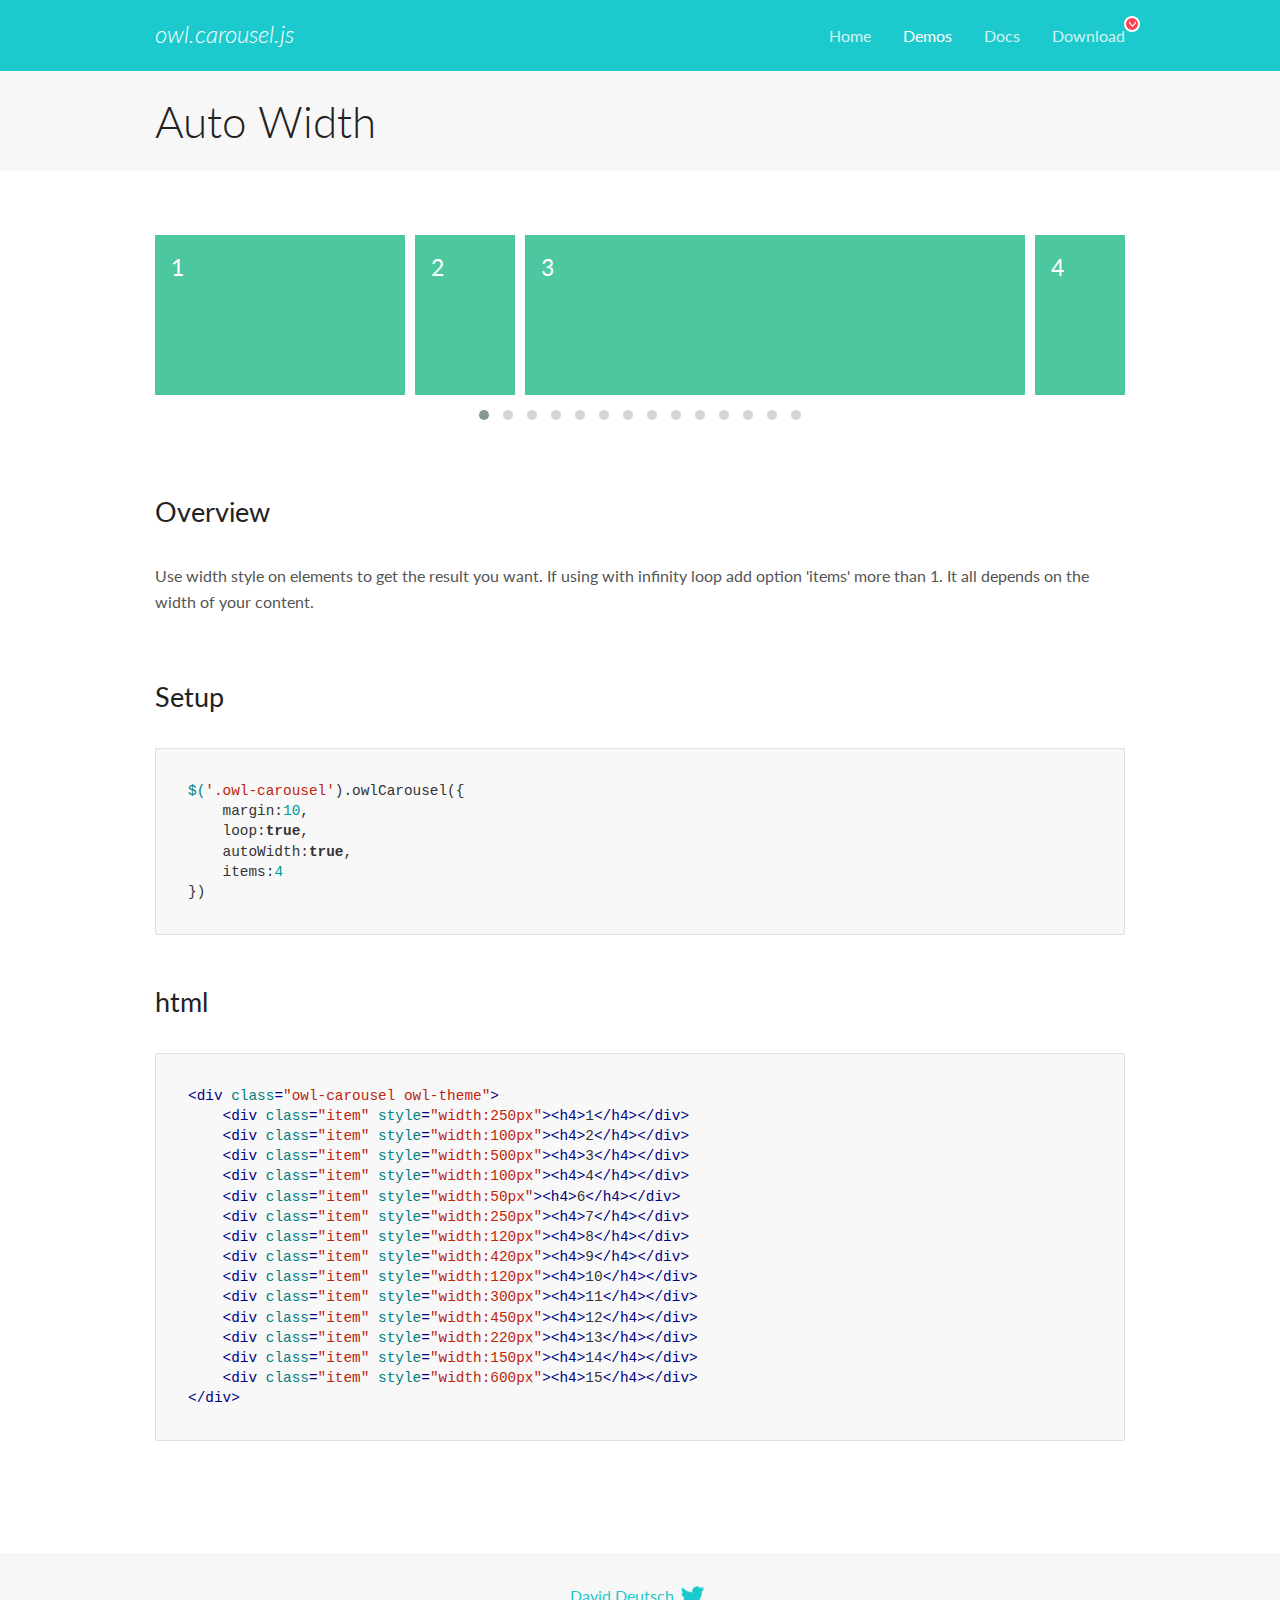
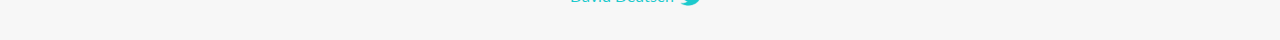
<file: OwlCarousel2-2.3.4/docs/demos/autowidth.html>
<!DOCTYPE html>
<html lang="en">
  <head>

    <!-- head -->
    <meta charset="utf-8">
    <meta name="msapplication-tap-highlight" content="no" />
    <meta name="viewport" content="width=device-width, initial-scale=1.0" />
    <meta name="description" content="Auto Width">
    <meta name="author" content="David Deutsch">
    <title>
      Auto Width Demo | Owl Carousel | 2.3.4
    </title>

    <!-- Stylesheets -->
    <link href='https://fonts.googleapis.com/css?family=Lato:300,400,700,400italic,300italic' rel='stylesheet' type='text/css'>
    <link rel="stylesheet" href="../assets/css/docs.theme.min.css">

    <!-- Owl Stylesheets -->
    <link rel="stylesheet" href="../assets/owlcarousel/assets/owl.carousel.min.css">
    <link rel="stylesheet" href="../assets/owlcarousel/assets/owl.theme.default.min.css">

    <!-- HTML5 shim and Respond.js IE8 support of HTML5 elements and media queries -->

    <!--[if lt IE 9]>
      <script src="https://oss.maxcdn.com/libs/html5shiv/3.7.0/html5shiv.js"></script>
      <script src="https://oss.maxcdn.com/libs/respond.js/1.3.0/respond.min.js"></script>
    <![endif]-->

    <!-- Favicons -->
    <link rel="apple-touch-icon-precomposed" sizes="144x144" href="../assets/ico/apple-touch-icon-144-precomposed.png">
    <link rel="shortcut icon" href="../assets/ico/favicon.png">
    <link rel="shortcut icon" href="favicon.ico">

    <!-- Yeah i know js should not be in header. Its required for demos.-->

    <!-- javascript -->
    <script src="../assets/vendors/jquery.min.js"></script>
    <script src="../assets/owlcarousel/owl.carousel.js"></script>
  </head>
  <body>

    <!-- header -->
    <header class="header">
      <div class="row">
        <div class="large-12 columns">
          <div class="brand left">
            <h3>
              <a href="/OwlCarousel2/">owl.carousel.js</a> 
            </h3>
          </div>
          <a id="toggle-nav" class="right">
            <span></span> <span></span> <span></span> 
          </a> 
          <div class="nav-bar">
            <ul class="clearfix">
              <li> <a href="/OwlCarousel2/index.html">Home</a>  </li>
              <li class="active">
                <a href="/OwlCarousel2/demos/demos.html">Demos</a> 
              </li>
              <li> <a href="/OwlCarousel2/docs/started-welcome.html">Docs</a>  </li>
              <li>
                <a href="https://github.com/OwlCarousel2/OwlCarousel2/archive/2.3.4.zip">Download</a> 
                <span class="download"></span> 
              </li>
            </ul>
          </div>
        </div>
      </div>
    </header>

    <!-- title -->
    <section class="title">
      <div class="row">
        <div class="large-12 columns">
          <h1>Auto Width</h1>
        </div>
      </div>
    </section>

    <!--  Demos -->
    <section id="demos">
      <div class="row">
        <div class="large-12 columns">
          <div class="owl-carousel owl-theme">
            <div class="item" style="width:250px">
              <h4>1</h4>
            </div>
            <div class="item" style="width:100px">
              <h4>2</h4>
            </div>
            <div class="item" style="width:500px">
              <h4>3</h4>
            </div>
            <div class="item" style="width:100px">
              <h4>4</h4>
            </div>
            <div class="item" style="width:50px">
              <h4>6</h4>
            </div>
            <div class="item" style="width:250px">
              <h4>7</h4>
            </div>
            <div class="item" style="width:120px">
              <h4>8</h4>
            </div>
            <div class="item" style="width:420px">
              <h4>9</h4>
            </div>
            <div class="item" style="width:120px">
              <h4>10</h4>
            </div>
            <div class="item" style="width:300px">
              <h4>11</h4>
            </div>
            <div class="item" style="width:450px">
              <h4>12</h4>
            </div>
            <div class="item" style="width:220px">
              <h4>13</h4>
            </div>
            <div class="item" style="width:150px">
              <h4>14</h4>
            </div>
            <div class="item" style="width:600px">
              <h4>15</h4>
            </div>
          </div>
          <h3 id="overview">Overview</h3>
          <p>Use width style on elements to get the result you want. If using with infinity loop add option &#39;items&#39; more than 1. It all depends on the width of your content.</p>
          <h3 id="setup">Setup</h3>
          <pre><code>$(&#39;.owl-carousel&#39;).owlCarousel({
    margin:10,
    loop:true,
    autoWidth:true,
    items:4
})</code></pre>
          <h3 id="html">html</h3>
          <pre><code>&lt;div class=&quot;owl-carousel owl-theme&quot;&gt;
    &lt;div class=&quot;item&quot; style=&quot;width:250px&quot;&gt;&lt;h4&gt;1&lt;/h4&gt;&lt;/div&gt;
    &lt;div class=&quot;item&quot; style=&quot;width:100px&quot;&gt;&lt;h4&gt;2&lt;/h4&gt;&lt;/div&gt;
    &lt;div class=&quot;item&quot; style=&quot;width:500px&quot;&gt;&lt;h4&gt;3&lt;/h4&gt;&lt;/div&gt;
    &lt;div class=&quot;item&quot; style=&quot;width:100px&quot;&gt;&lt;h4&gt;4&lt;/h4&gt;&lt;/div&gt;
    &lt;div class=&quot;item&quot; style=&quot;width:50px&quot;&gt;&lt;h4&gt;6&lt;/h4&gt;&lt;/div&gt;
    &lt;div class=&quot;item&quot; style=&quot;width:250px&quot;&gt;&lt;h4&gt;7&lt;/h4&gt;&lt;/div&gt;
    &lt;div class=&quot;item&quot; style=&quot;width:120px&quot;&gt;&lt;h4&gt;8&lt;/h4&gt;&lt;/div&gt;
    &lt;div class=&quot;item&quot; style=&quot;width:420px&quot;&gt;&lt;h4&gt;9&lt;/h4&gt;&lt;/div&gt;
    &lt;div class=&quot;item&quot; style=&quot;width:120px&quot;&gt;&lt;h4&gt;10&lt;/h4&gt;&lt;/div&gt;
    &lt;div class=&quot;item&quot; style=&quot;width:300px&quot;&gt;&lt;h4&gt;11&lt;/h4&gt;&lt;/div&gt;
    &lt;div class=&quot;item&quot; style=&quot;width:450px&quot;&gt;&lt;h4&gt;12&lt;/h4&gt;&lt;/div&gt;
    &lt;div class=&quot;item&quot; style=&quot;width:220px&quot;&gt;&lt;h4&gt;13&lt;/h4&gt;&lt;/div&gt;
    &lt;div class=&quot;item&quot; style=&quot;width:150px&quot;&gt;&lt;h4&gt;14&lt;/h4&gt;&lt;/div&gt;
    &lt;div class=&quot;item&quot; style=&quot;width:600px&quot;&gt;&lt;h4&gt;15&lt;/h4&gt;&lt;/div&gt;
&lt;/div&gt;</code></pre>
          <script>
            $(document).ready(function() {
              $('.owl-carousel').owlCarousel({
                margin: 10,
                loop: true,
                autoWidth: true,
                items: 4
              })
            })
          </script>
        </div>
      </div>
    </section>

    <!-- footer -->
    <footer class="footer">
      <div class="row">
        <div class="large-12 columns">
          <h5>
            <a href="/OwlCarousel2/docs/support-contact.html">David Deutsch</a> 
            <a id="custom-tweet-button" href="https://twitter.com/share?url=https://github.com/OwlCarousel2/OwlCarousel2&text=Owl Carousel - This is so awesome! " target="_blank"></a> 
          </h5>
        </div>
      </div>
    </footer>

    <!-- vendors -->
    <script src="../assets/vendors/highlight.js"></script>
    <script src="../assets/js/app.js"></script>
  </body>
</html>
</file>
<file: css/blog.css>
* {
    margin: 0 auto;
    box-sizing: border-box;
    font-family: 'Volkhov', serif;
}
.container-fluid {
    width: 100%;
}

.header {
    position: fixed;
    width: 100%;
    height: auto;
    padding: 30px 50px;
    z-index: 10;
}

.header .navbar {
    display: flex;
    flex-direction: row;
    justify-content: space-between;
    align-items: center;
}

.header .navbar .navbar-logo a {
    font-size: 32px;
    font-weight: 900;
    padding: 0px;
}

.header .navbar-content {
    display: flex;
    flex-direction: row;
    align-items: center;
}

.header .search-bar form {
    border: 1px solid #fb811e;
    background-color: white;
}

.header .search-bar span {
    background-color: white;
}

.header .search-bar input {
    border: 1px solid #fb811e;
}

.header .search-bar i {
    font-size: 25px;
    color: #fb811e;
}

.header .toggle-button i {
    font-size: 25px;
    color: #fb811e;
}

.header .toggle-button .dropdown-menu a {
    color: black;
}

.header .toggle-button .dropdown-menu a:hover {
    color: #fb811e;
    font-weight: bold;
    background-color: #e4e4e4;
}

.blog-carousel .row .carousel-title {
    position: absolute;
    top: 150px;
    left: 50px;
}

.blog-carousel .row .carousel-title h4 {
    font-weight: 700;
    line-height: 28px;
    margin-bottom: 10px;
}

.blog-carousel .row .carousel-title p {
    font-weight: bold;
    font-size: 15px;
    font-family: 'Source Sans Pro', sans-serif;
}

.blog-carousel .row .carousel-main {
    height: 300px;
}

.blog-carousel .row .carousel-main img {
    width: 100%;
    height: 100%;
    object-fit: cover;
}

.blog-card {
    margin: 100px 40px;
    display: flex;
}

.blog-card .card {
    padding: 15px 15px;
    margin: 50px 0;
    box-shadow: 0 5px 10px 5px rgba(0, 0, 0, 0.086);
    border-radius: 10px;
}

.blog-card .card img {
    width: 100%;
    border-radius: 10px;
}

.blog-card .card .card-body {
    margin-left: 0;
    text-align: left;
}

.blog-card .card .card-body h6 {
    font-size: 16px;
    line-height: 25px;
    font-weight: 400;
    color: rgb(54, 54, 54);
    font-family: 'Source Sans Pro', sans-serif;
}

.blog-card .card .card-body span {
    font-family: 'Source Sans Pro', sans-serif;
    font-size: 16px;
    line-height: 25px;
    font-weight: 400;
    color:#fb811e;
}

.blog-card .card .card-body p {
    font-family: 'Source Sans Pro', sans-serif;
    font-size: 26px;
    line-height: 34px;
    font-weight: 700;
    color: #fb811e;
    margin-bottom: 30px;
    color: black;
}

.blog-card .card .btn {
        font-size: 16px;
        line-height: 26px;
        text-transform: uppercase;
        padding: 15px 30px;
        font-weight: 600;
        font-family: 'Source Sans Pro', sans-serif;
        background: #fb811e;
        border: none;
        color: white;
        border-radius: 30px;
        transition: all .25s ease-in-out;
    }

.blog-card .nav-control .nav-item a {
    background-color: transparent;
    border-radius: 50%;
    color: black;
}

.blog-card .nav-control .nav-item .active {
    background-color: #009f4d;
    color: white;
}

.blog-card .nav-control .nav-item a:hover {
    background-color: #009f4d;
    color: white;
}

.blog-card .blog-post {
    position: -webkit-sticky;
    position: sticky;
    top: 0;
}

.blog-card .blog-post input, button {
    border: 0.5px solid rgba(0, 0, 0, 0.088);
    padding: 12px;
}

.blog-card .blog-post button {
    color: white;
    background-color: #fb811e;
}

.blog-card .blog-post .post-content {
    margin: 40px 0;
}

.blog-card .blog-post .post-content .content {
    margin: 40px 0;
}

.blog-card .blog-post .post-content .content h2 {
    font-size: 22px;
    line-height: 32px;
    font-weight: 600;
    margin-bottom: 18px;
}

.blog-card .blog-post .post-content .content a {
    font-size: 18px;
    line-height: 25px;
    font-family: 'Source Sans Pro', sans-serif;
    font-weight: 600;
    color: #060606b8;
}

.blog-card .blog-post .post-content .recent-post a {
    font-size: 18px;
    line-height: 25px;
    font-family: 'Source Sans Pro', sans-serif;
    font-weight: 600;
    color: #060606e4;
}

.blog-card .blog-post .post-content .recent-cmt a {
    font-size: 18px;
    line-height: 25px;
    font-family: 'Source Sans Pro', sans-serif;
    font-weight: 600;
    color:#fb811e;
}

.blog-card .blog-post .post-content .content a:hover {
    color: #fb811e;
}

.blog-card .blog-post .recent-cmt li {
    padding-bottom: 15px;
}

.blog-card .blog-post .content .recent-co a{
    color:#fb811e;
}

.footer {
    margin: 5rem 0;
}

.footer .row .col-12 {
    text-align: left;
}

.footer .findus-footer h3 {
    font-size: 20px;
    line-height: 25px;
    margin-bottom: 30px;
    font-weight: 600;
}

.footer .findus-footer p {
    font-family: 'Source Sans Pro', sans-serif;
    font-size: 17px;
    line-height: 24px;
    margin-top: 1rem;
}

.footer .farmstead-footer a {
    font-size: 32px;
    color: #fb811e;
}

.footer .farmstead-footer i {
    position: absolute;
    font-size: 20px;
    color: #fb811e;
    top: -5px;
    left: 70px;
}

.footer .farmstead-footer p {
    font-family: 'Source Sans Pro', sans-serif;
    font-size: 17px;
    line-height: 24px;
    margin-top: 1rem;
}

.footer .farmstead-footer span>a {
    font-family: 'Source Sans Pro', sans-serif;
    font-size: 17px;
    line-height: 24px;
    margin-top: 1rem;
    color: #009f4d;
}

.footer .farmstead-footer span>a:hover {
    color: #fb811e;
}

.footer .news-footer span>a:hover {
    color: #fb811e;
}

.footer .news-footer h3 {
    font-size: 16px;
    line-height: 25px;
    font-weight: 600;
    margin-bottom: 30px;
}

.footer .news-footer p {
    font-size: 17px;
    font-family: 'Source Sans Pro', sans-serif;
}

.footer .news-footer .input-group input {
    border-radius: 30px 0 0 30px;
    padding: 0 20px;
    width: 80%;
}

.footer .news-footer .input-group {
    margin: 20px 0px;
}

.footer .news-footer .input-group span {
    color: white;
    background-color: #009f4d;
    border-radius: 0 30px 30px 0;
    padding: 10px 40px;
    margin-bottom: 2px;
    margin-left: 40px;
}

.footer .logo-footer a {
    color: #009f4d;
    background-color: rgb(10 191 83 / 8%);
    font-size: 16px;
    border-radius: 50%;
    width: 35px;
    height: 35px;
    line-height: 35px;
}

.footer .logo-footer i {
    background-color: rgb(10 191 83 / 8%);
    border-radius: 50%;
    width: 35px;
    height: 35px;
    line-height: 35px;
    text-align: center;
}
</file>
<file: css/index.css>
*{
    font-family: 'Oswald', sans-serif;
    padding: 0;
    margin: 0;
    box-sizing: border-box;
}

.container-fluid {
    width: 100%;
}

.header {
    position: fixed;
    width: 100%;
    height: auto;
    padding: 30px 50px;
    z-index: 10;
}

.header .navbar {
    display: flex;
    flex-direction: row;
    justify-content: space-between;
    align-items: center;
}

.header .navbar .navbar-logo a {
    font-size: 32px;
    font-weight: 900;
    padding: 0px;
}

.header .navbar-content {
    display: flex;
    flex-direction: row;
    align-items: center;
}

.header .search-bar form {
    border: 1px solid #fb811e;
    background-color: white;
}

.header .search-bar span {
    background-color: white;
}

.header .search-bar input {
    border: 1px solid #fb811e;
}

.header .search-bar i {
    font-size: 25px;
    color: #fb811e;
}

.header .toggle-button i {
    font-size: 25px;
    color: #fb811e;
}

.header .toggle-button .dropdown-menu a {
    color: black;
}

.header .toggle-button .dropdown-menu a:hover {
    color: #fb811e;
    font-weight: bold;
    background-color: #e4e4e4;
}

.farm-carousel {
    height: 650px;
}

.farm-carousel .farm-carousel-bg::after {
    content: "Farm";
    position: absolute;
    top: 100px;
    left: 50px;
    width: 500px;
    color: #40404016;
    font-size: 6rem;
    font-weight: 700;
}

.farm-carousel .row .farm-title {
    position: relative;
    top: 190px;
    left: 90px;
    z-index: 10;
    height: 100%;
}

.farm-carousel .row .farm-title h3 {
    font-size: 35px;
    line-height: 45px;
    font-weight: bold;
}

.farm-carousel .row .farm-title p {
    font-size: 17px;
    line-height: 26px;
    font-family: 'Source Sans Pro', sans-serif;
    font-weight: 400;
}

.farm-carousel .row .farm-title .btn-style {
    font-size: 16px;
    line-height: 26px;
    text-transform: uppercase;
    padding: 12px 30px;
    font-weight: 600;
    background: #fb811e;
    border: none;
    color: white;
    border-radius: 30px;
    transition: all .25s ease-in-out;
}

.farm-carousel .row .farm-title .btn-style:hover {
    background: #28a745;
}

.farm-carousel .row .farm-slider {
    width: 100%;
    height: 100%;
}

.farm-carousel .row .farm-slider .carousel-indicators button {
    width: 12px;
    height: 12px;
    border-radius: 50%;
    background-color: white;
    margin: 0px 4px;
}

.farm-carousel .row .farm-slider .carousel-indicators button:active {
    background-color: #fb811e;
}

.farm-carousel .row .farm-slider .carousel-inner img {
    border-bottom-left-radius: 5%;
    border-bottom-right-radius: 5%;
    height: 650px;
}

.farm-carousel .row .farm-slider .carousel-inner .img-info {
    position: absolute;
    z-index: 1000;
    bottom: 40px;
    right: 50px;
}

.farm-carousel .row .farm-slider .carousel-inner .img-info h4 {
    color: white;
}

.farm-carousel .row .farm-slider .carousel-inner .img-info p {
    color: white;
    font-size: 17px;
    line-height: 26px;
    font-family: 'Source Sans Pro', sans-serif;
    font-weight: 400;
}
.farm-products {
    padding: 8rem 1.5rem;
}

.farm-products .row .product-leader {
    padding: 40px 0;
    padding-right: 30px;
}

.farm-products .row .product-leader h5 {
    color: #fb811e;
    font-weight: 400;
    font-size: 22px;
    line-height: 50px;
}

.farm-products .row .product-leader h3 {
    margin-bottom: 20px;
    font-weight: 700;
    font-size: 40px;
    line-height: 50px;
}

.farm-products .row .product-leader p {
    font-size: 17px;
    line-height: 26px;
    color: #707070;
    font-weight: 400;
    font-family: 'Source Sans Pro', sans-serif;
}

.farm-products .row .product-type .product-info {
    text-align: center;
    padding: 40px 30px;
    box-shadow: 0 10px 10px 5px rgba(0, 0, 0, 0.03);
    border-radius: 10%;
}

.farm-products .row .product-type .product-info img {
    margin: 0 auto;
    width: 65px;
}

.farm-products .row .product-type .product-info div {
    font-size: 20px;
    line-height: 28px;
    font-weight: 600;
    margin-top: 25px;
}

.farm-products .row .product-type .product-info a {
    color: black;
}

.agriculture{
    padding: 80px 40px;
}

.agriculture .agriculture_content{
    display: flex;
}

.agriculture .left{
    width: 50%;
}

.agriculture .left h5{
    font-size: 22px;
    color: #fb811e;
}

.agriculture .left h2{
    font-size: 40px;
    line-height: 50px;
    font-weight: 600;
    color: #060606;
}

.agriculture .left p{
    margin-top: 10px;
    max-width: 80%;
    font-size: 17px;
    line-height: 27px;
    color: #707070;
}

.button{
    margin-top: 25px;
    font-size: 16px;
    line-height: 26px;
    text-transform: uppercase;
    padding: 12px 30px;
    font-weight: 400;
    background: #fb811e;
    border: none;
    color: #fff;
    border-radius: 30px;
    /* transition: 1s duration; */
}

.button:hover{
    background: #009f4d;
    color: #ffffff;
}

.agriculture .right{
    width: 50%;
}

.agriculture .right img{
    max-width: 100%;
    display: block;
    border-radius: 8px;
    width: 100%;
}

.service{
    padding: 80px 40px;
    background-color: #009f4d;
    position: relative;
}

.service .title .title_content{
    display: flex;
    color: #fff;
    flex-wrap: wrap;
    margin-right: -15px;
    margin-left: -15px;
}

.service .title .title_content .left{
    max-width: 50%;
    flex: 0 0 50%;
    width: 100%;
    padding:0 15px;
}

.service .title .title_content .left h5{
    font-size: 22px;
    margin-bottom: 10px;
    font-weight: 400;
}

.service .title .title_content .left h2{
    font-size: 40px;
    line-height: 50px;
    font-weight: 600;
    max-width: 85%;
    font-family: 'Volkhov', serif;
}

.service .title .title_content .right{
    max-width: 50%;
    flex: 0 0 50%;
   
    width: 100%;
    padding:0 15px;
}

.service .title .title_content .right p{
    font-size: 1.25rem;
    font-weight: 300;
    max-width: 80%;
    line-height: 35px;
    margin-top: 40px;
}

.service .title .title_content .bg_content{
    position: absolute;
    color: #fff;
    font-weight: bold;
    z-index: 1;
    opacity:0.2;
    font-size: 12vw;
    top: 160px;
    left: 230px;
    letter-spacing: 5px;
    font-family: 'Courier New', Courier, monospace;
}

.service .main{
    margin-top: 80px;
}

.service .main .row{
    display: flex;
}



.service .main .item{
    background: #fff;
    border-radius: 20px;
    box-shadow: 0 25px 98px 0 rgb(19 19 19 / 3%);
    border: 1px solid #eee;
    border: none;
}

.service .main .item_header img{
    border-radius: 20px;
    border-bottom-left-radius: 0px;
    border-bottom-right-radius: 0px;
}

.service .main .item_body{
    margin-left: 30px;
}

.service .main .item_body span{
    display: inline-block;
    color: #009f4d;
    background-color: rgb(0 159 77 / 16%);
    padding: 10px 30px;
    border-radius: 20px;
    font-weight: 400;
    margin-top: 30px;
}

.service .main .item_body h3{
    font-size: 24px;
    line-height: 30px;
    font-weight: 600;
    color: #060606;
    margin: 15px 0;
}

.service .main .item_body h3:hover{
    color: #009f4d;
}

.service .main .item_body p{
    max-width: 80%;
    font-size: 17px;
    line-height: 27px;
    color: #707070;
    padding-bottom: 30px;
}

.choose{
    padding: 80px 40px;
}

.choose .title{
    display: flex;
    justify-content: space-between;
    align-items: center;
}

.choose .header_choose{
    width: 50%;
}

.choose .header_choose h5{
    color: #fb811e;
    font-size: 22px;
    font-weight: 400;
    font-family: 'Volkhov', serif;
}

.choose .header_choose h2{
    font-size: 40px;
    line-height: 50px;
    font-weight: 600;
    color: #060606;
    font-family: 'Volkhov', serif;
}

.choose .header_choose p{
    font-size: 17px;
    line-height: 27px;
    color: #707070;
}

.choose .header_choose .row{
    padding-top: 60px;
}

.choose .header_choose .item{
    display: flex;
    /* padding-left: 10px; */
}

.choose .header_choose .item i{
    font-size: 30px;
    color: #fb811e;
}

.choose .header_choose .item h3{
    font-size: 24px;
    font-weight: 600;
    margin: 0 10px;
}

.choose .header_choose .col p{
    max-width: 80%;
    margin: 10px 0 10px 45px;
}

.choose .main{
    width: 50%;
    margin-left: 150px;
    position: relative;
}

.choose .main img{
    width: 500px;
    border-radius: 40px;
}

.choose .main .item{
    background-color:#fb811e;
    color: #fff;
    position: absolute;
    left: -85px;
    bottom: 45px;
    padding: 40px;
    box-shadow: 30px 30px 30px rgb(0 0 0 / 20%);
    min-width: 300px;
    border-radius: 0 0 100px 0;
    text-align: center;
}

.choose .main p{
    font-size: 70px;
    line-height: 80px;
    color: #fff;
    font-weight: 600;
    font-family: 'Volkhov', serif;
}

.choose .main h4{
    color: #fff;
    font-size: 18px;
    text-transform: uppercase;
    font-weight: 600;
    letter-spacing: 0.2px;
    margin-top: -15px;
}

.portfolio{
    padding: 80px 40px;
}

.portfolio .row{
    margin-left: 40px;
}

.portfolio .col-12{
    padding: 40px 0;
    
}

.portfolio .item{
    display: flex;
}

.portfolio .item img{
    width: 60px;
    height: 60px;
    border-style: none;
}

.portfolio .item i{
    font-size: 40px;
    color: #009f4d;
}

.portfolio .item h4{
    margin: 0 20px;
    font-size: 22px;
    line-height: 25px;
    font-weight: 600;
    color: #060606;
    font-family: 'Volkhov', serif;
    margin-bottom: 10px;
}

.portfolio .col-12 p{
    max-width: 60%;
    margin: 0px 0px 10px 20px;
}

.portfolio .col-12:hover{
    border: 1px solid #eee;
    
    background: #fff;
    border-radius: 10px;
}

.portfolio .col-12:hover h4{
    color: #009f4d;
}

.farm-aboutus {
    margin: 5rem 0;
}

.farm-aboutus .row {
    margin-bottom: 5rem;
}

.farm-aboutus .about-left .about-title h5 {
    color: #fb811e;
    font-weight: 400;
    font-size: 22px;
    line-height: 50px;
}

.farm-aboutus .about-left .about-title h3 {
    margin-bottom: 20px;
    font-weight: 700;
    font-size: 40px;
    line-height: 50px;
}

.farm-aboutus .about-left .about-title p {
    font-size: 17px;
    line-height: 26px;
    font-family: 'Source Sans Pro', sans-serif;
    font-weight: 400;
    margin-bottom: 50px;
}

.farm-aboutus .about-left .content i {
    font-size: 30px;
    color: #fb811e;
    padding-right: 10px;
}

.farm-aboutus .about-left .content span {
    font-size: 20px;
    color: black;
    font-weight: 600;
    font-family: 'Volkhov', serif;
    margin-bottom: 10px;
}

.farm-aboutus .about-left .content p {
    font-size: 17px;
    line-height: 26px;
    color: #707070;
    font-weight: 400;
    font-family: 'Source Sans Pro', sans-serif;
    padding-left: 50px;
}

.farm-aboutus .about-right {
    position: relative;
}

.farm-aboutus .about-right img {
    width: 100%;
    height: 100%;
    border-radius: 10%;
}

.farm-aboutus .about-right .exp {
    position: absolute;
    background: #fb811e;
    text-align: center;
    left: -85px;
    bottom: 38px;
    padding: 70px 50px 30px 50px;
    box-shadow: 30px 30px 30px rgb(0 0 0 / 20%);
    border-bottom-right-radius: 40%;
}

.farm-aboutus .about-right .exp h6 {
    color: white;
    font-size: 70px;
    padding-bottom: 25px;
    font-weight: 600;
}

.farm-aboutus .about-right .exp p {
    color: white;
    font-size: 18px;
    font-weight: 600;
    line-height: 26px;
    letter-spacing: .2px;
    font-family: 'Source Sans Pro', sans-serif;
}

.farm-aboutus .row .item {
    margin-bottom: 5rem;
    padding: 20px;
}

.farm-aboutus .row .item:hover {
    border: 1px solid rgba(0, 0, 0, 0.168);
}

.farm-aboutus .row .item img {
    margin: 0 15px;
    width: 40px;
    height: auto;
}

.farm-aboutus .row .item span {
    padding: 0 15px;
    color: black;
    font-family: 'Volkhov', serif;
    font-size: 19px;
    line-height: 25px;
    font-weight: 600;
}

.farm-aboutus .row .item p {
    padding: 0 15px;
    color: #707070;
    font-family: 'Source Sans Pro', sans-serif;
    font-size: 17px;
    line-height: 25px;
    font-weight: 400;
    padding-left: 85px;
}

.Gallery {
    padding: 40px;
}

.Gallery .row {
    margin: 0;
    padding: 0;
}

.Gallery .row .col-3 h4 {
    color: #fb811e;
    font-size: 22px;
}

.Gallery .row .col-3 h2 {
    font-size: 40px;
    line-height: 50px;
    font-weight: 600;
    color: #060606;
    font-family: 'Volkhov', serif;
}

.Gallery .row .col-3 p {
    margin-top: 5px;
    color: #707070;
    letter-spacing: 1px;
    line-height: 30px;
}

.Gallery .row .item {
    position: relative;
}

.Gallery .row .col-3 img {
    width: 100%;
}

.Gallery .row .item h5 {
    position: absolute;
    z-index: 0;
    color: #fff;
    bottom: 0;
    font-weight: bold;
    background: rgb(255 255 255 / 27%);
    padding: 6px;
    text-align: center;
    left: 0;
    right: 0;
    margin: 20px;
}

.farm-gallery .row {
    margin: 0 auto;
}

.farm-gallery .row .col-6 {
    /* margin: 0 -15px; */
}

.farm-gallery .row .product-title {
    margin-top: .5rem;
}

.farm-gallery .row .product-title h5 {
    color: #fb811e;
    font-weight: 400;
    font-size: 22px;
    line-height: 50px;
}

.farm-gallery .row .product-title h3 {
    font-size: 40px;
    line-height: 50px;
    font-weight: 600;
}

.farm-gallery .row .product-title p {
    font-size: 17px;
    line-height: 26px;
    font-family: 'Source Sans Pro', sans-serif;
    font-weight: 400;
}

.farm-gallery .row .product-title .btn-style {
    font-size: 16px;
    line-height: 26px;
    text-transform: uppercase;
    padding: 12px 30px;
    font-weight: 600;
    font-family: 'Source Sans Pro', sans-serif;
    background: #fb811e;
    border: none;
    color: white;
    border-radius: 30px;
    transition: all .25s ease-in-out;
}

.farm-gallery .row .product-item img {
    width: 100%;
}

.farm-gallery .row .product-item .title {
    position: absolute;
    top: 0;
    left: 20px;
}

.farm-gallery .row .product-item h5 {
    color: white;
    background: rgba(255, 255, 255, 0.27);
    padding: 6px;
    margin: 20px;
}

.farm-customer {
    position: relative;
}

.farm-customer .carousel .carousel-bg img {
    width: 100%;
    height: 400px;
    object-fit: fill;
}
.farm-customer .carousel .carousel-bg::before{
    content: "";
    position: absolute;
    background: rgba(0, 0, 0, 0.463);
    filter: grayscale(2%) contrast(100%) ;
    top: 0;
    left: 0;
    width: 100%;
    height: 100%;
}

.farm-customer .carousel .carousel-main {
    position: absolute;
    top: 0;
    left: 0;
    z-index: 10;
}

.farm-customer .carousel-main .carousel-indicators button{
    width: 10px;
    height: 10px;
    border-radius: 50%;
    margin: 5px 5px;
}

.farm-customer .carousel-main .carousel-item {
    padding: 80px 0;
}

.farm-customer .carousel-main .carousel-item .title {
    text-align: center;
}

.farm-customer .carousel-main .carousel-item .title h3{
    color: white;
    font-weight: 600;
    font-size: 20px;
    margin: 10px 0 5px;
}
.farm-customer .carousel-main .carousel-item .title p {
    color: white;
    font-weight: 400;
    font-size: 16px;
    line-height: 27px;
    font-family: 'Source Sans Pro',sans-serif;
}

.farm-customer .carousel-main .carousel-item img {
    border-radius: 50%;
    width: 90px;
    height: 90px;
    position: relative;
    left: 155px;
}

.farm-customer .carousel-main .carousel-item .content {
    text-align: left;
}

.farm-customer .carousel-main .carousel-item .content i {
    font-size: 25px;
    color:#fb811e ;
}

.farm-customer .carousel-main .carousel-item .content p {
    padding-right: 60px;
    color: white;
    font-family: 'Source Sans Pro', sans-serif;
    font-size: 22px;
    font-weight: 400;
    line-height: 34px;
    text-indent: 30px;
}

.experienced{
    padding: 80px 30px;
    background-color: #009f4d;
    color: #fff;
}

.experienced .header_ex{
    display: flex;
    justify-content: space-between;
    align-items: center;
}

.experienced .header_ex .left{
    max-width: 50%;
    position: relative;
}

.experienced .header_ex .left h5{
    font-size: 22px;
    margin-bottom: 10px;
    font-weight: 600;
    font-family: 'Volkhov', serif;
}

.experienced .header_ex .left h2{
    max-width: 80%;
    font-size: 40px;
    line-height: 50px;
    font-weight: 600;
    font-family: 'Volkhov', serif;
}

.experienced .header_ex .right{
    max-width: 50%;
}

.experienced .header_ex .right p{
    font-size: 18px;
    max-width: 80%;
    margin-top: 30px;
    letter-spacing: 1px;
    font-family: 'Oswald', sans-serif;
}

.experienced .header_ex .left h4{
    position: absolute;
    color: #fff;
    font-weight: bold;
    z-index: 0;
    opacity: 0.14;
    font-size: 180px;
    left: 35px;
    bottom: 50px;
    font-family: 'Volkhov', serif;
    letter-spacing: 2px;
}

.experienced .main .row{
    margin-top: 80px;
    color: #060606;
}

.experienced .main .item{
    background: #fff;
    padding: 15px;
    border-radius: 8px;
    position: relative;
}

.experienced .main .item .img{
    position: relative;
}

.experienced .main .item img{
    border-radius: 8px;
}

.experienced .main .item .team{
    text-align: center;
    position: absolute;
    top: 0;
    left: 0;
    right: 0;
    bottom: 0;
    background-color: rgb(8 8 8 / 54%);
    visibility: hidden;
}

.experienced .main .item .team .text{
    color: #fff;
    transform: translateY(0px);
    visibility: hidden;
    transition: all 2s;
    position: absolute;
    top: 80px;
    left: 30px;
}

.experienced .main .item:hover .text{
    color: #fff !important;
    visibility: visible;
    animation-name: experienced;
    animation-duration: 0.5s;
    /* background-color: rgb(8 8 8 / 54%); */
}

.experienced .main .img .text:hover .team{
    background-color: rgb(8 8 8 / 54%);
    visibility: visible;
}

@keyframes experienced {
    from{
        transform: translateY(-100px);
    }
    to{
        transform: translateY(0);
    }
}

@keyframes experienced2 {
    from{
        transform: translateY(20px);
    }
    to{
        transform: translateY(0px);
    }
}

.experienced .main .item .team .logo{
    position: absolute;
    top: 300px;
    left: 150px;
    transform: translateY(0px);
    visibility: hidden;
    color: #fff;
}

.experienced .main .item:hover .logo{
    visibility: visible;
    animation-name: experienced2;
    animation-duration: 0.5s;
}

.experienced .main .item .text_1{
    text-align: center;
    margin-top: 20px;
}

.experienced .main .item .text_1 h3{
    font-weight: 600;
    color: #060606;
    font-size: 21px;
    font-family: 'Volkhov', serif;
}

.experienced .main .item .text_1:hover h3{
    color: #fb811e;
}

.experienced .main .item .text_1 h4{
    font-size: 16px;
    text-transform: uppercase;
    margin-top: 1px;
    font-family: 'Source Sans Pro', sans-serif;
    font-weight: 400;
}

.contact{
    padding: 80px;
}

.contact .title{
    display: flex;
}

.contact .header_1{
    width: 40%;
    margin-left: 30px;
}

.contact .header_1 h4{
    font-size: 22px;
    color: #fb811e;
    font-family: 'Volkhov', serif;
    font-weight: 600;
}

.contact .header_1 h2{
    font-size: 40px;
    line-height: 50px;
    font-weight: 700;
    color: #060606;
    font-family: 'Volkhov', serif;
}

.contact .header_1 .contact_details{
    display: flex;
    padding-top: 20px;
}

.contact .header_1 .contact_left{
    margin-right: 15px;
}

.contact .header_1 .contact_left i{
    color: #fb811e;
    font-size: 20px;
}

.contact .header_1 .contact_right p{
    color: #707070;
    margin-top: 10px;
}

.contact .header_1 .contact_right:hover .p{
    color: #fb811e;
}

.contact .main{
    width: 60%;
}

.contact .main .form{
    display: flex;
    flex-direction: column;
    justify-content: space-between;
}

.contact .main .form input, .contact .main .form textarea{
    width: 100%;
    padding: 10px;
    font-size: 16px;
    margin-bottom: 20px;
}

.components{
    padding: 80px 0;
    position: relative;
    top: -110px;
    
}

.components .title .header_components{
    width: 50%;
    padding-bottom: 50px;
    position: relative;
    top: 90px;
    left: 20px;
}

.components .title .header_components p{
    font-size: 200px;
    margin: 30px 20px;
    line-height: 1;
    color: #009f4d;
    font-family: 'Volkhov', serif;
}



.components .title .header_components form{
    margin-top: 30px;
}

.components .title .header_components input{
    padding: 10px 58px 10px 20px;
    font-size: 16px;
    color: #060606;
    border: 2px solid #eee;
    border-radius: 35px;
    background: #f4f4f4;
    height: auto;
    cursor: text;
    appearance: none;
}

.components .title .header_components button{
    border: none;
    color: #009f4d;
    line-height: 1;
    background: none;
    position: absolute;
    left: 210px;
    padding: 18px 18px;
    font-size: 16px;
}

.components .title .header_components .back{
    margin: 30px;
    color: #060606;
}

.components .title .header_components .back i{
    margin-right: 10px;
}

.components .title .header_components:hover .back{
    color: #009f4d !important;
}

.components .title .main{
    width: 50%;
}

.components .title .main img{
    width: 100%;
    
}

.contact_us{
    padding: 160px 40px;
}

.contact_us .title{
    display: flex;
}

.contact_us .title .header_contact h3{
    margin-bottom: 30px;
}

.contact_us .title .header_contact .contact_text{
    display: flex;
    flex-direction: row;
    justify-content: space-between;
    align-items: center;
}

.contact_us .title .header_contact .contact_text i{
    font-size: 8px;
    margin-bottom: -5px;
}

.contact_us .title .main img{
    width: 50%;
    border-radius: 5px;
    position: absolute;
    top:-280px;
    right: 0;
}

.bootstrap{
    padding: 40px 0;
    display: inline-block;
}

.bootstrap .title{
    margin-left: 180px;
}

.bootstrap .title .header_bootstrap h3{
    font-size: 40px;
    line-height: 50px;
    font-weight: 600;
    color: #060606;
}

.bootstrap .title .header_bootstrap p{
    max-width: 80%;
    margin-left: 80px;
}

.typo h4{
    color: #060606;
    font-size: 22.5px;
    text-transform: capitalize;
    font-weight: bold;
    margin-bottom: 20px;
    margin-top: 30px;
}

.typo .col-10{
    padding: 30px;
    border-width: 3px;
    border: solid #eee;
    margin-top: 15px;
    margin-left: 35px;
}

.typo .col-10 .item{
    background-color: #fafafa;
    margin-bottom: 30px;
    border-radius: 4.5px;
    padding: 30px 15px;
}

.typo .col-10 .item h2{
    font-size: 52px;
    font-weight: 300;
    line-height: 1.2;
}

.typo .col-10 .item p{
    font-size: 19px;
    font-weight: 300;
}

.highlight{
    padding: 45px;
    background-color: #fafafa;
}

.highlight pre{
    background: #eee;
    font-family: "Courier 10 Pitch", courier, monospace;
    line-height: 1.6;
    margin-bottom: 1.6em;
    max-width: 100%;
    overflow: auto;
    padding: 16px;
}

.highlight pre code{
    color: #060606;
}

breadcrumb_1{
    margin-top: 20px;
}

breadcrumb_1 h5{
    color: #fb811e;
    font-size: 15px;
    font-weight: 600;
}

.bd-example{
    padding: 30px;
    border-width: 3px;
    border: solid #fafafa;
    margin-top: 15px;
}

.breadcrumb{
    background-color: #fafafa;
    display: flex;
    flex-wrap: wrap;
    padding: 11px 15px;
    margin-bottom: 15px;
    list-style: none;
    border-radius: 4px;
}

.breadcrumb-item.active{
    color: #6c757d;
    list-style-type: none;
}

.typo-wthree h5 {
    color: #fb811e;
    font-size: 1.4em;
    font-weight: 600;
}

.blog{
    padding: 160px 40px;
}

.blog .title{
    display: flex;
}

.blog .title .header_contact h3{
    margin-bottom: 30px;
}

.blog .title .header_contact .contact_text{
    display: flex;
    flex-direction: row;
    justify-content: space-between;
    align-items: center;
}

.blog .title .header_contact .contact_text i{
    font-size: 8px;
    margin-bottom: -5px;
}

.blog .title .main img{
    width: 50%;
    border-radius: 5px;
    position: absolute;
    top:-280px;
    right: 0;
}

.new{
    padding: 80px 40px;
}

.new .header_new{
    width: 80%;
}

.new .header_new .row{
    display: flex;
    flex-wrap: wrap;
    flex-direction: column;
    justify-content: space-between;
}

.new .header_new .col-9 .item{
    border: none;
    background-color: #fff;
    box-shadow: 0 0.5rem 1rem rgb(0 0 0 / 15%) !important;
    height: auto;
    border-radius: 8px;
    margin-bottom: 15px;
    padding: 15px;
    position: relative;
    display: flex;
    flex-direction: column;
    min-width: 0;
    word-wrap: break-word;
}

.new .header_new .col-9 .item img{
    width: 100%;
    min-height: 100%;
    display: block;
    overflow: hidden;
    object-fit: cover;
    object-position: center;
    display: block;
    border-radius: 8px;
}

.new .header_new .thumbnail .text{
    margin-top: 25px;
}

.new .header_new .thumbnail a{
    margin-bottom: 30px;

}

.map{
    padding: 40px 0;
}

.footer {
    margin: 5rem 3rem;
}

.footer .row .col-12 {
    text-align: left;
}

.footer .findus-footer h3 {
    font-size: 20px;
    line-height: 25px;
    margin-bottom: 30px;
    font-weight: 600;
}

.footer .findus-footer p {
    font-family: 'Source Sans Pro', sans-serif;
    font-size: 17px;
    line-height: 24px;
    margin-top: 1rem;
}

.footer .farmstead-footer a {
    font-size: 32px;
    color: #fb811e;
}

.footer .farmstead-footer i {
    position: absolute;
    font-size: 20px;
    color: #fb811e;
    top: -5px;
    left: 70px;
}

.footer .farmstead-footer p {
    font-family: 'Source Sans Pro', sans-serif;
    font-size: 17px;
    line-height: 24px;
    margin-top: 1rem;
}

.footer .farmstead-footer span>a {
    font-family: 'Source Sans Pro', sans-serif;
    font-size: 17px;
    line-height: 24px;
    margin-top: 1rem;
    color: #009f4d;
}

.footer .farmstead-footer span>a:hover {
    color: #fb811e;
}

.footer .news-footer span>a:hover {
    color: #fb811e;
}

.footer .news-footer h3 {
    font-size: 16px;
    line-height: 25px;
    font-weight: 600;
    margin-bottom: 30px;
}

.footer .news-footer p {
    font-size: 17px;
    font-family: 'Source Sans Pro', sans-serif;
}

.footer .news-footer .input-group input {
    border-radius: 30px 0 0 30px;
    padding: 0 20px;
    width: 80%;
}

.footer .news-footer .input-group {
    margin: 20px 0px;
}

.footer .news-footer .input-group span {
    color: white;
    background-color: #009f4d;
    border-radius: 0 30px 30px 0;
    padding: 10px 40px;
    margin-bottom: 2px;
    margin-left: 40px;
}

.footer .logo-footer a {
    color: #009f4d;
    background-color: rgb(10 191 83 / 8%);
    font-size: 16px;
    border-radius: 50%;
    width: 35px;
    height: 35px;
    line-height: 35px;
}

.footer .logo-footer i {
    background-color: rgb(10 191 83 / 8%);
    border-radius: 50%;
    width: 35px;
    height: 35px;
    line-height: 35px;
    text-align: center;
}

#loading {
    animation: rotation 2s infinite linear;
}

@keyframes rotation {
    from {
        transform: rotate(0deg);
    }
    to {
        transform: rotate(360deg);
    }
}
</file>
<file: css/responsive.css>
/* Laptop screensize */
@media screen and (max-width:992px) {
    
    .service .main .item_body h3{
        font-size: 22px;
    }

    .Gallery .row .jdo img{
        position: relative;
        top: 75px;
    }

    .bootstrap .title{
        margin-left: 80px;
    }
}

/* Tablet screensize */
@media screen and (max-width:768px) {
    .agriculture .agriculture_content {
        display: block;
        text-align: center;
    }

    .agriculture .left {
        width: 100%;
    }

    .agriculture .left p {
        max-width: 100%;
    }

    .agriculture .right{
        width: 100%;
        margin-top: 30px;
    }

    .service .title .title_content .bg_content {
        top: 315px;
        left: 180px;
    }

    .service .main .item_header img{
        width: 100%;
    }

    .choose .title {
        display: block;
        text-align: center;
    }

    .choose .header_choose{
        width: 100%;
    }

    .choose .header_choose .col p{
        margin-left: -8px;
    }

    .choose .main{
        width: 100%;
        margin-left: 0px;
        margin-top: 30px;
    }

    .experienced .main .item img{
        width: 100%;
    }

    .contact .header_1{
        text-align: left;
        margin-left: 0px;
    }

    .contact .main{
        text-align: right;
    }

    .contact .button{
        position: relative;
        right: 65px;
    }

    .contact_us .title .main img{
        top: 0;
    }

    .bootstrap .title{
        margin-left: 0px;
    }

    .row{
        margin-left: 25px;
    }
}

/* Phone screensize */
@media screen and (max-width:576px){
    .agriculture .agriculture_content{
        flex-wrap: wrap;
    }

    .agriculture .left{
        width: 100%;
        text-align: center;
    }

    .agriculture .left h5{
        font-size: 14px;
    }

    .agriculture .left h2{
        font-size: 20px;
    }

    .agriculture .left p {
        max-width: 100%;
    }

    .agriculture .right{
        margin-top: 20px;
        width: 100%;
    }

    .service .title .title_content{
        display: block;
    }
    
    .service .title .title_content .left {
        max-width: 100%;
        text-align: center;
    }

    .service .title .title_content .left h5{
        font-size: 14px;
    }

    .service .title .title_content .left h2 {
        font-size: 20px;
        max-width: 100%;
    }
    
    .service .title .title_content .right{
        text-align: center;
        max-width: 100%;
    }

    .service .title .title_content .right p{
        max-width: 100%;
        color: #fff;
    }

    .service .title .title_content .bg_content {
        display: none;
    }

    .choose .title{
        display: block;
    }

    .choose .header_choose {
        width: 100%;
        text-align: center;
    }

    .choose .header_choose h5 {
        font-size: 14px;
    }

    .choose .header_choose h2 {
        font-size: 20px;
    }

    .choose .main{
        width: 100%;
        text-align: center;
        margin-left: 0px;
    }

    .choose .main img{
        width: 100%;
    }

    .portfolio .col-12 p{
        max-width: 100%;
    }

    .portfolio .col-12 .thumbnail{
        text-align: center;
    }

    .Gallery{
        text-align: center;
    }

    .Gallery .row .col-3 h4{
        font-size: 14px;
    }

    .Gallery .row .col-3 h2{
        font-size: 20px;
    }

    .experienced .header_ex{
        display: block;
        text-align: center;
    }

    .experienced .header_ex .left{
        max-width: 100%;
    }

    .experienced .header_ex .left h4{
        display: none;
    }

    .experienced .header_ex .left h5{
        font-size: 14px;
    }

    .experienced .header_ex .left h2{
        max-width: 100%;
        font-size: 20px;
    }

    .experienced .header_ex .right {
        max-width: 100%;
    }

    .experienced .header_ex .right p{
        max-width: 100%;
        color: #fff;
    }

    .contact .title{
        display: block;
    }

    .contact .header_1{
        width: 100%;
        margin-left: 0px;
        text-align: center;
    }

    .contact .header_1 h4{
        font-size: 14px;
    }

    .contact .header_1 h2{
        font-size: 20px;
    }

    .contact .header_1 .contact_left{
        margin-right: 0px;
    }

    .contact .main{
        width: 100%;
        margin-top: 20px;
    }

    .contact_us .title {
        display: block;
        text-align: center;
    }

    .contact_us .title .main{
        display: block;
        
    }

    .contact_us .title .main img{
        position: relative;
        width: 100%;
        top: 50px;
    }

    .components .title .header_components p{
        font-size: 150px;
    }

    .components .title .header_components h2{
        margin-right: -130px;
        text-align: center;
    }

    .components .title .header_components .back{
        margin: 20px 0 0 20px;
    }

    .components .title .header_components .form_404 i{
        display: none;
    }

    .bootstrap .title {
        margin-left: 0px;
        text-align: center;
    }

    .bootstrap .title .header_bootstrap h3{
        font-size: 20px;
    }

    .bootstrap .title .header_bootstrap p {
        margin-left: 0px;
        max-width: 100%;
        font-size: 14px;
    }

    .typo h4 {
        opacity: 0.1;
    }

    .typo .col-10 .item h2{
        font-size: 24px;
    }

    .typo .col-10 .item p{
        font-size: 14px;
    }
}
</file>
<file: css/services.css>
* {
    margin: 0 auto;
    box-sizing: border-box;
    font-family: 'Volkhov', serif;
}
.container-fluid {
    width: 100%;
}

.header {
    position: fixed;
    width: 100%;
    height: auto;
    padding: 30px 50px;
    z-index: 10;
}

.header .navbar {
    display: flex;
    flex-direction: row;
    justify-content: space-between;
    align-items: center;
}

.header .navbar .navbar-logo a {
    font-size: 32px;
    font-weight: 900;
    padding: 0px;
}

.header .navbar-content {
    display: flex;
    flex-direction: row;
    align-items: center;
}

.header .search-bar form {
    border: 1px solid #fb811e;
    background-color: white;
}

.header .search-bar span {
    background-color: white;
}

.header .search-bar input {
    border: 1px solid #fb811e;
}

.header .search-bar i {
    font-size: 25px;
    color: #fb811e;
}

.header .toggle-button i {
    font-size: 25px;
    color: #fb811e;
}

.header .toggle-button .dropdown-menu a {
    color: black;
}

.header .toggle-button .dropdown-menu a:hover {
    color: #fb811e;
    font-weight: bold;
    background-color: #e4e4e4;
}

.blog-carousel {
    padding-left: 10%;
}

.blog-carousel .row .carousel-title {
    position: absolute;
    top: 150px;
    left: 50px;
}

.blog-carousel .row .carousel-title h4 {
    font-weight: 700;
    line-height: 28px;
    margin-bottom: 10px;
}

.blog-carousel .row .carousel-title p {
    font-weight: bold;
    font-size: 15px;
    font-family: 'Source Sans Pro', sans-serif;
}

.blog-carousel .row .carousel-main {
    height: 300px;
}

.blog-carousel .row .carousel-main img {
    width: 100%;
    height: 100%;
    object-fit: cover;
}

.farm-aboutus {
    margin: 100px 10%;
}

.farm-aboutus .row {
    margin-bottom: 5rem;
}

.farm-aboutus .about-left .about-title h5 {
    color: #fb811e;
    font-weight: 400;
    font-size: 22px;
    line-height: 50px;
}

.farm-aboutus .about-left .about-title h3 {
    margin-bottom: 20px;
    font-weight: 700;
    font-size: 40px;
    line-height: 50px;
}

.farm-aboutus .about-left .about-title p {
    font-size: 17px;
    line-height: 26px;
    font-family: 'Source Sans Pro', sans-serif;
    font-weight: 400;
    margin-bottom: 50px;
}

.farm-aboutus .about-left .content i {
    font-size: 30px;
    color: #fb811e;
    padding-right: 10px;
}

.farm-aboutus .about-left .content span {
    font-size: 20px;
    color: black;
    font-weight: 600;
    font-family: 'Volkhov', serif;
    margin-bottom: 10px;
}

.farm-aboutus .about-left .content p {
    font-size: 17px;
    line-height: 26px;
    color: #707070;
    font-weight: 400;
    font-family: 'Source Sans Pro', sans-serif;
    padding-left: 50px;
}

.farm-aboutus .about-right {
    position: relative;
}

.farm-aboutus .about-right img {
    width: 100%;
    height: 100%;
    border-radius: 10%;
}

.farm-aboutus .about-right .exp {
    position: absolute;
    background: #fb811e;
    text-align: center;
    left: -85px;
    bottom: 38px;
    padding: 70px 50px 30px 50px;
    box-shadow: 30px 30px 30px rgb(0 0 0 / 20%);
    border-bottom-right-radius: 40%;
}

.farm-aboutus .about-right .exp h6 {
    color: white;
    font-size: 70px;
    padding-bottom: 25px;
    font-weight: 600;
}

.farm-aboutus .about-right .exp p {
    color: white;
    font-size: 18px;
    font-weight: 600;
    line-height: 26px;
    letter-spacing: .2px;
    font-family: 'Source Sans Pro', sans-serif;
}

.farm-aboutus .row .item:hover {
    border: 1px solid rgba(0, 0, 0, 0);
    box-shadow: 5px 10px 10px 10px rgba(0, 0, 0, 0.067);
}

.farm-aboutus .row .item {
    margin: 15px 0;
    padding: 20px 20px;
    text-align: center;
    box-shadow: 5px 10px 10px 10px rgba(0, 0, 0, 0.005);
    border-radius: 10%;
}

.farm-aboutus .row .item .thumbnail {
    margin: 10px 0;
}
.farm-aboutus .row .thumbnail i {
    font-size: 65px;
    color: #ff7d13;
    padding: 0 15px;
}

.farm-aboutus .row .item .title h4 {
    color: black;
    font-family: 'Volkhov', serif;
    font-size: 22px;
    line-height: 1.2;
    font-weight: 600;
    padding: 20px 0;
}

.farm-aboutus .row .item p {
    color: #707070;
    font-family: 'Source Sans Pro', sans-serif;
    font-size: 17px;
    line-height: 25px;
    font-weight: 400;
}

.statistics {
    margin-bottom: 100px;
}

.statistics .row .item i {
    color: #009f4d;
    background-color: #009f4d15;
    font-size: 25px;
    width: 80px;
    height: 80px;
    line-height: 80px;
    border-radius: 50%;
    text-align: center;
}

.statistics .row .item .timer {
    font-weight: 600;
    font-family: 'Source Sans Pro', sans-serif;
    text-align: left;
}

.statistics .row .item p {
    font-size: 17px;
    font-family: 'Source Sans Pro', sans-serif;
    font-weight: 400;
    text-transform: uppercase;
    color: black;
}

.algriculture {
    position: relative;
    margin: 100px 0;
}

.algriculture .thumbnail img {
    height: 200px;
    object-fit: cover;
    background-color: #19191934;
}

.algriculture .title {
    position: absolute;
    top: 0;
    left: 0;
    padding: 30px 15px;
}

.algriculture .title h5 {
    font-size: 18px;
    color:white;
    font-weight: 400;
}

.algriculture .title h3 {
    font-size: 32px;
    color: white;
    line-height: 42px;
    font-weight: 600;
}

.button {
    margin-top: 25px;
    font-size: 16px;
    line-height: 26px;
    text-transform: uppercase;
    padding: 12px 30px;
    font-weight: 400;
    background: #fb811e;
    border: none;
    color: #fff;
    border-radius: 30px;
    /* transition: 1s duration; */
}
.footer {
    margin: 5rem 3rem;
}

.footer .row .col-12 {
    text-align: left;
}

.footer .findus-footer h3 {
    font-size: 20px;
    line-height: 25px;
    margin-bottom: 30px;
    font-weight: 600;
}

.footer .findus-footer p {
    font-family: 'Source Sans Pro', sans-serif;
    font-size: 17px;
    line-height: 24px;
    margin-top: 1rem;
}

.footer .farmstead-footer a {
    font-size: 32px;
    color: #fb811e;
}

.footer .farmstead-footer i {
    position: absolute;
    font-size: 20px;
    color: #fb811e;
    top: -5px;
    left: 70px;
}

.footer .farmstead-footer p {
    font-family: 'Source Sans Pro', sans-serif;
    font-size: 17px;
    line-height: 24px;
    margin-top: 1rem;
}

.footer .farmstead-footer span>a {
    font-family: 'Source Sans Pro', sans-serif;
    font-size: 17px;
    line-height: 24px;
    margin-top: 1rem;
    color: #009f4d;
}

.footer .farmstead-footer span>a:hover {
    color: #fb811e;
}

.footer .news-footer span>a:hover {
    color: #fb811e;
}

.footer .news-footer h3 {
    font-size: 16px;
    line-height: 25px;
    font-weight: 600;
    margin-bottom: 30px;
}

.footer .news-footer p {
    font-size: 17px;
    font-family: 'Source Sans Pro', sans-serif;
}

.footer .news-footer .input-group input {
    border-radius: 30px 0 0 30px;
    padding: 0 20px;
    width: 80%;
}

.footer .news-footer .input-group {
    margin: 20px 0px;
}

.footer .news-footer .input-group span {
    color: white;
    background-color: #009f4d;
    border-radius: 0 30px 30px 0;
    padding: 10px 40px;
    margin-bottom: 2px;
    margin-left: 40px;
}

.footer .logo-footer a {
    color: #009f4d;
    background-color: rgb(10 191 83 / 8%);
    font-size: 16px;
    border-radius: 50%;
    width: 35px;
    height: 35px;
    line-height: 35px;
}

.footer .logo-footer i {
    background-color: rgb(10 191 83 / 8%);
    border-radius: 50%;
    width: 35px;
    height: 35px;
    line-height: 35px;
    text-align: center;
}
</file>
